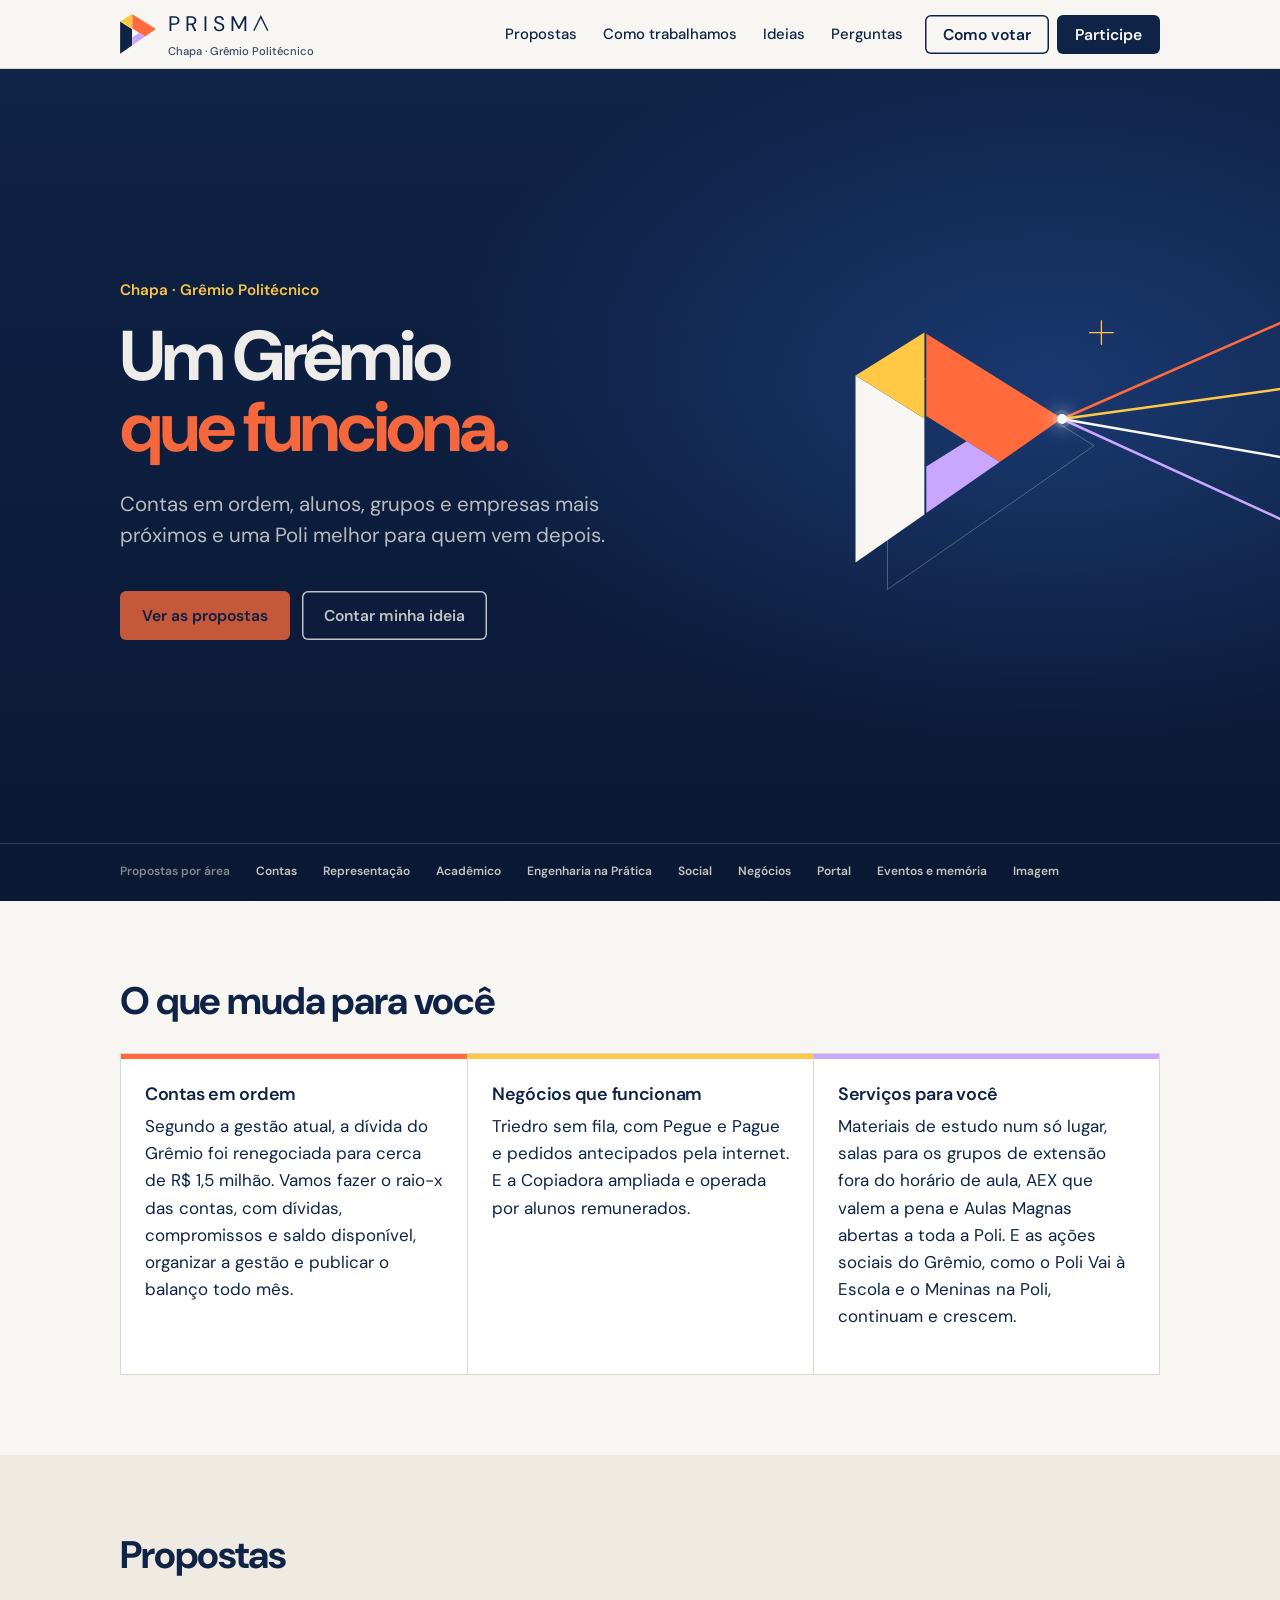
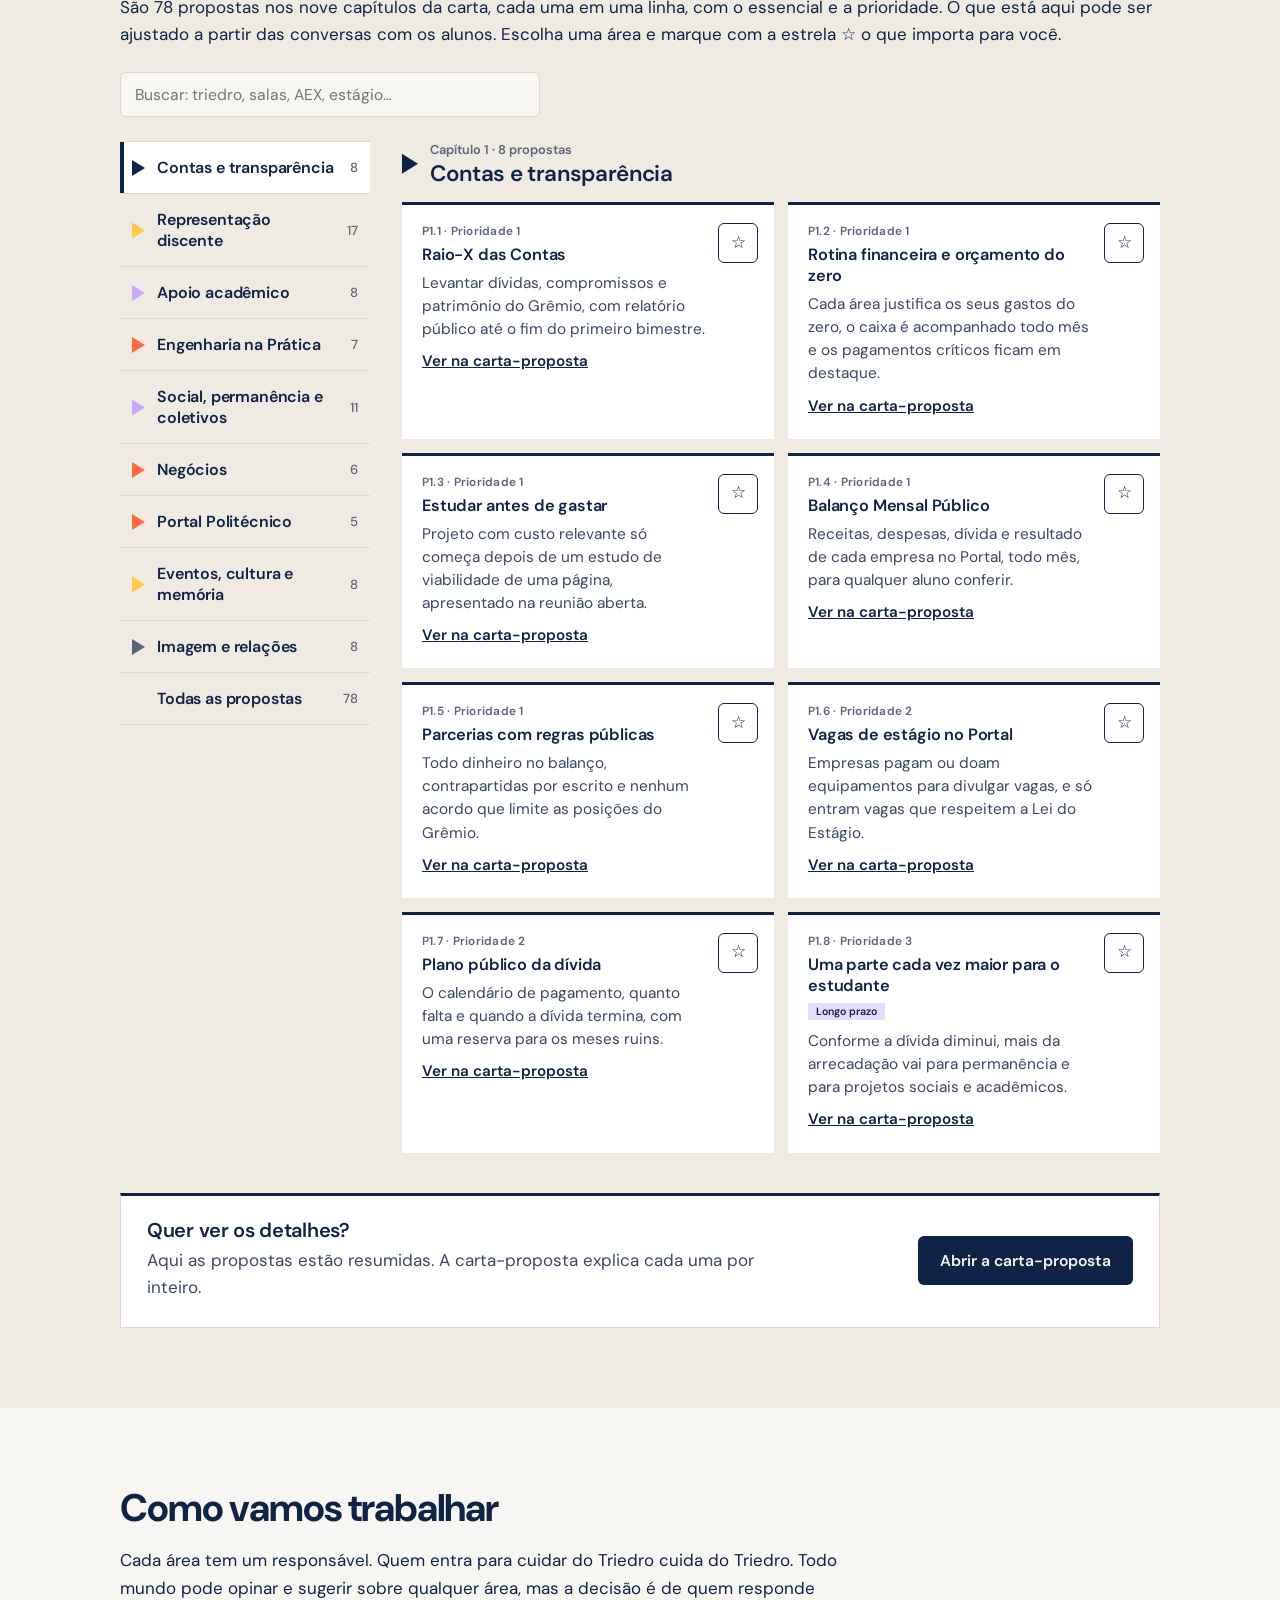
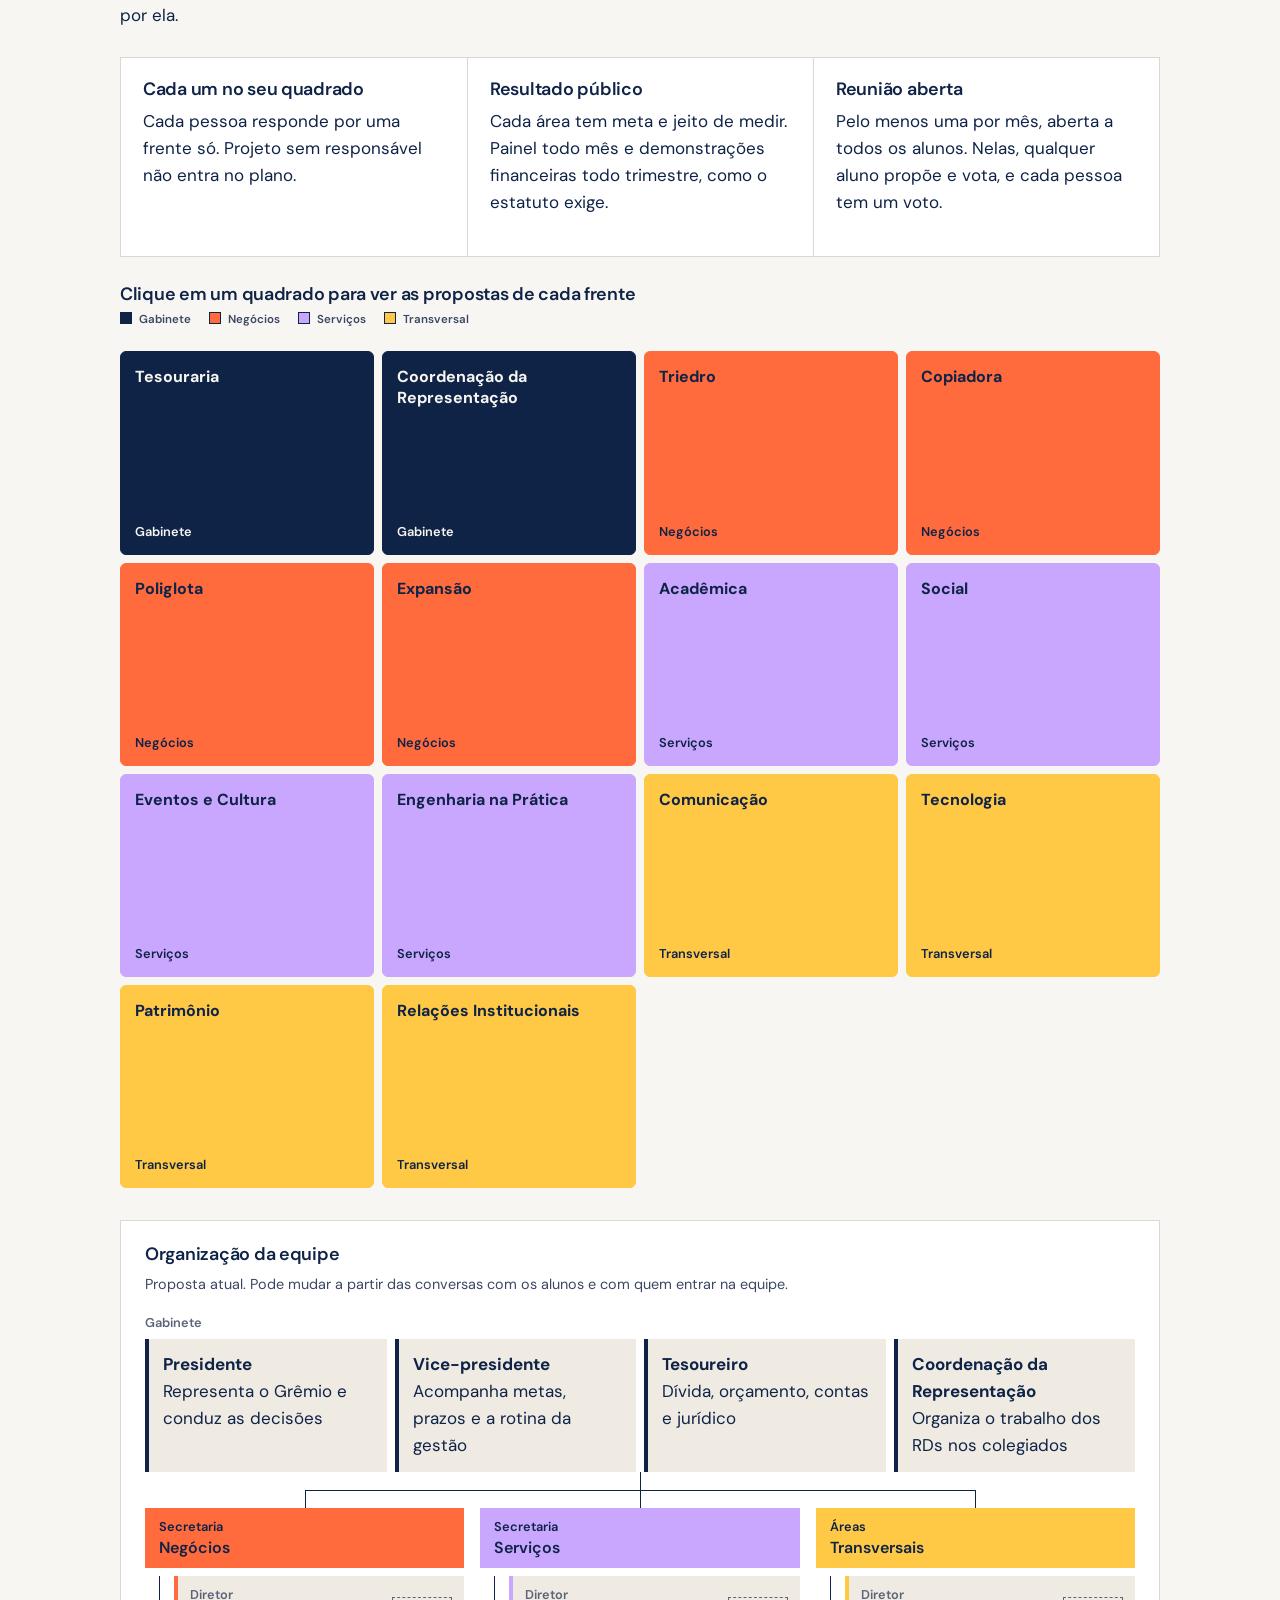
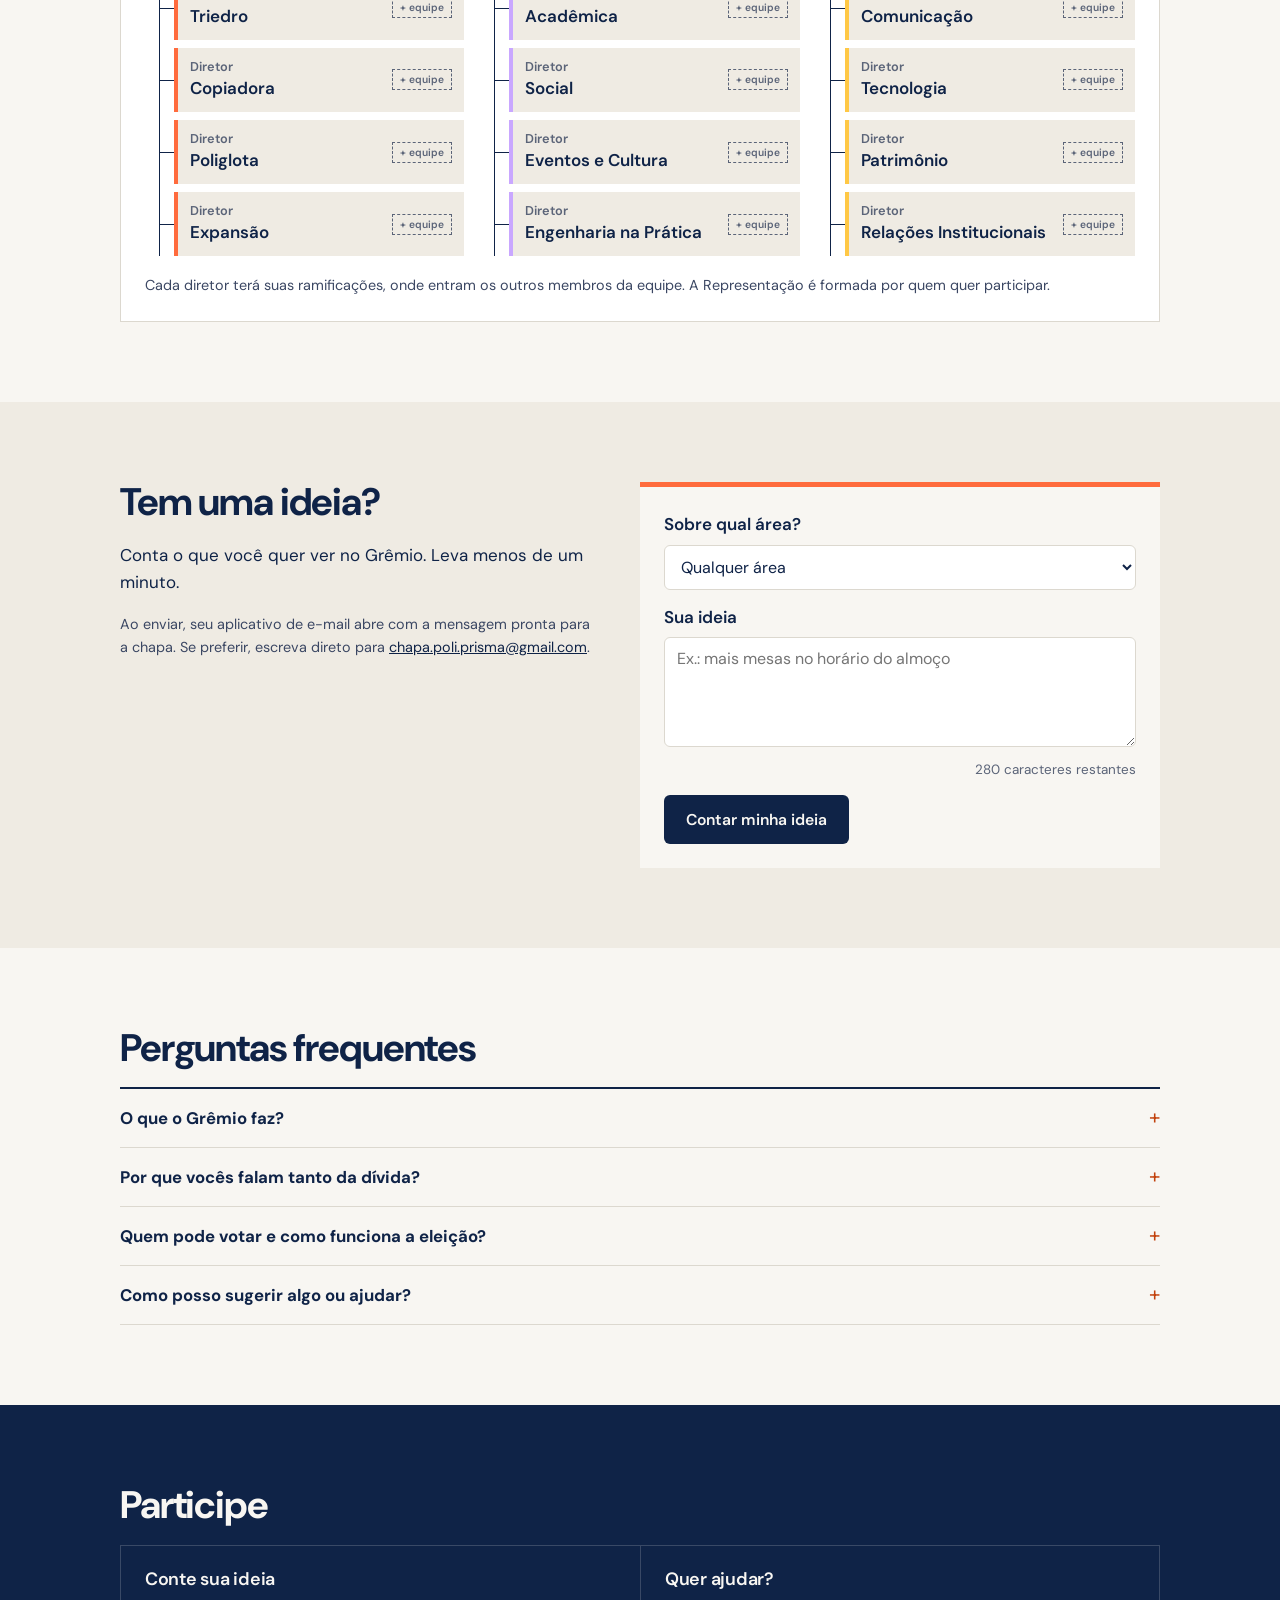
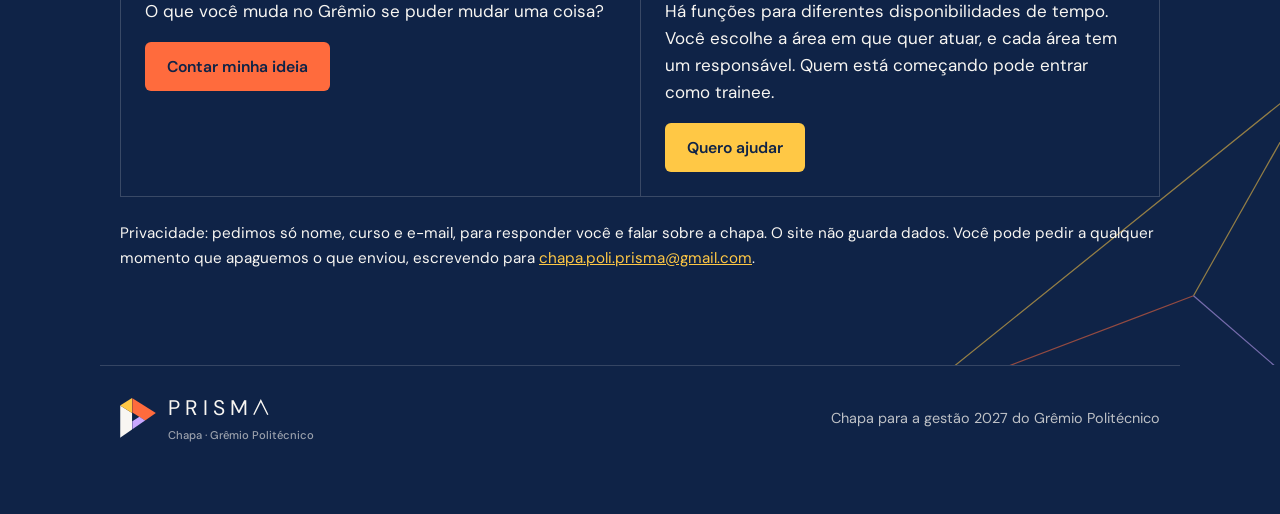
<file: index.html>
<!doctype html>
<html lang="pt-BR" class="feixe">
<head>
<meta charset="utf-8">
<meta name="viewport" content="width=device-width,initial-scale=1">
<meta name="robots" content="noindex">
<meta name="theme-color" content="#0F1F3D">
<title>Prisma — Um Grêmio que funciona</title>
<link rel="icon" href="data:image/svg+xml,%3Csvg xmlns='http://www.w3.org/2000/svg' viewBox='0 0 100 100'%3E%3Crect width='100' height='100' rx='20' fill='%230F1F3D'/%3E%3Cg transform='translate(22 17) scale(.7)'%3E%3Cpolygon points='0,17.5 28,35 28,74 0,93.5' fill='%23F8F5F0'/%3E%3Cpolygon points='0,17.5 28,0 28,35' fill='%23F4BE5A'/%3E%3Cpolygon points='28.8,.5 84,35 58.65,52.66 28.8,34' fill='%23EC7042'/%3E%3Cpolygon points='28.8,54.5 45.2,44.25 58.65,52.66 28.8,73.44' fill='%23B292F5'/%3E%3C/g%3E%3C/svg%3E">
<link rel="preconnect" href="https://fonts.googleapis.com">
<link rel="preconnect" href="https://fonts.gstatic.com" crossorigin>
<link href="https://fonts.googleapis.com/css2?family=Sora:wght@300;400;600;700&family=Inter:wght@400;500;600;700&display=swap" rel="stylesheet">
<style>
/* Identidade Prisma — paleta e tipografia da prancha de marca */
:root{
  --navy:#0F1F3D;   /* Azul Poli: base e texto */
  --paper:#F8F5F0;  /* fundo */
  --ink-neg:#F8F5F0;/* face clara do símbolo / texto sobre azul */
  --orange:#EC7042; /* Laranja Energia */
  --yellow:#F4BE5A; /* Amarelo Ideias */
  --lilac:#B292F5;  /* Lilás Pessoas */
  --orange-d:#B94A1F;/* laranja escuro: hover, foco e texto */
  --paper2:#EFEAE2; /* fundo alternado */
  --ink2:#3B4763;   /* texto secundário */
  --ink3:#5C6680;
  --line:#DAD4C9;
  --r:2px;
  --fh:Sora,system-ui,sans-serif;   /* títulos */
  --fb:Inter,system-ui,sans-serif;  /* apoio */
  --fm:Inter,system-ui,sans-serif;  /* rótulos: caixa alta espaçada */
}
*{box-sizing:border-box}
[hidden]{display:none!important}
html{scroll-behavior:smooth;scroll-padding-top:80px}
@media (prefers-reduced-motion:reduce){html{scroll-behavior:auto}*{animation:none!important;transition:none!important}}
body{margin:0;font:400 17px/1.6 var(--fb);color:var(--navy);background:var(--paper);-webkit-font-smoothing:antialiased}
h1,h2,h3{font-family:var(--fh);line-height:1.05;margin:0 0 .5em}
h1,h2{font-weight:700;letter-spacing:-.02em}
h1{font-weight:300} h1 .hl{font-weight:700}
h1{font-size:clamp(2.4rem,6.2vw,4.4rem)} h2{font-size:clamp(1.7rem,4vw,2.4rem)}
h3{font-size:1.12rem;font-weight:600;letter-spacing:-.01em}
p{margin:0 0 1em} a{color:var(--navy)} a:hover{color:var(--orange-d)}
:focus-visible{outline:2px solid var(--orange-d);outline-offset:3px}
.wrap{max-width:1080px;margin:0 auto;padding:0 20px}
section{padding:80px 0}
.sr{position:absolute;left:-9999px}
a.sr:focus{left:12px;top:12px;z-index:40;background:var(--navy);color:var(--ink-neg);padding:10px 14px}
.mono,.eyebrow{font-family:var(--fm);font-weight:500;font-size:.75rem;letter-spacing:.14em;text-transform:uppercase}
.eyebrow{display:block;color:var(--yellow);margin-bottom:18px}
.hl{color:var(--orange)}

/* ornamento: o prisma em linhas finas (Participe) */
.facets{display:block;height:auto;pointer-events:none}
.facets.lines *{fill:none;stroke-width:1.25;vector-effect:non-scaling-stroke}

/* número de seção (só visual, em mono) */
main{counter-reset:sec}
main > section:not(.hero) h2:first-child::before{counter-increment:sec;content:counter(sec,decimal-leading-zero);display:inline-block;vertical-align:.4em;margin-right:14px;padding:4px 8px;font:500 .8rem var(--fm);letter-spacing:.06em;background:var(--navy);color:var(--ink-neg)}
#participe h2:first-child::before{background:var(--orange);color:var(--navy)}


/* marca: símbolo + logotipo PRISMA */
.logo{display:block;flex:none;overflow:visible}
/* hover: as facetas se abrem como luz saindo do prisma */
.logo polygon,.hero .mark polygon{transition:transform .38s cubic-bezier(.2,.8,.2,1)}
.brand:hover .logo .f-y,.brand:focus-visible .logo .f-y,.hero .mark:hover .f-y{transform:translate(-3px,-5px)}
.brand:hover .logo .f-o,.brand:focus-visible .logo .f-o,.hero .mark:hover .f-o{transform:translate(9px,-3px);transition-delay:.04s}
.brand:hover .logo .f-l,.brand:focus-visible .logo .f-l,.hero .mark:hover .f-l{transform:translate(6px,7px);transition-delay:.08s}
.brand .name{transition:letter-spacing .38s cubic-bezier(.2,.8,.2,1)}
header .brand:hover .name,header .brand:focus-visible .name{letter-spacing:.3em}
.brand{display:flex;align-items:center;gap:12px;text-decoration:none;color:var(--navy);line-height:1}
.brand:hover{color:var(--navy)}
.brand .name{display:block;font:300 1.32rem var(--fh);letter-spacing:.24em;white-space:nowrap}
.brand .lam{display:inline-block;width:.74em;height:.7em;overflow:visible}
.brand .sub{display:block;font:500 .58rem var(--fm);letter-spacing:.13em;margin-top:6px;color:var(--ink2);white-space:nowrap}

/* header */
header.top{position:sticky;top:0;z-index:20;background:rgba(248,245,240,.94);backdrop-filter:blur(8px);border-bottom:1px solid var(--line)}
.bar{display:flex;align-items:center;gap:20px;height:68px}
nav{margin-left:auto;display:flex;gap:2px;align-items:center}
nav a{color:var(--navy);text-decoration:none;padding:8px 12px;font:500 .93rem var(--fb)}
nav a:hover,nav a[aria-current]{color:var(--navy);box-shadow:inset 0 -3px 0 var(--orange)}
nav .btn[aria-current]{box-shadow:none}
.btn{display:inline-block;border:0;cursor:pointer;font:600 .98rem var(--fb);padding:14px 22px;border-radius:var(--r);text-decoration:none;background:var(--navy);color:var(--ink-neg);transition:transform .15s,filter .15s}
.btn:hover{color:var(--ink-neg);transform:translateY(-1px);filter:brightness(1.15)}
.btn.orange{background:var(--orange);color:var(--navy)} .btn.orange:hover{color:var(--navy);filter:brightness(1.05)}
.btn.alt{background:var(--yellow);color:var(--navy)} .btn.alt:hover{color:var(--navy);filter:brightness(1.05)}
.btn.ghost{background:transparent;box-shadow:inset 0 0 0 1.5px currentColor;color:var(--navy)}
nav .btn{padding:9px 18px;margin-left:8px}
nav .btn:hover{box-shadow:none}
nav .btn.ghost,nav .btn.ghost:hover{color:var(--navy);box-shadow:inset 0 0 0 1.5px var(--navy)}
nav .btn.ghost:hover{background:#fff;filter:none}
nav .btn + .btn{margin-left:6px}
.menu{display:none;margin-left:auto;background:none;border:1.5px solid var(--navy);border-radius:var(--r);padding:6px 14px;font:500 .8rem var(--fm);letter-spacing:.12em;text-transform:uppercase;color:var(--navy)}
@media(max-width:900px){
  .menu{display:block}
  nav{display:none;position:absolute;top:68px;left:0;right:0;background:var(--paper);flex-direction:column;align-items:stretch;padding:12px 20px 20px;border-bottom:1px solid var(--line)}
  nav.open{display:flex} nav a{padding:12px} nav .btn{margin:8px 0 0;text-align:center}
  nav a:hover,nav a[aria-current]{box-shadow:inset 3px 0 0 var(--orange)} nav .btn:hover{box-shadow:none} nav .btn + .btn{margin-left:0}
}

/* hero — versão negativa (azul); o único ornamento é o contorno fino atrás do símbolo */
.hero{background:var(--navy);color:var(--ink-neg);padding:0;overflow:hidden;position:relative;display:flex;flex-direction:column;
  min-height:max(560px,calc(100vh - 68px));min-height:max(560px,calc(100svh - 68px))}
.hero-in{position:relative;z-index:1;flex:1;width:100%;display:grid;grid-template-columns:minmax(0,1.25fr) minmax(0,.75fr);align-items:center;gap:56px;padding-top:56px;padding-bottom:56px}
.hero h1{margin-bottom:.35em}
.hero .hl{white-space:nowrap}
.hero p.lead{font-size:clamp(1.1rem,1.6vw,1.28rem);line-height:1.55;max-width:36ch;color:rgba(248,245,240,.8);text-wrap:pretty;margin-bottom:0}
.hero .cta{display:flex;gap:12px;flex-wrap:wrap;margin-top:36px}
.hero .btn.ghost{color:var(--ink-neg)}
.hero .mark{display:block;width:100%;max-width:300px;height:auto;aspect-ratio:122/124;justify-self:center;overflow:visible;--logo-ink:var(--ink-neg)}
.hero .mark .echo{fill:none;stroke:rgba(248,245,240,.28);stroke-width:1;vector-effect:non-scaling-stroke}
.hero .mark .tick{fill:none;stroke:var(--yellow);stroke-width:1.25;vector-effect:non-scaling-stroke}
.hero-foot{position:relative;z-index:1;border-top:1px solid rgba(248,245,240,.16)}
.hero-foot .wrap{display:flex;flex-wrap:wrap;align-items:center;gap:4px 26px;padding-top:12px;padding-bottom:14px;color:rgba(248,245,240,.5)}
.hero-foot a{color:rgba(248,245,240,.78);text-decoration:none;padding:6px 0}
.hero-foot a:hover,.hero-foot a:focus-visible{color:var(--ink-neg);box-shadow:inset 0 -2px 0 var(--orange)}
@media(max-width:900px){
  .hero-in{grid-template-columns:1fr;gap:0;padding-top:40px}
  .hero .mark{order:-1;width:120px;justify-self:start;margin:0 0 28px -10px}
  .hero-foot .wrap{gap:0 18px}
}

/* cards 3 */
.three{display:grid;grid-template-columns:repeat(3,1fr);gap:0;margin-top:32px;background:#fff;border:1px solid var(--line)}
@media(max-width:820px){.three{grid-template-columns:1fr}}
.pillar{padding:26px 24px;border-top:5px solid var(--orange)}
.pillar + .pillar{border-left:1px solid var(--line)}
@media(max-width:820px){.pillar + .pillar{border-left:0;box-shadow:0 -1px 0 var(--line)}}
.pillar:nth-child(2){border-top-color:var(--yellow)} .pillar:nth-child(3){border-top-color:var(--lilac)}
.pillar h3{margin-bottom:.5em}

/* propostas: áreas em abas (uma por vez) e cada proposta em seu cartão */
#propostas{background:var(--paper2)}
.tools{margin:24px 0}
.search{width:100%;max-width:420px;padding:11px 14px;border-radius:var(--r);border:1.5px solid var(--line);font:400 .98rem var(--fb);background:var(--paper);color:var(--navy)}
[data-a=rds]{--c:var(--yellow)} [data-a=academico]{--c:var(--lilac)} [data-a=engenharia]{--c:var(--orange)} [data-a=social]{--c:var(--lilac)} [data-a=portal]{--c:var(--orange)} [data-a=eventos]{--c:var(--yellow)} [data-a=imagem]{--c:var(--ink3)} [data-a=contas]{--c:var(--navy)} [data-a=negocios]{--c:var(--orange)} [data-a=servicos]{--c:var(--lilac)} [data-a=apoio]{--c:var(--yellow)} [data-a=memoria]{--c:var(--orange-d)}
.tri{flex:none;width:13px;height:16px;background:var(--c,var(--navy));clip-path:polygon(0 0,100% 50%,0 100%)}
.pview{display:grid;grid-template-columns:250px minmax(0,1fr);gap:32px;align-items:start}
.ptabs{position:sticky;top:88px;display:flex;flex-direction:column;border-top:1px solid var(--line)}
.ptab{display:flex;align-items:center;gap:12px;width:100%;padding:15px 12px;border:0;border-bottom:1px solid var(--line);border-radius:0;background:none;text-align:left;font:600 1rem var(--fh);letter-spacing:-.01em;color:var(--navy);cursor:pointer}
.ptab:hover{background:rgba(255,255,255,.55)}
.ptab[aria-selected=true]{background:#fff;box-shadow:inset 4px 0 0 var(--c,var(--navy))}
.ptab .ct{margin-left:auto;font:500 .82rem var(--fb);letter-spacing:0;color:var(--ink3)}
.ptab.all .nm{padding-left:25px}
.ptab:focus-visible{outline-offset:-3px}
.ppanel:focus{outline:none}
.pgroup + .pgroup{margin-top:44px}
.ph{display:flex;align-items:center;gap:12px;margin-bottom:16px}
.ph .tri{width:16px;height:20px}
.ph h3{margin:0;font-size:1.4rem}
.ph small{display:block;font:500 .68rem var(--fm);letter-spacing:.14em;text-transform:uppercase;color:var(--ink3);margin-bottom:4px}
.props{list-style:none;margin:0;padding:0;display:grid;grid-template-columns:repeat(2,minmax(0,1fr));gap:14px}
.props mark{background:#FBE3A8;color:inherit;padding:0 1px}
.props li{display:flex;gap:12px;align-items:flex-start;padding:18px 16px 20px 20px;background:#fff;border-top:3px solid var(--c)}
.props li>div{flex:1;min-width:0}
.props .pm{display:block;margin-bottom:5px;font:600 .74rem var(--fb);letter-spacing:.02em;color:var(--ink3)}
.props b{display:block;font:600 1.02rem/1.3 var(--fh);letter-spacing:-.01em}
.props p{margin:7px 0 0;color:var(--ink2);font-size:.96rem;line-height:1.5}
.plink{display:inline-block;margin-top:8px;font-weight:600;font-size:.95rem}
.lp{display:inline-block;margin:7px 0 0;padding:2px 8px;background:#E6DCFD;font:500 .66rem var(--fm);letter-spacing:.16em;text-transform:uppercase}
.fav{flex:none;border:1.5px solid var(--navy);background:transparent;border-radius:var(--r);width:40px;height:40px;font-size:1.05rem;line-height:1;cursor:pointer;color:var(--navy)}
.fav[aria-pressed=true]{background:var(--orange);border-color:var(--orange)}
.empty{padding:24px;background:#fff;color:var(--ink2)}
/* cartão que abre a carta-proposta */
.props li[data-c]{cursor:pointer}
/* chamada para a carta-proposta, no fim das propostas */
.carta{display:flex;flex-wrap:wrap;align-items:center;justify-content:space-between;gap:16px 40px;margin-top:40px;padding:24px 26px 26px;background:#fff;border:1px solid var(--line);border-top:3px solid var(--navy)}
.carta h3{margin:0 0 6px;font-size:1.25rem}
.carta p{margin:0;max-width:52ch;color:var(--ink2)}
.found{margin:-10px 0 14px;font-size:.92rem;color:var(--ink2)}
.found:empty{display:none}
.lk{background:none;border:0;padding:0;font:inherit;color:var(--navy);text-decoration:underline;cursor:pointer}
.lk:hover{color:var(--orange-d)}
@media(max-width:820px){
  .pview{grid-template-columns:minmax(0,1fr);gap:16px}
  /* no celular as abas viram uma faixa que rola de lado e acompanha a leitura */
  .ptabs{top:68px;z-index:5;flex-direction:row;gap:8px;overflow-x:auto;margin:0 -20px;padding:10px 20px;background:var(--paper2);border-top:0;scrollbar-width:none}
  .ptabs::-webkit-scrollbar{display:none}
  .ptab{flex:none;width:auto;gap:8px;padding:10px 14px;border:1.5px solid var(--navy);font-size:.92rem;white-space:nowrap}
  .ptab[aria-selected=true]{background:var(--navy);color:var(--ink-neg);box-shadow:none}
  .ptab[aria-selected=true] .ct{color:rgba(248,245,240,.7)}
  .ptab[aria-selected=true] .tri{display:none}
  .ptab .ct{margin-left:2px}
  .ptab.all .nm{padding-left:0}
  .props{grid-template-columns:minmax(0,1fr)}
}

/* quadrados */
#como{background:var(--paper)}
.sq{display:grid;grid-template-columns:repeat(4,1fr);gap:8px;margin:24px 0}
@media(max-width:820px){.sq{grid-template-columns:repeat(2,1fr)}}
.sq a,.sq div{aspect-ratio:1.25;border-radius:var(--r);padding:14px;display:flex;flex-direction:column;justify-content:space-between;text-decoration:none;color:var(--navy);font:700 1rem var(--fh);background:#fff;border:1.5px solid var(--navy);transition:transform .15s,box-shadow .15s}
.sq .g{background:var(--navy);border-color:var(--navy);color:var(--ink-neg)} .sq .g:hover{color:var(--ink-neg)} .sq .n{background:var(--orange);border-color:var(--orange)} .sq .s{background:var(--lilac);border-color:var(--lilac)} .sq .a{background:var(--yellow);border-color:var(--yellow)}
.sq small{font:500 .66rem var(--fm);letter-spacing:.14em;text-transform:uppercase}
.sq a:hover{transform:translate(-3px,-3px);box-shadow:3px 3px 0 var(--navy);color:var(--navy)}
.leg{display:flex;gap:18px;flex-wrap:wrap;font:500 .72rem var(--fm);letter-spacing:.12em;text-transform:uppercase;margin-bottom:8px;color:var(--ink2)}
.leg i{display:inline-block;width:12px;height:12px;border:1px solid var(--navy);margin-right:7px;vertical-align:-1px}
.org{background:#fff;border:1px solid var(--line);padding:24px;margin-top:32px;position:relative}
.top3{display:grid;grid-template-columns:repeat(4,1fr);gap:8px}
@media(max-width:820px){.top3{grid-template-columns:1fr}}
.top3 div{background:var(--paper2);border-left:4px solid var(--navy);padding:12px 14px}
.top3 b{display:block;font-family:var(--fh);font-weight:700}
/* organograma: Gabinete no topo, três secretarias e, em cada diretoria, a ramificação da equipe */
.tier{display:block;font:500 .68rem var(--fm);letter-spacing:.16em;text-transform:uppercase;color:var(--ink3);margin:18px 0 8px}
.secs{display:grid;grid-template-columns:repeat(3,1fr);gap:16px;position:relative;margin-top:36px}
.secs::before{content:"";position:absolute;left:50%;top:-36px;height:18px;border-left:1.5px solid var(--navy)}
.secs::after{content:"";position:absolute;top:-18px;left:calc((100% - 32px)/6);right:calc((100% - 32px)/6);border-top:1.5px solid var(--navy)}
.sec{position:relative}
.sec::before{content:"";position:absolute;left:50%;top:-18px;height:18px;border-left:1.5px solid var(--navy)}
.sec h4{margin:0;padding:10px 14px;font:600 1rem var(--fh);background:var(--c);color:var(--navy)}
.sec h4 small{display:block;font:500 .64rem var(--fm);letter-spacing:.16em;text-transform:uppercase;margin-bottom:2px}
.sec.n{--c:var(--orange)} .sec.s{--c:var(--lilac)} .sec.a{--c:var(--yellow)}
.sec ul{list-style:none;margin:0 0 0 14px;padding:0;border-left:1.5px solid var(--navy)}
.sec li{position:relative;display:flex;align-items:center;gap:8px;flex-wrap:wrap;margin:8px 0 0 14px;padding:10px 12px;background:var(--paper2);border-left:4px solid var(--c)}
.sec li::before{content:"";position:absolute;left:-18px;top:50%;width:14px;border-top:1.5px solid var(--navy)}
.sec li span{flex:1;min-width:8ch}
.sec li small{display:block;font:500 .64rem var(--fm);letter-spacing:.16em;text-transform:uppercase;color:var(--ink3)}
.sec li b{font-family:var(--fh);font-weight:600}
.sec li i{flex:none;font:500 .64rem var(--fm);font-style:normal;letter-spacing:.12em;text-transform:uppercase;color:var(--ink3);border:1.5px dashed var(--ink3);padding:3px 7px}
@media(max-width:820px){
  .secs{grid-template-columns:1fr;margin-top:20px}
  .secs::before,.secs::after,.sec::before{display:none}
}
.rules{display:grid;grid-template-columns:repeat(3,1fr);gap:0;margin:28px 0;border:1px solid var(--line);background:#fff}
@media(max-width:820px){.rules{grid-template-columns:1fr}}
.rules div{padding:22px}
.rules div + div{border-left:1px solid var(--line)}
@media(max-width:820px){.rules div + div{border-left:0;border-top:1px solid var(--line)}}

/* ideias */
#ideias{background:var(--paper2)}
.ideas{display:grid;grid-template-columns:1fr 1.1fr;gap:48px;align-items:start}
@media(max-width:820px){.ideas{grid-template-columns:1fr}}
form.f{background:var(--paper);border-top:5px solid var(--orange);padding:24px}
label{display:block;font-weight:600;margin:0 0 6px}
textarea,select{width:100%;padding:10px 12px;border:1.5px solid var(--line);border-radius:var(--r);font:400 1rem var(--fb);margin-bottom:14px;background:#fff;color:var(--navy)}
textarea:focus,select:focus,.search:focus{outline:2px solid var(--orange-d);outline-offset:0;border-color:var(--navy)}
textarea{min-height:110px;resize:vertical}
#txt{margin-bottom:4px}
.left{margin:0 0 14px;text-align:right;font-size:.84rem;color:var(--ink3)}
.left.low{color:var(--orange-d);font-weight:600}
.sent{margin:12px 0 0;font-weight:600;color:var(--navy)}
.hint{font-size:.9rem;color:var(--ink2)}

/* faq */
#faq{background:var(--paper)}
details{border-bottom:1px solid var(--line);padding:18px 0}
details:first-child{border-top:2px solid var(--navy)}
summary{cursor:pointer;font:700 1.05rem var(--fh);list-style:none;display:flex;justify-content:space-between;gap:12px}
summary::-webkit-details-marker{display:none}
summary::after{content:"+";font:400 1.3rem/1 var(--fm);color:var(--orange-d)}
details[open] summary::after{content:"–"}
details p{margin:12px 0 0;max-width:70ch}

/* participe */
#participe{background:var(--navy);color:var(--ink-neg);position:relative;overflow:hidden}
#participe .wrap{position:relative;z-index:1}
#participe .facets{position:absolute;right:-40px;bottom:-40px;width:min(460px,80vw);z-index:0;opacity:.55}
@media(max-width:900px){#participe .facets{opacity:.3}}
#participe a{color:var(--yellow)}
#participe .btn{color:var(--navy)}
.two{display:grid;grid-template-columns:1fr 1fr;gap:0;border:1px solid rgba(248,245,240,.18);background:var(--navy)}
@media(max-width:820px){.two{grid-template-columns:1fr}}
.two div{padding:24px}
.two div + div{border-left:1px solid rgba(248,245,240,.18)}
@media(max-width:820px){.two div + div{border-left:0;border-top:1px solid rgba(248,245,240,.18)}}
footer{background:var(--navy);color:rgba(248,245,240,.75);padding:0 0 72px;font-size:.9rem}
footer .wrap{border-top:1px solid rgba(248,245,240,.16);padding-top:28px;display:flex;gap:16px 28px;flex-wrap:wrap;justify-content:space-between;align-items:center}
footer .brand{color:var(--ink-neg);--logo-ink:var(--ink-neg)}
footer .brand:hover{color:var(--ink-neg)}
footer .brand .sub{color:rgba(248,245,240,.6)}
.foot-meta{display:flex;flex-direction:column;gap:4px;text-align:right}
@media(max-width:700px){.foot-meta{text-align:left}}

/* pop-up "Quero ajudar": cresce a partir do botão e convida a falar com a chapa */
.pop{width:calc(100% - 32px);max-width:440px;max-height:calc(100vh - 32px);overflow:auto;padding:0;border:0;border-top:5px solid var(--yellow);background:var(--paper);color:var(--navy);box-shadow:0 24px 60px rgba(15,31,61,.35)}
.pop::backdrop{background:rgba(15,31,61,.6)}
.pop-in{position:relative;padding:28px 26px 26px}
.pop h3{margin:0 44px .5em 0;font-size:1.45rem}
.pop p{margin:0 0 18px;color:var(--ink2)}
.pop-x{position:absolute;top:14px;right:14px;width:40px;height:40px;border:1.5px solid var(--navy);border-radius:var(--r);background:none;color:var(--navy);font:400 1.4rem/1 var(--fb);cursor:pointer}
.pop-x:hover{background:#fff}
.pop-l{list-style:none;margin:0;padding:0;display:grid;gap:8px}
.pop-l a{display:block;padding:12px 16px;background:#fff;border-left:4px solid var(--c,var(--navy));text-decoration:none;color:var(--navy);transition:transform .15s}
.pop-l a:hover{color:var(--navy);transform:translateX(4px)}
.pop-l small{display:block;font:500 .64rem var(--fm);letter-spacing:.16em;text-transform:uppercase;color:var(--ink3);margin-bottom:2px}
.pop-l b{display:block;font:600 1.02rem var(--fh);letter-spacing:-.01em;overflow-wrap:anywhere}
.pop-l span{font-size:.95rem;color:var(--ink2)}
/* pop-up "Como votar" */
.pop.vote{max-width:540px;border-top-color:var(--orange)}
.pop-d{margin:0 0 16px}
.pop-d div{display:grid;grid-template-columns:96px minmax(0,1fr);gap:14px;padding:12px 0;border-top:1px solid var(--line)}
.pop-d dt{padding-top:3px;font:500 .66rem var(--fm);letter-spacing:.16em;text-transform:uppercase;color:var(--ink3)}
.pop-d dd{margin:0}
.pop-d b{font-family:var(--fh);font-weight:600}
.pop .hint{margin:0;font-size:.9rem}
@media(max-width:480px){.pop-d div{grid-template-columns:minmax(0,1fr);gap:2px}}
@keyframes popIn{from{opacity:0;transform:translate(var(--px,0),var(--py,24px)) scale(.2)}to{opacity:1;transform:none}}
@keyframes popOut{to{opacity:0;transform:translate(var(--px,0),var(--py,24px)) scale(.2)}}
@keyframes popBg{from{opacity:0}to{opacity:1}}
@keyframes popBgOut{to{opacity:0}}
.pop[open]{animation:popIn .34s cubic-bezier(.2,.8,.2,1) both}
.pop[open]::backdrop{animation:popBg .25s ease both}
.pop.out{animation:popOut .2s ease both}
.pop.out::backdrop{animation:popBgOut .2s ease both}

/* carta-proposta aberta: o site vira um índice ao lado do PDF */
body.cv-open{overflow:hidden}
body.cv-open>.pill,body.cv-open>a.sr{display:none!important}
/* entrada e saída animadas (em cartaOpen/cartaClose, no script): a carta sobe do cartão em que a pessoa clicou e cresce
   até ocupar a tela; o site recua e some; o índice desliza para o lugar dele e os tópicos entram em sequência.
   O site fica só invisível (não sai do lugar), então ao sair ele volta exatamente onde estava. */
header.top,main,footer{transition:transform .56s cubic-bezier(.2,0,0,1),opacity .34s ease,visibility 0s}
body.cv-open>header.top,body.cv-open>main,body.cv-open>footer{transform:translateX(-36px) scale(.94);opacity:0;visibility:hidden;pointer-events:none;
  transition:transform .56s cubic-bezier(.2,0,0,1),opacity .34s ease,visibility 0s .56s}
/* moldura com sombra que acompanha a borda da carta enquanto ela cresce */
.cv-frame{grid-column:2;grid-row:1;transform-origin:0 0;pointer-events:none;opacity:0;box-shadow:0 30px 90px rgba(15,31,61,.5),0 2px 12px rgba(15,31,61,.3)}
.cv{position:fixed;inset:0;z-index:50;display:grid;grid-template-columns:300px minmax(0,1fr)}
.cv[hidden]{display:none}
.cv-side{grid-column:1;grid-row:1;position:relative;z-index:2;display:flex;flex-direction:column;min-height:0;background:var(--navy);color:var(--ink-neg)}
.cv-top{padding:14px 16px}
.cv-exit{display:inline-flex;align-items:center;gap:9px;padding:9px 14px 9px 13px;border:1.5px solid rgba(248,245,240,.5);border-radius:var(--r);background:none;color:var(--ink-neg);font:600 .92rem var(--fb);cursor:pointer}
.cv-exit::before{content:"";width:7px;height:7px;border:solid currentColor;border-width:0 0 2px 2px;transform:rotate(45deg)}
.cv-exit:hover{background:rgba(248,245,240,.1)}
.cv-exit:focus-visible,.cv-list button:focus-visible{outline-color:var(--yellow)}
.cv-tt{padding:8px 20px 16px;font:300 1.5rem/1.15 var(--fh);letter-spacing:-.01em}
.cv-tog{display:none}
.cv-tog::before{transform:rotate(-45deg);margin-top:-4px}
.cv-list{flex:1;min-height:0;overflow-y:auto;list-style:none;margin:0;padding:6px 0 12px;border-top:1px solid rgba(248,245,240,.16)}
.cv-list button{display:block;width:100%;padding:12px 20px 12px 17px;border:0;border-left:3px solid transparent;background:none;text-align:left;font:500 .98rem/1.35 var(--fb);color:rgba(248,245,240,.82);cursor:pointer}
.cv-list button{display:flex;gap:10px}
.cv-list .num{flex:none;min-width:1.7em;color:var(--orange);font-weight:600}
.cv-list button.n2{padding-left:34px;font-size:.92rem}
.cv-list button:hover{background:rgba(248,245,240,.07);color:var(--ink-neg)}
.cv-list button[aria-current]{border-left-color:var(--orange);background:rgba(248,245,240,.09);color:var(--ink-neg);font-weight:600}
.cv-list button:focus-visible{outline-offset:-3px}
.cv-dl{padding:14px 20px;border-top:1px solid rgba(248,245,240,.16);font-size:.9rem}
.cv-dl a{color:var(--yellow)}
/* botão discreto: o mesmo botão do site, contornado e menor, para não competir com o índice */
.cv-dl .btn-discreto{display:inline-flex;align-items:center;gap:8px;padding:8px 14px;font-size:.88rem;background:transparent;color:var(--ink-neg);border:1px solid rgba(248,245,240,.35)}
.cv-dl .btn-discreto:hover,.cv-dl .btn-discreto:focus-visible{color:var(--yellow);border-color:var(--yellow);filter:none}
.cv-doc{grid-column:2;grid-row:1;position:relative;overflow-y:auto;padding:24px 24px 64px;background:var(--paper2);scroll-behavior:smooth}
@media (prefers-reduced-motion:reduce){.cv-doc{scroll-behavior:auto}}
.cv-page{position:relative;max-width:880px;margin:0 auto 16px;background:#fff}
.cv-page canvas{display:block;width:100%;height:100%;opacity:0;transition:opacity .35s ease}
.cv-page canvas.on{opacity:1}
/* marca onde o tópico começa: fica por cima da página, o PDF não é alterado */
.cv-mark{position:absolute;height:3px;background:var(--orange);pointer-events:none;animation:markIn .55s cubic-bezier(.2,0,0,1) .18s both}
@keyframes markIn{from{width:0}}
@keyframes markTri{from{opacity:0;transform:translateX(-10px)}}
.cv-mark::before{content:"";position:absolute;right:100%;top:-12px;margin-right:6px;width:11px;height:14px;background:var(--orange);clip-path:polygon(0 0,100% 50%,0 100%);animation:markTri .3s ease .1s both}
.cv-status{max-width:880px;margin:48px auto;text-align:center;color:var(--ink2)}
@media(max-width:820px){
  .cv{grid-template-columns:minmax(0,1fr);grid-template-rows:auto minmax(0,1fr)}
  body.cv-open>header.top,body.cv-open>main,body.cv-open>footer{transform:scale(.95)}
  .cv-doc,.cv-frame{grid-column:1;grid-row:2}
  .cv-side{flex-direction:row;flex-wrap:wrap;align-items:center}
  .cv-top{flex:none;padding:10px 12px}
  .cv-tt{flex:1;min-width:0;padding:0;font-size:1.05rem;font-weight:400;white-space:nowrap;overflow:hidden;text-overflow:ellipsis}
  .cv-tog{display:inline-flex;margin-right:12px}
  .cv-list,.cv-dl{display:none}
  .cv-side.open .cv-list{display:block;position:absolute;top:100%;left:0;right:0;max-height:70vh;background:var(--navy);box-shadow:0 14px 24px rgba(0,0,0,.3)}
  .cv-doc{padding:10px 8px 48px}
}

/* dev bar */
.pill{position:fixed;right:12px;bottom:12px;z-index:30;background:var(--orange);color:var(--navy);padding:10px 16px;font:500 .8rem var(--fm);letter-spacing:.04em;text-decoration:none;box-shadow:0 4px 16px rgba(15,31,61,.25);display:none}
</style>
<script data-goatcounter="https://prisma-poli.goatcounter.com/count" async src="https://gc.zgo.at/count.js"></script>
<!-- tema feixe -->
<link href="https://fonts.googleapis.com/css2?family=DM+Sans:opsz,wght@9..40,400;9..40,500;9..40,600;9..40,700&display=swap" rel="stylesheet">
<link rel="stylesheet" href="tema-feixe.css">
<script>if(!matchMedia("(prefers-reduced-motion: reduce)").matches){document.documentElement.classList.add("feixe-espera");setTimeout(function(){document.documentElement.classList.remove("feixe-espera")},3000)}</script>
<script src="https://cdnjs.cloudflare.com/ajax/libs/gsap/3.12.5/gsap.min.js" defer></script>
<script src="tema-feixe.js" defer></script>
<!-- /tema feixe -->
</head>
<body>
<!-- Símbolo Prisma: um P em facetas que apontam para a mesma direção -->
<svg width="0" height="0" style="position:absolute" aria-hidden="true">
  <symbol id="sym" viewBox="0 0 84 94">
    <polygon style="fill:var(--logo-ink,#0F1F3D)" points="0,17.5 28,35 28,74 0,93.5"/>
    <polygon fill="#F4BE5A" points="0,17.5 28,0 28,35"/>
    <polygon fill="#EC7042" points="28.8,.5 84,35 58.65,52.66 28.8,34"/>
    <polygon fill="#B292F5" points="28.8,54.5 45.2,44.25 58.65,52.66 28.8,73.44"/>
  </symbol>
</svg>
<a class="sr" href="#propostas">Ir para as propostas</a>

<header class="top"><div class="wrap bar">
  <a class="brand" href="#inicio" aria-label="Prisma, chapa do Grêmio Politécnico, início">
    <svg class="logo" width="36" height="40" viewBox="0 0 84 94" aria-hidden="true"><polygon fill="#0F1F3D" points="0,17.5 28,35 28,74 0,93.5"/><polygon class="f-y" fill="#F4BE5A" points="0,17.5 28,0 28,35"/><polygon class="f-o" fill="#EC7042" points="28.8,.5 84,35 58.65,52.66 28.8,34"/><polygon class="f-l" fill="#B292F5" points="28.8,54.5 45.2,44.25 58.65,52.66 28.8,73.44"/></svg>
    <span><span class="name">PRISM<svg class="lam" viewBox="0 0 20 19" aria-hidden="true"><path d="M1 19 10 .8 19 19" fill="none" stroke="currentColor" stroke-width="1.75"/></svg></span><span class="sub">Chapa · Grêmio Politécnico</span></span>
  </a>
  <button class="menu" aria-expanded="false" aria-controls="nav">Menu</button>
  <nav id="nav">
    <a href="#propostas">Propostas</a><a href="#como">Como trabalhamos</a><a href="#ideias">Ideias</a><a href="#faq">Perguntas</a>
    <button class="btn ghost" id="voteBtn" type="button" aria-haspopup="dialog">Como votar</button>
    <a class="btn" href="#participe">Participe</a>
  </nav>
</div></header>

<main>
<section class="hero" id="inicio">
  <div class="wrap hero-in">
    <div class="hero-txt">
      <span class="eyebrow">Chapa · Grêmio Politécnico</span>
      <h1>Um Grêmio <span class="hl">que funciona.</span></h1>
      <p class="lead">Contas em ordem, alunos, grupos e empresas mais próximos e uma Poli melhor para quem vem&nbsp;depois.</p>
      <div class="cta"><a class="btn orange" href="#propostas">Ver as propostas</a><a class="btn ghost" href="#ideias">Contar minha ideia</a></div>
    </div>
    <svg class="mark" viewBox="-12 -12 122 124" aria-hidden="true"><polygon class="echo" points="13,28.5 41,11 97,46 13,104.5"/><path class="tick" d="M100 -5v10M95 0h10"/><polygon fill="#F8F5F0" points="0,17.5 28,35 28,74 0,93.5"/><polygon class="f-y" fill="#F4BE5A" points="0,17.5 28,0 28,35"/><polygon class="f-o" fill="#EC7042" points="28.8,.5 84,35 58.65,52.66 28.8,34"/><polygon class="f-l" fill="#B292F5" points="28.8,54.5 45.2,44.25 58.65,52.66 28.8,73.44"/></svg>
  </div>
  <div class="hero-foot mono" role="navigation" aria-label="Propostas por área"><div class="wrap"><span>Propostas por área</span><a href="#p-contas">Contas</a><a href="#p-rds">Representação</a><a href="#p-academico">Acadêmico</a><a href="#p-engenharia">Engenharia na Prática</a><a href="#p-social">Social</a><a href="#p-negocios">Negócios</a><a href="#p-portal">Portal</a><a href="#p-eventos">Eventos e memória</a><a href="#p-imagem">Imagem</a></div></div>
</section>

<section id="muda">
  <div class="wrap">
    <h2>O que muda para você</h2>
    <div class="three">
      <div class="pillar"><h3>Contas em ordem</h3><p>Segundo a gestão atual, a dívida do Grêmio foi renegociada para cerca de R$ 1,5 milhão. Vamos fazer o raio-x das contas, com dívidas, compromissos e saldo disponível, organizar a gestão e publicar o balanço todo mês.</p></div>
      <div class="pillar"><h3>Negócios que funcionam</h3><p>Triedro sem fila, com Pegue e Pague e pedidos antecipados pela internet. E a Copiadora ampliada e operada por alunos remunerados.</p></div>
      <div class="pillar"><h3>Serviços para você</h3><p>Materiais de estudo num só lugar, salas para os grupos de extensão fora do horário de aula, AEX que valem a pena e Aulas Magnas abertas a toda a Poli. E as ações sociais do Grêmio, como o Poli Vai à Escola e o Meninas na Poli, continuam e crescem.</p></div>
    </div>
  </div>
</section>

<section id="propostas">
  <div class="wrap">
    <h2>Propostas</h2>
    <p>São <span id="np">78</span> propostas nos nove capítulos da carta, cada uma em uma linha, com o essencial e a prioridade. O que está aqui pode ser ajustado a partir das conversas com os alunos. Escolha uma área e marque com a estrela <b>☆</b> o que importa para você.</p>
    <div class="tools">
      <label class="sr" for="q">Buscar nas propostas</label>
      <input id="q" class="search" type="search" placeholder="Buscar: triedro, salas, AEX, estágio…">
    </div>
    <p class="found" id="found" role="status"></p>
    <div class="pview">
      <div class="ptabs" id="ptabs" role="tablist" aria-label="Áreas das propostas"></div>
      <div>
        <div class="ppanel" id="grid" role="tabpanel" tabindex="-1" aria-label="Propostas da área escolhida"></div>
        <div class="empty" id="empty" hidden>Nenhuma proposta com esse termo. <button class="lk" id="clr" type="button">Limpar a busca</button> ou <a href="#ideias">contar sua ideia</a>.</div>
      </div>
    </div>
    <!-- a chamada só aparece quando existir o PDF da carta-proposta (CARTA.url) -->
    <div class="carta" id="cartaCta" hidden>
      <div><h3>Quer ver os detalhes?</h3><p>Aqui as propostas estão resumidas. A carta-proposta explica cada uma por inteiro.</p></div>
      <a class="btn" id="cartaBtn" href="#carta">Abrir a carta-proposta</a>
    </div>
  </div>
</section>

<section id="como">
  <div class="wrap">
    <h2>Como vamos trabalhar</h2>
    <p style="max-width:60ch">Cada área tem um responsável. Quem entra para cuidar do Triedro cuida do Triedro. Todo mundo pode opinar e sugerir sobre qualquer área, mas a decisão é de quem responde por ela.</p>
    <div class="rules">
      <div><h3>Cada um no seu quadrado</h3><p>Cada pessoa responde por uma frente só. Projeto sem responsável não entra no plano.</p></div>
      <div><h3>Resultado público</h3><p>Cada área tem meta e jeito de medir. Painel todo mês e demonstrações financeiras todo trimestre, como o estatuto exige.</p></div>
      <div><h3>Reunião aberta</h3><p>Pelo menos uma por mês, aberta a todos os alunos. Nelas, qualquer aluno propõe e vota, e cada pessoa tem um voto.</p></div>
    </div>
    <h3>Clique em um quadrado para ver as propostas de cada frente</h3>
    <div class="leg"><span><i style="background:var(--navy)"></i>Gabinete</span><span><i style="background:var(--orange)"></i>Negócios</span><span><i style="background:var(--lilac)"></i>Serviços</span><span><i style="background:var(--yellow)"></i>Transversal</span></div>
    <div class="sq" id="sq"></div>
    <div class="org">
      <h3>Organização da equipe</h3>
      <p class="hint">Proposta atual. Pode mudar a partir das conversas com os alunos e com quem entrar na equipe.</p>
      <span class="tier">Gabinete</span>
      <div class="top3">
        <div><b>Presidente</b>Representa o Grêmio e conduz as decisões</div>
        <div><b>Vice-presidente</b>Acompanha metas, prazos e a rotina da gestão</div>
        <div><b>Tesoureiro</b>Dívida, orçamento, contas e jurídico</div>
        <div><b>Coordenação da Representação</b>Organiza o trabalho dos RDs nos colegiados</div>
      </div>
      <div class="secs">
        <div class="sec n"><h4><small>Secretaria</small>Negócios</h4><ul>
          <li><span><small>Diretor</small><b>Triedro</b></span><i>+ equipe</i></li>
          <li><span><small>Diretor</small><b>Copiadora</b></span><i>+ equipe</i></li>
          <li><span><small>Diretor</small><b>Poliglota</b></span><i>+ equipe</i></li>
          <li><span><small>Diretor</small><b>Expansão</b></span><i>+ equipe</i></li>
        </ul></div>
        <div class="sec s"><h4><small>Secretaria</small>Serviços</h4><ul>
          <li><span><small>Diretor</small><b>Acadêmica</b></span><i>+ equipe</i></li>
          <li><span><small>Diretor</small><b>Social</b></span><i>+ equipe</i></li>
          <li><span><small>Diretor</small><b>Eventos e Cultura</b></span><i>+ equipe</i></li>
          <li><span><small>Diretor</small><b>Engenharia na Prática</b></span><i>+ equipe</i></li>
        </ul></div>
        <div class="sec a"><h4><small>Áreas</small>Transversais</h4><ul>
          <li><span><small>Diretor</small><b>Comunicação</b></span><i>+ equipe</i></li>
          <li><span><small>Diretor</small><b>Tecnologia</b></span><i>+ equipe</i></li>
          <li><span><small>Diretor</small><b>Patrimônio</b></span><i>+ equipe</i></li>
          <li><span><small>Diretor</small><b>Relações Institucionais</b></span><i>+ equipe</i></li>
        </ul></div>
      </div>
      <p class="hint" style="margin:18px 0 0">Cada diretor terá suas ramificações, onde entram os outros membros da equipe. A Representação é formada por quem quer participar.</p>
    </div>
  </div>
</section>

<section id="ideias">
  <div class="wrap">
    <div class="ideas">
      <div>
        <h2>Tem uma ideia?</h2>
        <p>Conta o que você quer ver no Grêmio. Leva menos de um minuto.</p>
        <p class="hint">Ao enviar, seu aplicativo de e-mail abre com a mensagem pronta para a chapa. Se preferir, escreva direto para <a href="mailto:chapa.poli.prisma@gmail.com">chapa.poli.prisma@gmail.com</a>.</p>
      </div>
      <form class="f" id="form">
        <label for="area">Sobre qual área?</label>
        <select id="area"></select>
        <label for="txt">Sua ideia</label>
        <textarea id="txt" maxlength="280" required placeholder="Ex.: mais mesas no horário do almoço" aria-describedby="left"></textarea>
        <p class="left" id="left">280 caracteres restantes</p>
        <p class="hint" id="marcadas"></p>
        <button class="btn" type="submit">Contar minha ideia</button>
        <p class="sent" id="sent" role="status" hidden>Abrimos seu e-mail com a ideia pronta para enviar. Se nada abriu, escreva para chapa.poli.prisma@gmail.com.</p>
      </form>
    </div>
  </div>
</section>

<section id="faq">
  <div class="wrap">
    <h2>Perguntas frequentes</h2>
    <div id="faqlist"></div>
  </div>
</section>

<section id="participe">
  <svg class="facets lines" viewBox="0 0 400 300" aria-hidden="true"><polygon stroke="#F4BE5A" points="40,300 400,10 400,300"/><line stroke="#EC7042" x1="40" y1="300" x2="290" y2="205"/><line stroke="#F4BE5A" x1="400" y1="10" x2="290" y2="205"/><line stroke="#B292F5" x1="400" y1="300" x2="290" y2="205"/></svg>
  <div class="wrap">
    <h2>Participe</h2>
    <div class="two">
      <div><h3>Conte sua ideia</h3><p>O que você muda no Grêmio se puder mudar uma coisa?</p><a class="btn orange" href="#ideias">Contar minha ideia</a></div>
      <div><h3>Quer ajudar?</h3><p>Há funções para diferentes disponibilidades de tempo. Você escolhe a área em que quer atuar, e cada área tem um responsável. Quem está começando pode entrar como trainee.</p><button class="btn alt" id="help" type="button" aria-haspopup="dialog">Quero ajudar</button></div>
    </div>
    <p style="margin-top:24px;font-size:.95rem">Privacidade: pedimos só nome, curso e e-mail, para responder você e falar sobre a chapa. O site não guarda dados. Você pode pedir a qualquer momento que apaguemos o que enviou, escrevendo para <a href="mailto:chapa.poli.prisma@gmail.com">chapa.poli.prisma@gmail.com</a>.</p>
  </div>
</section>
</main>

<footer><div class="wrap"><a class="brand" href="#inicio" aria-label="Prisma, chapa do Grêmio Politécnico, voltar ao início"><svg class="logo" width="36" height="40" viewBox="0 0 84 94" aria-hidden="true"><use href="#sym"/></svg><span><span class="name">PRISM<svg class="lam" viewBox="0 0 20 19" aria-hidden="true"><path d="M1 19 10 .8 19 19" fill="none" stroke="currentColor" stroke-width="1.75"/></svg></span><span class="sub">Chapa · Grêmio Politécnico</span></span></a><div class="foot-meta"><span>Chapa para a gestão 2027 do Grêmio Politécnico</span></div></div></footer>

<a class="pill" id="pill" href="#ideias"></a>
<!-- Pop-up "Como votar": regras do Regimento (CE.GOV.01). A votação de 10 a 12/11 foi anulada; datas, locais,
     identificação e resultado abaixo são os da nova eleição (24 a 26/11), conferidos pela chapa em 23/11/2026.
     Se a Comissão Eleitoral alterar o cronograma, atualizar aqui e na pergunta "Quem pode votar" (lista F). -->
<dialog class="pop vote" id="vote" aria-labelledby="voteT"><div class="pop-in">
  <button class="pop-x" type="button" aria-label="Fechar">×</button>
  <h3 id="voteT">Como votar</h3>
  <p><b>A votação de 10 a 12 de novembro foi anulada. Quem já votou precisa votar de novo.</b> A nova votação é em urnas, com voto secreto. Vota todo aluno de graduação e de pós-graduação stricto sensu da Poli.</p>
  <dl class="pop-d">
    <div><dt>Votação</dt><dd><b>24 a 26 de novembro</b> (terça a quinta), das <b>8h às 18h</b>.</dd></div>
    <div><dt>Onde</dt><dd>Urnas nos conjuntos Biênio/Produção, Civil/Ambiental, Elétrica/Computação, Mecânica/Mecatrônica/Naval, PMI/PMT e Química, todas das 8h às 18h.</dd></div>
    <div><dt>Leve</dt><dd>Basta um destes: seu número USP (NUSP), o e-Card ou a carteirinha USP.</dd></div>
    <div><dt>Debates</dt><dd>Já aconteceram, em 22 de outubro e 5 de novembro. Estão no YouTube do Grêmio: <a href="https://www.youtube.com/watch?v=uOQDFdUXltY" target="_blank" rel="noopener">1º debate</a> e <a href="https://www.youtube.com/watch?v=fPsU-HK9VA8" target="_blank" rel="noopener">2º debate</a>.</dd></div>
    <div><dt>Resultado</dt><dd>27 de novembro (sexta).</dd></div>
  </dl>
  <p class="hint">Em intercâmbio fora do Brasil ou em quadrimestre de estágio (Computação ou Química)? Dá para votar à distância: peça a habilitação à Comissão Eleitoral, em <a href="mailto:comissao-eleitoral@gremiopolitecnico.com">comissao-eleitoral@gremiopolitecnico.com</a>. As datas são as do Cronograma Eleitoral; se a Comissão mudar algo, vale o que ela divulgar.</p>
</div></dialog>
<!-- Pop-up do botão "Quero ajudar": contatos da chapa -->
<dialog class="pop" id="pop" aria-labelledby="popT"><div class="pop-in">
  <button class="pop-x" type="button" aria-label="Fechar">×</button>
  <h3 id="popT">Fala com a gente</h3>
  <p>Toda ajuda conta, de uma hora por semana a uma área inteira. Manda uma mensagem dizendo onde você quer atuar e a gente combina o resto.</p>
  <ul class="pop-l">
    <li style="--c:var(--orange)"><a href="mailto:chapa.poli.prisma@gmail.com?subject=Quero%20ajudar%20a%20Prisma"><small>E-mail</small><b>chapa.poli.prisma@gmail.com</b></a></li>
    <li style="--c:var(--yellow)"><a href="https://wa.me/5511941122488?text=Oi!%20Vi%20o%20site%20da%20Prisma%20e%20quero%20ajudar." target="_blank" rel="noopener"><small>WhatsApp</small><b>Guilherme Petrilli</b><span>(11) 94112-2488</span></a></li>
    <li style="--c:var(--lilac)"><a href="https://wa.me/5511976567059?text=Oi!%20Vi%20o%20site%20da%20Prisma%20e%20quero%20ajudar." target="_blank" rel="noopener"><small>WhatsApp</small><b>Daniel Travassos</b><span>(11) 97656-7059</span></a></li>
  </ul>
</div></dialog>
<!-- Carta-proposta aberta: índice de tópicos à esquerda (com o botão de sair no canto) e o PDF à direita -->
<div class="cv" id="cv" hidden role="dialog" aria-modal="true" aria-label="Carta-proposta">
  <div class="cv-side" id="cvSide">
    <div class="cv-top"><button class="cv-exit" id="cvExit" type="button">Sair</button></div>
    <div class="cv-tt">Carta-proposta</div>
    <button class="cv-exit cv-tog" id="cvTog" type="button" aria-expanded="false" aria-controls="cvList">Tópicos</button>
    <ol class="cv-list" id="cvList"></ol>
    <div class="cv-dl"><a class="btn btn-discreto" id="cvDl" href="#" download><svg viewBox="0 0 24 24" width="16" height="16" fill="none" stroke="currentColor" stroke-width="2" stroke-linecap="round" stroke-linejoin="round" aria-hidden="true"><path d="M12 4v11m0 0-4.5-4.5M12 15l4.5-4.5M5 20h14"/></svg>Baixar o PDF</a></div>
  </div>
  <div class="cv-frame" id="cvFrame"></div>
  <div class="cv-doc" id="cvDoc" tabindex="0"><p class="cv-status" id="cvStatus" role="status"></p></div>
</div>

<script>
// ===== MAPAS — rever sempre que as propostas ou a carta-proposta mudarem =====
// A carta-proposta (carta-proposta.pdf) é a fonte: as propostas do site são o resumo dela.
// 1) CARTA: o PDF e o índice de tópicos, na ordem do documento.
//    {id, n: numeração como no PDF, t: título no índice, busca: começo do título como está escrito no PDF (só quando difere de t)}
//    O site localiza cada título sozinho no texto do PDF (o trecho de letra maior que casa com `busca`), então
//    mudar a paginação não quebra nada: só se mexe aqui quando um título muda, entra ou sai.
//    Ao trocar o PDF por uma versão nova, aumente o número em ?v= para ninguém ver a versão antiga guardada pelo navegador.
//    Tópicos com o:1 não aparecem no índice: são as propostas (P1.1, P1.2…), destino das caixas; s = a seção do índice que fica marcada.
// 2) P: campo c:"id-do-tópico" em cada proposta (ou na área, valendo para todas as dela).
// 3) SQ (mais abaixo): cada quadrado das frentes → área e títulos das propostas que tratam dela.
// O console do navegador (F12) avisa quando um título, tópico ou proposta citado nesses mapas não é encontrado.
const CARTA={url:"carta-proposta.pdf?v=7",topicos:[
{"id":"manifesto","n":"","t":"Manifesto","busca":"Lembra do dia em que você entrou na Poli"},
{"id":"missao","n":"","t":"Missão, visão e valores"},
{"id":"gremio-hoje","n":"","t":"O Grêmio hoje"},
{"id":"como-trabalhar","n":"","t":"Como vamos trabalhar"},
{"id":"prioridades","n":"","t":"O que vem primeiro"},
{"id":"ja-fizemos","n":"","t":"O que já fizemos"},
{"id":"contas","n":"1","t":"Contas e transparência"},
{"id":"contas-1","n":"1.1","t":"Raio-X e rotina financeira","busca":"1.1 Raio-X e rotina financeira"},
{"id":"p1-1","n":"P1.1","t":"Raio-X das Contas","busca":"P1.1 Raio-X das Contas","o":1,"s":"contas-1"},
{"id":"p1-2","n":"P1.2","t":"Rotina financeira e orçamento do zero","busca":"P1.2 Rotina financeira e orçamento do zero","o":1,"s":"contas-1"},
{"id":"p1-3","n":"P1.3","t":"Estudar antes de gastar","busca":"P1.3 Estudar antes de gastar","o":1,"s":"contas-1"},
{"id":"contas-2","n":"1.2","t":"Contas abertas","busca":"1.2 Contas abertas"},
{"id":"p1-4","n":"P1.4","t":"Balanço Mensal Público","busca":"P1.4 Balanço Mensal Público","o":1,"s":"contas-2"},
{"id":"contas-3","n":"1.3","t":"Arrecadação e parcerias","busca":"1.3 Arrecadação e parcerias"},
{"id":"p1-5","n":"P1.5","t":"Parcerias com regras públicas","busca":"P1.5 Parcerias com regras públicas","o":1,"s":"contas-3"},
{"id":"p1-6","n":"P1.6","t":"Vagas de estágio no Portal","busca":"P1.6 Vagas de estágio no Portal","o":1,"s":"contas-3"},
{"id":"contas-4","n":"1.4","t":"Para onde vai o dinheiro","busca":"1.4 Para onde vai o dinheiro"},
{"id":"p1-7","n":"P1.7","t":"Plano público da dívida","busca":"P1.7 Plano público da dívida","o":1,"s":"contas-4"},
{"id":"p1-8","n":"P1.8","t":"Uma parte cada vez maior para o estudante","busca":"P1.8 Uma parte cada vez maior para o estudante","o":1,"s":"contas-4"},
{"id":"rds","n":"2","t":"Representação discente"},
{"id":"rds-1","n":"2.1","t":"O que é a representação discente","busca":"2.1 O que é a representação discente"},
{"id":"rds-2","n":"2.2","t":"Nossos RDs e o que vão defender","busca":"2.2 Nossos RDs e o que vão defender"},
{"id":"rds-3","n":"2.3","t":"Organização e formação","busca":"2.3 Organização e formação"},
{"id":"p2-1","n":"P2.1","t":"Coordenação da Representação","busca":"P2.1 Coordenação da Representação","o":1,"s":"rds-3"},
{"id":"p2-2","n":"P2.2","t":"Rede com os CAs e os representantes de sala","busca":"P2.2 Rede com os CAs e os representantes de sala","o":1,"s":"rds-3"},
{"id":"p2-3","n":"P2.3","t":"Formação de novos RDs","busca":"P2.3 Formação de novos RDs","o":1,"s":"rds-3"},
{"id":"p2-4","n":"P2.4","t":"Passagem de bastão","busca":"P2.4 Passagem de bastão","o":1,"s":"rds-3"},
{"id":"rds-4","n":"2.4","t":"Consulta antes do voto","busca":"2.4 Consulta antes do voto"},
{"id":"p2-5","n":"P2.5","t":"Pautas e consultas no Portal","busca":"P2.5 Pautas e consultas no Portal","o":1,"s":"rds-4"},
{"id":"p2-6","n":"P2.6","t":"Plantão do RD nos prédios","busca":"P2.6 Plantão do RD nos prédios","o":1,"s":"rds-4"},
{"id":"p2-7","n":"P2.7","t":"Raio-X da Graduação","busca":"P2.7 Raio-X da Graduação","o":1,"s":"rds-4"},
{"id":"p2-8","n":"P2.8","t":"Canal de problemas em disciplinas e Mapa de problemas","busca":"P2.8 Canal de problemas em disciplinas e Mapa de problemas","o":1,"s":"rds-4"},
{"id":"rds-5","n":"2.5","t":"Memória da Representação","busca":"2.5 Memória da Representação"},
{"id":"p2-9","n":"P2.9","t":"Memória da Representação","busca":"P2.9 Memória da Representação","o":1,"s":"rds-5"},
{"id":"p2-10","n":"P2.10","t":"Dossiê de pauta e diálogo antes do voto","busca":"P2.10 Dossiê de pauta e diálogo antes do voto","o":1,"s":"rds-5"},
{"id":"rds-6","n":"2.6","t":"Prestação de contas","busca":"2.6 Prestação de contas"},
{"id":"p2-11","n":"P2.11","t":"Calendário público e resumo de cada reunião em até sete dias","busca":"P2.11 Calendário público e resumo de cada reunião em até sete dias","o":1,"s":"rds-6"},
{"id":"p2-12","n":"P2.12","t":"Rastreador de demandas","busca":"P2.12 Rastreador de demandas","o":1,"s":"rds-6"},
{"id":"p2-13","n":"P2.13","t":"Relatório semestral da representação","busca":"P2.13 Relatório semestral da representação","o":1,"s":"rds-6"},
{"id":"rds-7","n":"2.7","t":"Permanência e pós-graduação","busca":"2.7 Permanência e pós-graduação"},
{"id":"p2-14","n":"P2.14","t":"Pauta de permanência nos colegiados","busca":"P2.14 Pauta de permanência nos colegiados","o":1,"s":"rds-7"},
{"id":"p2-15","n":"P2.15","t":"Representação da pós-graduação","busca":"P2.15 Representação da pós-graduação","o":1,"s":"rds-7"},
{"id":"rds-8","n":"2.8","t":"Assembleia, plebiscitos e reuniões abertas","busca":"2.8 Assembleia, plebiscitos e reuniões abertas"},
{"id":"p2-16","n":"P2.16","t":"Cada instância com o seu papel","busca":"P2.16 Cada instância com o seu papel","o":1,"s":"rds-8"},
{"id":"p2-17","n":"P2.17","t":"Canal de ideias permanente","busca":"P2.17 Canal de ideias permanente","o":1,"s":"rds-8"},
{"id":"academico","n":"3","t":"Apoio acadêmico"},
{"id":"academico-1","n":"3.1","t":"Estudos num só lugar","busca":"3.1 Estudos num só lugar"},
{"id":"p3-1","n":"P3.1","t":"Provas resolvidas de P1, P2 e P3","busca":"P3.1","o":1,"s":"academico-1"},
{"id":"p3-2","n":"P3.2","t":"Área acadêmica do Portal","busca":"P3.2 Área acadêmica do Portal","o":1,"s":"academico-1"},
{"id":"p3-3","n":"P3.3","t":"Revisões e grupos de estudo","busca":"P3.3 Revisões e grupos de estudo","o":1,"s":"academico-1"},
{"id":"academico-2","n":"3.2","t":"Base para quem chega","busca":"3.2 Base para quem chega"},
{"id":"p3-4","n":"P3.4","t":"Pré-cálculo","busca":"P3.4 Pré-cálculo","o":1,"s":"academico-2"},
{"id":"p3-5","n":"P3.5","t":"Manuais atualizados e FAQ do Grêmio","busca":"P3.5 Manuais atualizados e FAQ do Grêmio","o":1,"s":"academico-2"},
{"id":"academico-3","n":"3.3","t":"Pós-graduação e Aulas Magnas","busca":"3.3 Pós-graduação e Aulas Magnas"},
{"id":"p3-6","n":"P3.6","t":"Pós-graduação mais perto da graduação","busca":"P3.6 Pós-graduação mais perto da graduação","o":1,"s":"academico-3"},
{"id":"p3-7","n":"P3.7","t":"Poliverso","busca":"P3.7 Poliverso","o":1,"s":"academico-3"},
{"id":"p3-8","n":"P3.8","t":"Politique","busca":"P3.8 Politique","o":1,"s":"academico-3"},
{"id":"engenharia","n":"4","t":"Engenharia na Prática"},
{"id":"engenharia-1","n":"4.1","t":"O programa","busca":"4.1 O programa"},
{"id":"p4-1","n":"P4.1","t":"Banco de problemas e chamada semestral","busca":"P4.1 Banco de problemas e chamada semestral","o":1,"s":"engenharia-1"},
{"id":"engenharia-2","n":"4.2","t":"Projetos do primeiro ano","busca":"4.2 Projetos do primeiro ano"},
{"id":"p4-2","n":"P4.2","t":"Mostra de Projetos","busca":"P4.2 Mostra de Projetos","o":1,"s":"engenharia-2"},
{"id":"engenharia-3","n":"4.3","t":"Orientação, parcerias e AEX","busca":"4.3 Orientação, parcerias e AEX"},
{"id":"p4-3","n":"P4.3","t":"Rede de professores orientadores","busca":"P4.3 Rede de professores orientadores","o":1,"s":"engenharia-3"},
{"id":"p4-4","n":"P4.4","t":"Parcerias e regras para cada projeto","busca":"P4.4 Parcerias e regras para cada projeto","o":1,"s":"engenharia-3"},
{"id":"p4-5","n":"P4.5","t":"Credenciamento do Engenharia na Prática como atividade de extensão","busca":"P4.5 Credenciamento do Engenharia na Prática como atividade de extensão","o":1,"s":"engenharia-3"},
{"id":"p4-6","n":"P4.6","t":"Grupos de extensão mais perto do Grêmio","busca":"P4.6 Grupos de extensão mais perto do Grêmio","o":1,"s":"engenharia-3"},
{"id":"p4-7","n":"P4.7","t":"Um lugar para construir","busca":"P4.7 Um lugar para construir","o":1,"s":"engenharia-3"},
{"id":"social","n":"5","t":"Social, permanência e coletivos"},
{"id":"social-1","n":"5.1","t":"Projetos sociais","busca":"5.1 Projetos sociais"},
{"id":"p5-1","n":"P5.1","t":"Ações sociais mantidas e ampliadas","busca":"P5.1 Ações sociais mantidas e ampliadas","o":1,"s":"social-1"},
{"id":"p5-2","n":"P5.2","t":"Comissão Contra Opressão estruturada","busca":"P5.2 Comissão Contra Opressão estruturada","o":1,"s":"social-1"},
{"id":"p5-3","n":"P5.3","t":"Projetos sociais com os CAs e as entidades","busca":"P5.3 Projetos sociais com os CAs e as entidades","o":1,"s":"social-1"},
{"id":"p5-4","n":"P5.4","t":"Balanço e patrocínio para cada projeto social","busca":"P5.4 Balanço e patrocínio para cada projeto social","o":1,"s":"social-1"},
{"id":"social-2","n":"5.2","t":"Permanência no dia a dia","busca":"5.2 Permanência no dia a dia"},
{"id":"p5-5","n":"P5.5","t":"Guia de bolsas e auxílios","busca":"P5.5 Guia de bolsas e auxílios","o":1,"s":"social-2"},
{"id":"p5-6","n":"P5.6","t":"Saúde mental","busca":"P5.6 Saúde mental","o":1,"s":"social-2"},
{"id":"p5-7","n":"P5.7","t":"Mapa das necessidades e espaços equipados","busca":"P5.7 Mapa das necessidades e espaços equipados","o":1,"s":"social-2"},
{"id":"p5-8","n":"P5.8","t":"Casa do Politécnico","busca":"P5.8 Casa do Politécnico","o":1,"s":"social-2"},
{"id":"social-3","n":"5.3","t":"Escritório Piloto","busca":"5.3 Escritório Piloto"},
{"id":"p5-9","n":"P5.9","t":"Autonomia dos coletivos no Escritório Piloto","busca":"P5.9 Autonomia dos coletivos no Escritório Piloto","o":1,"s":"social-3"},
{"id":"p5-10","n":"P5.10","t":"EP garantido em caso de reforma","busca":"P5.10 EP garantido em caso de reforma","o":1,"s":"social-3"},
{"id":"p5-11","n":"P5.11","t":"Apoio às atividades dos coletivos","busca":"P5.11 Apoio às atividades dos coletivos","o":1,"s":"social-3"},
{"id":"negocios","n":"6","t":"Negócios"},
{"id":"negocios-1","n":"6.1","t":"Triedro","busca":"6.1 Triedro"},
{"id":"p6-1","n":"P6.1","t":"Triedro com menos fila","busca":"P6.1 Triedro com menos fila","o":1,"s":"negocios-1"},
{"id":"p6-2","n":"P6.2","t":"Triedro o ano inteiro","busca":"P6.2 Triedro o ano inteiro","o":1,"s":"negocios-1"},
{"id":"negocios-2","n":"6.2","t":"Copiadora e Poliglota","busca":"6.2 Copiadora e Poliglota"},
{"id":"p6-3","n":"P6.3","t":"Copiadora ampliada","busca":"P6.3 Copiadora ampliada","o":1,"s":"negocios-2"},
{"id":"p6-4","n":"P6.4","t":"Poliglota renovada","busca":"P6.4 Poliglota renovada","o":1,"s":"negocios-2"},
{"id":"negocios-3","n":"6.3","t":"Gestão das empresas","busca":"6.3 Gestão das empresas"},
{"id":"p6-5","n":"P6.5","t":"Cada empresa com responsável e resultado público","busca":"P6.5 Cada empresa com responsável e resultado público","o":1,"s":"negocios-3"},
{"id":"p6-6","n":"P6.6","t":"Novas frentes de receita","busca":"P6.6 Novas frentes de receita","o":1,"s":"negocios-3"},
{"id":"portal","n":"7","t":"Portal Politécnico"},
{"id":"portal-1","n":"7.1","t":"O que já funciona","busca":"7.1 O que já funciona"},
{"id":"portal-2","n":"7.2","t":"O que vem com a gestão","busca":"7.2 O que vem com a gestão"},
{"id":"p7-1","n":"P7.1","t":"Portal oficial do Grêmio na Semana de Recepção","busca":"P7.1 Portal oficial do Grêmio na Semana de Recepção","o":1,"s":"portal-2"},
{"id":"p7-2","n":"P7.2","t":"Aplicativo no celular","busca":"P7.2 Aplicativo no celular","o":1,"s":"portal-2"},
{"id":"p7-3","n":"P7.3","t":"Tecnologia feita com os grupos da Poli","busca":"P7.3 Tecnologia feita com os grupos da Poli","o":1,"s":"portal-2"},
{"id":"p7-4","n":"P7.4","t":"Espaço para a arte no Portal","busca":"P7.4 Espaço para a arte no Portal","o":1,"s":"portal-2"},
{"id":"p7-5","n":"P7.5","t":"Canais organizados e dados com responsabilidade","busca":"P7.5 Canais organizados e dados com responsabilidade","o":1,"s":"portal-2"},
{"id":"eventos","n":"8","t":"Eventos, cultura e memória"},
{"id":"esgotar","n":"","t":"Esgotar o domínio do possível"},
{"id":"eventos-1","n":"8.1","t":"Recepção e festas","busca":"8.1 Recepção e festas"},
{"id":"p8-1","n":"P8.1","t":"Semana de Recepção","busca":"P8.1 Semana de Recepção","o":1,"s":"eventos-1"},
{"id":"p8-2","n":"P8.2","t":"Bixopp de volta, como calourada da Poli","busca":"P8.2 Bixopp de volta, como calourada da Poli","o":1,"s":"eventos-1"},
{"id":"p8-3","n":"P8.3","t":"Festas em parceria","busca":"P8.3 Festas em parceria","o":1,"s":"eventos-1"},
{"id":"eventos-2","n":"8.2","t":"Tradições e cultura","busca":"8.2 Tradições e cultura"},
{"id":"p8-4","n":"P8.4","t":"IntegraPoli e as tradições da Poli","busca":"P8.4 IntegraPoli e as tradições da Poli","o":1,"s":"eventos-2"},
{"id":"p8-5","n":"P8.5","t":"SAPO e os grupos culturais","busca":"P8.5 SAPO e os grupos culturais","o":1,"s":"eventos-2"},
{"id":"eventos-3","n":"8.3","t":"Jornal e memória","busca":"8.3 Jornal e memória"},
{"id":"p8-6","n":"P8.6","t":"O Politécnico digital","busca":"P8.6 O Politécnico digital","o":1,"s":"eventos-3"},
{"id":"p8-7","n":"P8.7","t":"Memorial do Grêmio e Acervo da Resistência","busca":"P8.7 Memorial do Grêmio e Acervo da Resistência","o":1,"s":"eventos-3"},
{"id":"p8-8","n":"P8.8","t":"Um diploma à altura","busca":"P8.8 Um diploma à altura","o":1,"s":"eventos-3"},
{"id":"imagem","n":"9","t":"Imagem e relações"},
{"id":"imagem-1","n":"9.1","t":"Alunos e entidades","busca":"9.1 Alunos e entidades"},
{"id":"p9-1","n":"P9.1","t":"Recuperar a confiança dos alunos","busca":"P9.1 Recuperar a confiança dos alunos","o":1,"s":"imagem-1"},
{"id":"p9-2","n":"P9.2","t":"Articulação e colaboração com as entidades da Poli","busca":"P9.2 Articulação e colaboração com as entidades da Poli","o":1,"s":"imagem-1"},
{"id":"imagem-2","n":"9.2","t":"Empresas, Escola e sociedade","busca":"9.2 Empresas, Escola e sociedade"},
{"id":"p9-3","n":"P9.3","t":"Boas relações, com liberdade de crítica","busca":"P9.3 Boas relações, com liberdade de crítica","o":1,"s":"imagem-2"},
{"id":"p9-4","n":"P9.4","t":"Diálogo com a Diretoria e a Universidade","busca":"P9.4 Diálogo com a Diretoria e a Universidade","o":1,"s":"imagem-2"},
{"id":"imagem-3","n":"9.3","t":"Movimento estudantil e financiamento da USP","busca":"9.3 Movimento estudantil e financiamento da USP"},
{"id":"p9-5","n":"P9.5","t":"Relação com o DCE, a UEE e a UNE","busca":"P9.5 Relação com o DCE, a UEE e a UNE","o":1,"s":"imagem-3"},
{"id":"p9-6","n":"P9.6","t":"Financiamento da USP","busca":"P9.6 Financiamento da USP","o":1,"s":"imagem-3"},
{"id":"imagem-4","n":"9.4","t":"Cultura interna","busca":"9.4 Cultura interna"},
{"id":"p9-7","n":"P9.7","t":"Como a gestão recebe quem quer ajudar","busca":"P9.7 Como a gestão recebe quem quer ajudar","o":1,"s":"imagem-4"},
{"id":"p9-8","n":"P9.8","t":"Respeito aos trabalhadores do Grêmio","busca":"P9.8 Respeito aos trabalhadores do Grêmio","o":1,"s":"imagem-4"},
{"id":"primeiro-ano","n":"","t":"O primeiro ano"},
{"id":"nota-final","n":"","t":"Nota final","busca":"Boa para nós. Melhor para quem vem depois"},
{"id":"como-votar","n":"","t":"Como votar"}
]};

// Propostas: resumo da carta-proposta, na mesma ordem e numeração dela (n = código, pr = prioridade; prioridade 3 = longo prazo, em itálico na carta).
const P=[
{id:"contas",n:"1",g:"Contas e transparência",c:"contas",b:[
 {"n":"P1.1","pr":1,"t":"Raio-X das Contas","c":"p1-1","d":"Levantar dívidas, compromissos e patrimônio do Grêmio, com relatório público até o fim do primeiro bimestre."},
 {"n":"P1.2","pr":1,"t":"Rotina financeira e orçamento do zero","c":"p1-2","d":"Cada área justifica os seus gastos do zero, o caixa é acompanhado todo mês e os pagamentos críticos ficam em destaque."},
 {"n":"P1.3","pr":1,"t":"Estudar antes de gastar","c":"p1-3","d":"Projeto com custo relevante só começa depois de um estudo de viabilidade de uma página, apresentado na reunião aberta."},
 {"n":"P1.4","pr":1,"t":"Balanço Mensal Público","c":"p1-4","d":"Receitas, despesas, dívida e resultado de cada empresa no Portal, todo mês, para qualquer aluno conferir."},
 {"n":"P1.5","pr":1,"t":"Parcerias com regras públicas","c":"p1-5","d":"Todo dinheiro no balanço, contrapartidas por escrito e nenhum acordo que limite as posições do Grêmio."},
 {"n":"P1.6","pr":2,"t":"Vagas de estágio no Portal","c":"p1-6","d":"Empresas pagam ou doam equipamentos para divulgar vagas, e só entram vagas que respeitem a Lei do Estágio."},
 {"n":"P1.7","pr":2,"t":"Plano público da dívida","c":"p1-7","d":"O calendário de pagamento, quanto falta e quando a dívida termina, com uma reserva para os meses ruins."},
 {"n":"P1.8","pr":3,"t":"Uma parte cada vez maior para o estudante","c":"p1-8","d":"Conforme a dívida diminui, mais da arrecadação vai para permanência e para projetos sociais e acadêmicos.","lp":1}]},
{id:"rds",n:"2",g:"Representação discente",c:"rds",b:[
 {"n":"P2.1","pr":1,"t":"Coordenação da Representação","c":"p2-1","d":"Uma coordenação no Gabinete organiza o trabalho dos RDs, para nenhuma reunião de colegiado ficar sem RD preparado."},
 {"n":"P2.2","pr":2,"t":"Rede com os CAs e os representantes de sala","c":"p2-2","d":"Encontro mensal com os RDs dos cursos e os representantes de sala, para levar aos colegiados as demandas comuns."},
 {"n":"P2.3","pr":1,"t":"Formação de novos RDs","c":"p2-3","d":"Manual do RD e formação curta antes da primeira reunião, com o mesmo apoio para RDs de qualquer grupo."},
 {"n":"P2.4","pr":2,"t":"Passagem de bastão","c":"p2-4","d":"Um dossiê de transição de cada RD e uma reunião entre quem sai e quem entra, comissão por comissão."},
 {"n":"P2.5","pr":1,"t":"Pautas e consultas no Portal","c":"p2-5","d":"Cada colegiado com uma página: a pauta explicada, a consulta antes do voto e como os RDs votaram."},
 {"n":"P2.6","pr":2,"t":"Plantão do RD nos prédios","c":"p2-6","d":"Uma vez por mês, os RDs montam uma mesa num conjunto de prédios, junto com o CA do lugar."},
 {"n":"P2.7","pr":2,"t":"Raio-X da Graduação","c":"p2-7","d":"Uma pesquisa semestral sobre o que mais pesa na graduação, com os resultados públicos."},
 {"n":"P2.8","pr":2,"t":"Canal de problemas em disciplinas e Mapa de problemas","c":"p2-8","d":"Relatos sobre disciplinas, inclusive anônimos, e um mapa do campus para marcar o que está quebrado."},
 {"n":"P2.9","pr":1,"t":"Memória da Representação","c":"p2-9","d":"Casos, atas, votos e contatos guardados num sistema, para cada turma de RDs continuar o trabalho da anterior."},
 {"n":"P2.10","pr":1,"t":"Dossiê de pauta e diálogo antes do voto","c":"p2-10","d":"Para cada assunto importante, um dossiê curto e a conversa com docentes e Diretoria antes da reunião."},
 {"n":"P2.11","pr":1,"t":"Calendário público e resumo de cada reunião em até sete dias","c":"p2-11","d":"As datas de todas as reuniões no Portal e, em até sete dias, o voto, a justificativa e o efeito de cada decisão."},
 {"n":"P2.12","pr":2,"t":"Rastreador de demandas","c":"p2-12","d":"Cada demanda ganha um número para acompanhar no Portal até ser resolvida ou negada, com o motivo."},
 {"n":"P2.13","pr":2,"t":"Relatório semestral da representação","c":"p2-13","d":"Presença, pautas, conquistas e derrotas de cada semestre, debatidas em reunião aberta."},
 {"n":"P2.14","pr":1,"t":"Pauta de permanência nos colegiados","c":"p2-14","d":"Levar à CIP e à CG as regras que atrapalham quem precisa trabalhar ou manter uma bolsa."},
 {"n":"P2.15","pr":2,"t":"Representação da pós-graduação","c":"p2-15","d":"Os RDs da pós usam a mesma estrutura da graduação, com um encontro por semestre."},
 {"n":"P2.16","pr":1,"t":"Cada instância com o seu papel","c":"p2-16","d":"Regras claras para Assembleia, plebiscitos e reuniões abertas, publicadas no primeiro mês."},
 {"n":"P2.17","pr":2,"t":"Canal de ideias permanente","c":"p2-17","d":"Toda ideia enviada recebe resposta por escrito, e quem propôs pode tocar o projeto."}]},
{id:"academico",n:"3",g:"Apoio acadêmico",c:"academico",b:[
 {"n":"P3.1","pr":1,"t":"Provas resolvidas de P1, P2 e P3","c":"p3-1","d":"Ampliar o Fuja das P2 para P1, P2 e P3 de mais disciplinas da Poli, começando pelo ciclo básico.","l":"https://chapaprisma.github.io/fuja-das-p2/","lt":"Ver o Fuja das P2"},
 {"n":"P3.2","pr":2,"t":"Área acadêmica do Portal","c":"p3-2","d":"O material de estudo de cada disciplina num só lugar: provas, listas, videoaulas e resumos."},
 {"n":"P3.3","pr":2,"t":"Revisões e grupos de estudo","c":"p3-3","d":"Revisões em todas as semanas de prova e o Portal ajudando a formar grupos de estudo."},
 {"n":"P3.4","pr":2,"t":"Pré-cálculo","c":"p3-4","d":"Curso de nivelamento feito com os CAs, pronto antes das aulas dos ingressantes de 2028."},
 {"n":"P3.5","pr":2,"t":"Manuais atualizados e FAQ do Grêmio","c":"p3-5","d":"Manuais com a data da última revisão, corrigidos na mesma semana em que uma regra muda."},
 {"n":"P3.6","pr":2,"t":"Pós-graduação mais perto da graduação","c":"p3-6","d":"Pós-graduandos apresentando as suas pesquisas e contando como é a vida na pós."},
 {"n":"P3.7","pr":2,"t":"Poliverso","c":"p3-7","d":"Aulas Magnas com engenheiras e engenheiros de destaque, feitas com os grupos de extensão."},
 {"n":"P3.8","pr":3,"t":"Politique","c":"p3-8","d":"Aulas Magnas com pessoas do poder público, abertas a todos os espectros democráticos.","lp":1}]},
{id:"engenharia",n:"4",g:"Engenharia na Prática",c:"engenharia",b:[
 {"n":"P4.1","pr":1,"t":"Banco de problemas e chamada semestral","c":"p4-1","d":"Desafios reais da Poli viram projetos de times de cursos diferentes, com prioridade para quem nunca participou."},
 {"n":"P4.2","pr":2,"t":"Mostra de Projetos","c":"p4-2","d":"No fim de cada semestre, os times apresentam o que fizeram a alunos, professores e empresas."},
 {"n":"P4.3","pr":1,"t":"Rede de professores orientadores","c":"p4-3","d":"Todo projeto com um professor orientador definido antes de começar."},
 {"n":"P4.4","pr":2,"t":"Parcerias e regras para cada projeto","c":"p4-4","d":"Apoio de empresas com a propriedade definida por escrito, e o que é feito para a comunidade fica aberto a ela."},
 {"n":"P4.5","pr":2,"t":"Credenciamento do Engenharia na Prática como atividade de extensão","c":"p4-5","d":"Pedir às instâncias da Escola que a participação conte como horas de AEX."},
 {"n":"P4.6","pr":2,"t":"Grupos de extensão mais perto do Grêmio","c":"p4-6","d":"Salas fora do horário de aula com reserva pelo Portal, projetos em conjunto e divulgação dos grupos."},
 {"n":"P4.7","pr":3,"t":"Um lugar para construir","c":"p4-7","d":"Um espaço de prototipagem para o programa, sem ocupar o Escritório Piloto nem os espaços de outras entidades.","lp":1}]},
{id:"social",n:"5",g:"Social, permanência e coletivos",c:"social",b:[
 {"n":"P5.1","pr":1,"t":"Ações sociais mantidas e ampliadas","c":"p5-1","d":"Poli Vai à Escola, Meninas na Poli, Semana da Mulher Politécnica e auxílios da Poliglota continuam e chegam mais longe."},
 {"n":"P5.2","pr":1,"t":"Comissão Contra Opressão estruturada","c":"p5-2","d":"Equipe de três pessoas e procedimentos de acolhimento antes da divulgação do canal."},
 {"n":"P5.3","pr":2,"t":"Projetos sociais com os CAs e as entidades","c":"p5-3","d":"Um calendário social único e transporte, materiais e divulgação negociados em conjunto."},
 {"n":"P5.4","pr":2,"t":"Balanço e patrocínio para cada projeto social","c":"p5-4","d":"Cada projeto publica o que entregou e busca patrocínio próprio, guardado numa conta separada."},
 {"n":"P5.5","pr":1,"t":"Guia de bolsas e auxílios","c":"p5-5","d":"Quem pode pedir, os documentos, os prazos e onde se inscrever, pronto para a Semana de Recepção."},
 {"n":"P5.6","pr":2,"t":"Saúde mental","c":"p5-6","d":"Guia de apoio no Portal, pauta na CIP por mais atendimento e calendário de provas sem semanas sobrecarregadas."},
 {"n":"P5.7","pr":2,"t":"Mapa das necessidades e espaços equipados","c":"p5-7","d":"Levantar o que falta em cada prédio e trazer micro-ondas, geladeiras e reforma de salas por meio de parcerias."},
 {"n":"P5.8","pr":3,"t":"Casa do Politécnico","c":"p5-8","d":"Continuar o estudo de viabilidade da moradia estudantil, com grupos de extensão e parceiros.","lp":1},
 {"n":"P5.9","pr":1,"t":"Autonomia dos coletivos no Escritório Piloto","c":"p5-9","d":"O EP continua com os coletivos, que definem as regras do espaço, e o Grêmio o defende."},
 {"n":"P5.10","pr":2,"t":"EP garantido em caso de reforma","c":"p5-10","d":"Se uma obra atingir o EP, as atividades continuam e o espaço entra no projeto definitivo."},
 {"n":"P5.11","pr":2,"t":"Apoio às atividades dos coletivos","c":"p5-11","d":"Manutenção, divulgação e equipamentos do Grêmio à disposição, na prioridade que os coletivos definirem."}]},
{id:"negocios",n:"6",g:"Negócios",c:"negocios",b:[
 {"n":"P6.1","pr":1,"t":"Triedro com menos fila","c":"p6-1","d":"Pedido antecipado pelo Portal, estudo de autoatendimento e uma operação mais eficiente."},
 {"n":"P6.2","pr":2,"t":"Triedro o ano inteiro","c":"p6-2","d":"Marmitas e entregas para quem fica no campus nas férias, com um teste em julho."},
 {"n":"P6.3","pr":2,"t":"Copiadora ampliada","c":"p6-3","d":"Impressão rápida de PDFs, apostilas e cadernos de provas, e o estudo da operação por alunos remunerados."},
 {"n":"P6.4","pr":2,"t":"Poliglota renovada","c":"p6-4","d":"Site e divulgação novos para levar a escola de línguas além da Poli e manter os auxílios."},
 {"n":"P6.5","pr":1,"t":"Cada empresa com responsável e resultado público","c":"p6-5","d":"Um diretor e metas mensais por empresa, com faturamento, custo e margem no balanço."},
 {"n":"P6.6","pr":3,"t":"Novas frentes de receita","c":"p6-6","d":"Estudar a Loja do Grêmio online e serviços de engenharia feitos por alunos.","lp":1}]},
{id:"portal",n:"7",g:"Portal Politécnico",c:"portal",b:[
 {"n":"P7.1","pr":1,"t":"Portal oficial do Grêmio na Semana de Recepção","c":"p7-1","d":"O Portal vira o site oficial e recebe os ingressantes de 2027 com bandejões, salas, grade e o manual do bixo.","l":"https://chapaprisma.github.io/Site_gremio_poli/","lt":"Ver um exemplo de como pode ficar"},
 {"n":"P7.2","pr":2,"t":"Aplicativo no celular","c":"p7-2","d":"Depois do Portal oficial, a Área do aluno vira um aplicativo para iOS e Android."},
 {"n":"P7.3","pr":2,"t":"Tecnologia feita com os grupos da Poli","c":"p7-3","d":"Sistemas e melhorias feitos com grupos como a Poli AI, a Poli Quant, a Poli Finance e a Poli Júnior, com escopo e crédito definidos."},
 {"n":"P7.4","pr":3,"t":"Espaço para a arte no Portal","c":"p7-4","d":"Um lugar para os politécnicos publicarem o que produzem e os grupos culturais divulgarem as suas atividades.","lp":1},
 {"n":"P7.5","pr":2,"t":"Canais organizados e dados com responsabilidade","c":"p7-5","d":"As redes divulgam, o Portal resolve e o Jornal aprofunda, seguindo a LGPD."}]},
{id:"eventos",n:"8",g:"Eventos, cultura e memória",c:"eventos",b:[
 {"n":"P8.1","pr":1,"t":"Semana de Recepção","c":"p8-1","d":"Menos palestras e mais atividades para o ingressante conhecer a turma, feitas com a Poli, os CAs e a Atlética."},
 {"n":"P8.2","pr":1,"t":"Bixopp de volta, como calourada da Poli","c":"p8-2","d":"A calourada com a Atlética e os CAs, que só acontece se ingressos e patrocínios cobrirem todos os custos."},
 {"n":"P8.3","pr":2,"t":"Festas em parceria","c":"p8-3","d":"Festas com empresas especializadas e com outras entidades, sem prejuízo para o caixa do Grêmio."},
 {"n":"P8.4","pr":2,"t":"IntegraPoli e as tradições da Poli","c":"p8-4","d":"Apoio à comissão organizadora e aos CAs para o Integra voltar a reunir a Escola."},
 {"n":"P8.5","pr":2,"t":"SAPO e os grupos culturais","c":"p8-5","d":"A Semana de Arte continua, e os grupos culturais ganham acesso mais fácil aos espaços."},
 {"n":"P8.6","pr":2,"t":"O Politécnico digital","c":"p8-6","d":"O jornal chega ao celular, ganha novas seções e tem o acervo digitalizado."},
 {"n":"P8.7","pr":2,"t":"Memorial do Grêmio e Acervo da Resistência","c":"p8-7","d":"Abrir no Portal o arquivo de 123 anos do Grêmio, começando pelo Acervo da Resistência."},
 {"n":"P8.8","pr":3,"t":"Um diploma à altura","c":"p8-8","d":"Propor à Escola um novo visual para o diploma físico.","lp":1}]},
{id:"imagem",n:"9",g:"Imagem e relações",c:"imagem",b:[
 {"n":"P9.1","pr":2,"t":"Recuperar a confiança dos alunos","c":"p9-1","d":"Contas abertas, projetos com andamento público e serviços que funcionam, com uma comunicação nova."},
 {"n":"P9.2","pr":2,"t":"Articulação e colaboração com as entidades da Poli","c":"p9-2","d":"Juntar os CAs e as entidades nas pautas da Poli inteira, cada uma com a sua autonomia."},
 {"n":"P9.3","pr":2,"t":"Boas relações, com liberdade de crítica","c":"p9-3","d":"Parcerias com empresas sem nunca limitar a manifestação dos alunos."},
 {"n":"P9.4","pr":2,"t":"Diálogo com a Diretoria e a Universidade","c":"p9-4","d":"Cada pedido à Escola com um responsável, registrado do começo ao fim."},
 {"n":"P9.5","pr":2,"t":"Relação com o DCE, a UEE e a UNE","c":"p9-5","d":"Presença nos fóruns do DCE, com cada posição explicada aos alunos e autonomia diante de partidos."},
 {"n":"P9.6","pr":2,"t":"Financiamento da USP","c":"p9-6","d":"Acompanhar e explicar o que muda no financiamento da USP com a reforma tributária."},
 {"n":"P9.7","pr":2,"t":"Como a gestão recebe quem quer ajudar","c":"p9-7","d":"Guia da área, as primeiras semanas como trainee e crédito para quem contribui."},
 {"n":"P9.8","pr":1,"t":"Respeito aos trabalhadores do Grêmio","c":"p9-8","d":"Salários e direitos em dia e um canal fixo para ouvir os funcionários."}]}
];
// cada proposta tem um id estável, derivado do título (as estrelas marcadas pelos visitantes dependem dele)
const slug=s=>s.normalize("NFKD").replace(/\p{M}/gu,"").toLowerCase().replace(/[^a-z0-9]+/g,"-").replace(/^-|-$/g,"");
P.forEach(a=>a.b.forEach(x=>x.id=a.id+"-"+slug(x.t)));
const esc=s=>s.replace(/&/g,"&amp;").replace(/</g,"&lt;").replace(/>/g,"&gt;");
const fmt=esc;
const $=s=>document.querySelector(s), $$=s=>[...document.querySelectorAll(s)];
// prioridades marcadas ficam guardadas só no navegador de quem visita
const store={get(){try{return JSON.parse(localStorage.getItem("prisma-fav"))||[]}catch(e){return[]}},set(v){try{localStorage.setItem("prisma-fav",JSON.stringify(v))}catch(e){}}};
const ids=new Set(P.flatMap(a=>a.b).map(x=>x.id));
const fav=new Set(store.get().filter(i=>ids.has(i))); let filtro=P[0].id, termo="", antes=null, so=null, soNome="";
// tópico da carta-proposta que trata da proposta (o da proposta vale mais que o da área)
const topico=(a,x)=>{const id=x.c||a.c;return CARTA.url&&id&&CARTA.topicos.some(t=>t.id===id)?id:null};
// destaca o termo buscado
const hl=s=>{if(!termo)return fmt(s);const i=s.toLowerCase().indexOf(termo);return i<0?esc(s):esc(s.slice(0,i))+"<mark>"+esc(s.slice(i,i+termo.length))+"</mark>"+hl(s.slice(i+termo.length))};

// uma área por vez (ou todas, na busca e em "Todas as propostas"): nada abre nem empurra o resto da página
function renderCards(){
  let n=0,tot=0,h="";
  P.forEach(a=>{
    const items=a.b.filter(x=>(!termo||(x.t+" "+x.d+" "+a.g+" "+(x.n||"")).toLowerCase().includes(termo))&&(!so||so.has(x.id)));
    if((filtro!=="Todas"&&a.id!==filtro)||!items.length)return;
    n++;tot+=items.length;
    h+='<div class="pgroup" data-a="'+a.id+'" id="p-'+a.id+'"><div class="ph"><span class="tri" aria-hidden="true"></span><div><small>Capítulo '+a.n+' · '+a.b.length+' propostas</small><h3>'+esc(a.g)+'</h3></div></div>'+
      '<ul class="props">'+items.map(x=>{const c=topico(a,x);return '<li'+(c?' data-c="'+c+'"':'')+'><div>'+(x.n?'<small class="pm">'+x.n+' · Prioridade '+x.pr+'</small>':'')+'<b>'+hl(x.t)+'</b>'+(x.lp?'<span class="lp">Longo prazo</span>':'')+'<p>'+hl(x.d)+'</p>'+(x.l?'<a class="plink" href="'+x.l+'" target="_blank" rel="noopener">'+esc(x.lt)+' ↗</a>':'')+(c?'<a class="plink" href="#carta/'+c+'">Ver na carta-proposta</a>':'')+'</div>'+
      '<button class="fav" data-id="'+x.id+'" aria-pressed="'+fav.has(x.id)+'" aria-label="Isso importa para mim: '+esc(x.t)+'" title="Isso importa para mim">'+(fav.has(x.id)?"★":"☆")+'</button></li>'}).join("")+'</ul></div>';
  });
  $("#grid").innerHTML=h;
  $$("#grid .fav").forEach(b=>b.onclick=()=>{const id=b.dataset.id;fav.has(id)?fav.delete(id):fav.add(id);const on=fav.has(id);b.setAttribute("aria-pressed",on);b.textContent=on?"★":"☆";updFav()});
  // o cartão inteiro abre a carta-proposta no tópico da proposta (menos a estrela e os links)
  $$("#grid li[data-c]").forEach(li=>li.onclick=e=>{if(!e.target.closest("a,button"))location.hash="#carta/"+li.dataset.c});
  $("#empty").hidden=n>0;
  // linha de contexto: resultado da busca ou a frente escolhida num quadrado
  if(so){$("#found").innerHTML='<b>'+esc(soNome)+'</b>: '+tot+(tot>1?' propostas tratam':' proposta trata')+' dessa frente. <button class="lk" id="soClr" type="button">Ver todas as propostas</button>';
    $("#soClr").onclick=()=>pick($('.ptab[data-f="Todas"]'))}
  else $("#found").textContent=termo&&tot?tot+(tot>1?" propostas":" proposta")+" com “"+termo+"”":"";
}
// abas das áreas
$("#ptabs").innerHTML=P.map(a=>'<button class="ptab" role="tab" type="button" data-f="'+a.id+'" data-a="'+a.id+'"><span class="tri" aria-hidden="true"></span><span class="nm">'+esc(a.g)+'</span><span class="ct">'+a.b.length+'</span></button>').join("")+
  '<button class="ptab all" role="tab" type="button" data-f="Todas"><span class="nm">Todas as propostas</span><span class="ct">'+ids.size+'</span></button>';
const setChip=f=>{filtro=f;$$(".ptab").forEach(x=>{const on=x.dataset.f===f;x.setAttribute("aria-selected",on);x.tabIndex=on?0:-1})};
const pick=(b,foc)=>{termo="";antes=null;so=null;$("#q").value="";setChip(b.dataset.f);renderCards();if(foc)b.focus();
  const t=$("#ptabs");if(t.scrollWidth>t.clientWidth)t.scrollLeft=b.offsetLeft-20;
  const v=$(".pview");if(v.getBoundingClientRect().top<0)v.scrollIntoView()};
$$(".ptab").forEach((b,i,all)=>{b.onclick=()=>pick(b);
  b.onkeydown=e=>{const d={ArrowDown:1,ArrowRight:1,ArrowUp:-1,ArrowLeft:-1}[e.key];if(!d)return;e.preventDefault();pick(all[(i+d+all.length)%all.length],true)}});
// a busca olha todas as áreas; ao limpar, volta para a área em que a pessoa estava
$("#q").oninput=e=>{so=null;termo=e.target.value.trim().toLowerCase();if(termo&&antes===null){antes=filtro;setChip("Todas")}else if(!termo&&antes!==null){setChip(antes);antes=null}renderCards()};
$("#clr").onclick=()=>{const q=$("#q");q.value="";q.oninput({target:q});q.focus()};

function updFav(){
  const n=fav.size,pill=$("#pill");
  store.set([...fav]);
  pill.style.display=n?"block":"none"; pill.textContent="★ "+n+(n>1?" prioridades marcadas":" prioridade marcada")+" · contar minha ideia";
  const names=P.flatMap(a=>a.b).filter(x=>fav.has(x.id)).map(x=>x.t);
  $("#marcadas").textContent=n?"Você marcou como prioridade: "+names.join(", ")+".":"";
}

// quadrados: cada frente da equipe → títulos das propostas que tratam dela, de qualquer área.
// Expansão = toda ação que liga a Poli a agentes de fora (empresas, poder público, pessoas).
// Uma proposta pode estar em mais de uma frente. Rever quando as propostas mudarem.
const SQ=[
["Tesouraria","g",["Raio-X das Contas","Rotina financeira e orçamento do zero","Estudar antes de gastar","Balanço Mensal Público","Plano público da dívida","Uma parte cada vez maior para o estudante","Bixopp de volta, como calourada da Poli","Respeito aos trabalhadores do Grêmio"]],
["Coordenação da Representação","g",["Coordenação da Representação","Rede com os CAs e os representantes de sala","Formação de novos RDs","Passagem de bastão","Pautas e consultas no Portal","Plantão do RD nos prédios","Memória da Representação","Dossiê de pauta e diálogo antes do voto","Calendário público e resumo de cada reunião em até sete dias","Rastreador de demandas","Relatório semestral da representação","Representação da pós-graduação"]],
["Triedro","n",["Triedro com menos fila","Triedro o ano inteiro"]],
["Copiadora","n",["Copiadora ampliada"]],
["Poliglota","n",["Poliglota renovada"]],
["Expansão","n",["Parcerias com regras públicas","Vagas de estágio no Portal","Parcerias e regras para cada projeto","Balanço e patrocínio para cada projeto social","Novas frentes de receita","Boas relações, com liberdade de crítica"]],
["Acadêmica","s",["Raio-X da Graduação","Provas resolvidas de P1, P2 e P3","Área acadêmica do Portal","Revisões e grupos de estudo","Pré-cálculo","Manuais atualizados e FAQ do Grêmio","Pós-graduação mais perto da graduação","Poliverso"]],
["Social","s",["Pauta de permanência nos colegiados","Ações sociais mantidas e ampliadas","Comissão Contra Opressão estruturada","Projetos sociais com os CAs e as entidades","Balanço e patrocínio para cada projeto social","Guia de bolsas e auxílios","Saúde mental","Mapa das necessidades e espaços equipados","Autonomia dos coletivos no Escritório Piloto"]],
["Eventos e Cultura","s",["Poliverso","Mostra de Projetos","Espaço para a arte no Portal","Semana de Recepção","Bixopp de volta, como calourada da Poli","Festas em parceria","IntegraPoli e as tradições da Poli","SAPO e os grupos culturais"]],
["Engenharia na Prática","s",["Banco de problemas e chamada semestral","Mostra de Projetos","Rede de professores orientadores","Parcerias e regras para cada projeto","Credenciamento do Engenharia na Prática como atividade de extensão","Grupos de extensão mais perto do Grêmio","Casa do Politécnico"]],
["Comunicação","a",["Calendário público e resumo de cada reunião em até sete dias","Canal de ideias permanente","Apoio às atividades dos coletivos","Poliglota renovada","Canais organizados e dados com responsabilidade","O Politécnico digital","Memorial do Grêmio e Acervo da Resistência","Recuperar a confiança dos alunos"]],
["Tecnologia","a",["Balanço Mensal Público","Vagas de estágio no Portal","Canal de problemas em disciplinas e Mapa de problemas","Memória da Representação","Rastreador de demandas","Portal oficial do Grêmio na Semana de Recepção","Aplicativo no celular","Tecnologia feita com os grupos da Poli","Espaço para a arte no Portal","Canais organizados e dados com responsabilidade"]],
["Patrimônio","a",["Canal de problemas em disciplinas e Mapa de problemas","Um lugar para construir","Mapa das necessidades e espaços equipados","Apoio às atividades dos coletivos","Memorial do Grêmio e Acervo da Resistência"]],
["Relações Institucionais","a",["Politique","Articulação e colaboração com as entidades da Poli","Diálogo com a Diretoria e a Universidade","Relação com o DCE, a UEE e a UNE"]]];
const porTitulo=new Map(P.flatMap(a=>a.b).map(x=>[x.t,x.id]));
SQ.forEach(([n,,tit])=>tit.forEach(t=>{if(!porTitulo.has(t))console.warn("Mapa dos quadrados: a proposta “"+t+"” não existe mais (quadrado "+n+")")}));
const tg={g:"Gabinete",n:"Negócios",s:"Serviços",a:"Transversal"};
$("#sq").innerHTML=SQ.map(([n,c],i)=>'<a href="#frente-'+slug(n)+'" class="'+c+'" data-i="'+i+'">'+n+'<small>'+tg[c]+'</small></a>').join("");
// abre uma área das propostas (atalhos do início e links #p-area)
function goArea(id){const b=$('.ptab[data-f="'+id+'"]');if(!b)return;pick(b);$(".pview").scrollIntoView();$("#grid").focus({preventScroll:true})}
// mostra só as propostas de uma frente (quadrados e links #frente-nome)
function goFront(i){const f=SQ[i];if(!f)return;pick($('.ptab[data-f="Todas"]'));so=new Set(f[2].map(t=>porTitulo.get(t)).filter(Boolean));soNome=f[0];renderCards();
  $("#found").scrollIntoView();$("#grid").focus({preventScroll:true})}
$$(".hero-foot a").forEach(a=>a.onclick=e=>{e.preventDefault();const id=a.getAttribute("href").slice(3);history.replaceState(null,"","#p-"+id);goArea(id)});
$$("#sq a").forEach(a=>a.onclick=e=>{e.preventDefault();history.replaceState(null,"",a.getAttribute("href"));goFront(+a.dataset.i)});
const fromHash=()=>{const h=location.hash,c=h.match(/^#carta(?:\/([\w-]+))?$/);if(c&&CARTA.url)return cartaOpen(c[1]);cartaClose();if(h==="#votar")return popOpen($("#vote"),$("#voteBtn"));const f=h.match(/^#frente-([\w-]+)$/);if(f)return goFront(SQ.findIndex(x=>slug(x[0])===f[1]));const m=h.match(/^#p-(\w+)$/);if(m)goArea(m[1])};
addEventListener("hashchange",fromHash);

// ideias
const AREAS=["Qualquer área",...P.map(p=>p.g)];
$("#area").innerHTML=AREAS.map(a=>"<option>"+esc(a)+"</option>").join("");
// a ideia segue por e-mail para a chapa
$("#form").onsubmit=e=>{e.preventDefault();const t=$("#txt").value.trim();if(!t)return;
  const pri=P.flatMap(a=>a.b).filter(x=>fav.has(x.id)).map(x=>x.t);
  const body=t+"\n\nÁrea: "+$("#area").value+(pri.length?"\nPrioridades marcadas: "+pri.join(", "):"");
  location.href="mailto:chapa.poli.prisma@gmail.com?subject="+encodeURIComponent("Ideia para a Prisma")+"&body="+encodeURIComponent(body);
  $("#sent").hidden=false};
function left(){const n=280-$("#txt").value.length,el=$("#left");el.textContent=n===1?"1 caractere restante":n+" caracteres restantes";el.classList.toggle("low",n<=20)}
$("#txt").oninput=()=>{left();$("#sent").hidden=true};

// faq
const F=[
["O que o Grêmio faz?","O Grêmio Politécnico é a associação que representa os estudantes da Poli, fundada em 1903. Além de representar os alunos, ele administra o Triedro, a Copiadora Politécnica e a Poliglota, e organiza projetos como a Semana de Arte da Poli e o Jornal O Politécnico. E tem potencial enorme para fazer mais."],
["Por que vocês falam tanto da dívida?","Porque a situação financeira é o alicerce para que qualquer outra coisa possa ser discutida ou executada. Segundo a gestão atual, ela foi renegociada para cerca de R$ 1,5 milhão, e cumprir esse acordo é o que libera dinheiro para todo o resto. Por isso é vital que as contas voltem a ser saudáveis."],
["Quem pode votar e como funciona a eleição?","Todo aluno de graduação e de pós-graduação stricto sensu da Poli é associado do Grêmio automaticamente, e pode votar. A Diretoria é eleita em Assembleia Geral, por chapas, com voto secreto. A votação de 10 a 12 de novembro foi anulada, e a nova votação é de 24 a 26 de novembro, das 8h às 18h, em urnas nos prédios da Poli. Quem já votou precisa votar de novo. Basta ter o número USP, o e-Card ou a carteirinha USP. Os detalhes estão em “Como votar”, no menu."],
["Como posso sugerir algo ou ajudar?","Pela seção Participe. Existem funções para diferentes disponibilidades de tempo, e quem está começando pode entrar como trainee."]
];
$("#faqlist").innerHTML=F.map(([q,a])=>"<details><summary>"+esc(q)+"</summary><p>"+fmt(a)+"</p></details>").join("");

// ui
$(".menu").onclick=e=>{const o=$("#nav").classList.toggle("open");e.currentTarget.setAttribute("aria-expanded",o)};
const closeNav=()=>{$("#nav").classList.remove("open");$(".menu").setAttribute("aria-expanded",false)};
$$("#nav a").forEach(a=>a.onclick=closeNav);
// o menu do celular fecha com Esc ou ao tocar fora
document.addEventListener("keydown",e=>{if(e.key!=="Escape")return;
  if(!cv.el.hidden)$("#cvSide").classList.contains("open")?cvTopics(false):$("#cvExit").click();
  else if($("#nav").classList.contains("open")){closeNav();$(".menu").focus()}});
document.addEventListener("click",e=>{if(!e.target.closest("header.top"))closeNav()});
// marca no menu a seção que está na tela
const navL=$$("#nav a"),navS=navL.map(a=>$(a.getAttribute("href")));
const spy=()=>{const y=scrollY+innerHeight*.35;let cur=-1;navS.forEach((x,i)=>{if(x.offsetTop<=y)cur=i});navL.forEach((a,i)=>i===cur?a.setAttribute("aria-current","true"):a.removeAttribute("aria-current"))};
addEventListener("scroll",spy,{passive:true});
// pop-ups ("Quero ajudar" e "Como votar"): abrem crescendo a partir do botão; fecham no ×, no Esc ou clicando fora
const popOpen=(d,from)=>{const r=from.getBoundingClientRect(),ok=r.width>0;
  d.style.setProperty("--px",(ok?r.left+r.width/2-innerWidth/2:0)+"px");d.style.setProperty("--py",(ok?r.top+r.height/2-innerHeight/2:24)+"px");
  d.classList.remove("out");if(!d.open)d.showModal()};
const popClose=d=>{if(!d.open||d.classList.contains("out"))return;d.classList.add("out");setTimeout(()=>{d.classList.remove("out");d.close()},cvMs(200))};
$$("dialog.pop").forEach(d=>{d.querySelector(".pop-x").onclick=()=>popClose(d);
  d.addEventListener("cancel",e=>{e.preventDefault();popClose(d)});d.addEventListener("click",e=>{if(e.target===d)popClose(d)})});
$("#help").onclick=e=>popOpen($("#pop"),e.currentTarget);
$("#voteBtn").onclick=e=>{popOpen($("#vote"),e.currentTarget);closeNav()};

// ===== carta-proposta: o PDF é desenhado na página (PDF.js) e o índice rola até cada tópico =====
const PDFJS="https://cdnjs.cloudflare.com/ajax/libs/pdf.js/3.11.174/";
const cv={el:$("#cv"),doc:null,pages:[],pos:{},from:null,orig:null,ready:null,lock:0,closing:0,tm:0};
const norm=s=>s.normalize("NFKD").replace(/\p{M}/gu,"").toLowerCase().replace(/\s+/g,"");
// liga ou desliga tudo conforme exista o PDF: chamada, índice e links nos cartões
function cartaSync(){const on=!!CARTA.url;$("#cartaCta").hidden=!on;$("#cvDl").href=CARTA.url||"#";
  $("#cvList").innerHTML=CARTA.topicos.filter(t=>!t.o).map(t=>'<li><button type="button" data-t="'+t.id+'"'+(t.n&&t.n.includes(".")?' class="n2"':'')+'>'+(t.n?'<span class="num">'+t.n+'</span>':'')+'<span>'+esc(t.t)+'</span></button></li>').join("");
  $$("#cvList button").forEach(b=>b.onclick=()=>{cvTopics(false);cartaGo(b.dataset.t)});
  if(on)P.forEach(a=>[a,...a.b].forEach(x=>{if(x.c&&!CARTA.topicos.some(t=>t.id===x.c))console.warn("Carta-proposta: o tópico “"+x.c+"” não existe no índice ("+(x.g||x.t)+")")}));
  // ajuda na revisão: subtópicos da carta que nenhuma proposta do resumo cita
  if(on){const usados=new Set(P.flatMap(a=>a.b.map(x=>x.c)));const livres=CARTA.topicos.filter(t=>t.o&&!usados.has(t.id)).map(t=>t.n+" "+t.t);
    if(livres.length)console.info("Carta-proposta: subtópicos sem proposta no resumo → "+livres.join("; "))}
  $("#np").textContent=ids.size;
  renderCards()}
function cartaLoad(){return cv.ready||(cv.ready=(async()=>{
  const st=$("#cvStatus");st.hidden=false;st.textContent="Carregando a carta-proposta…";
  try{
    if(!window.pdfjsLib)await new Promise((ok,no)=>{const j=document.createElement("script");j.src=PDFJS+"pdf.min.js";j.onload=ok;j.onerror=no;document.head.appendChild(j)});
    pdfjsLib.GlobalWorkerOptions.workerSrc=PDFJS+"pdf.worker.min.js";
    cv.doc=await pdfjsLib.getDocument(CARTA.url).promise;
    // cada página só é desenhada quando chega perto da tela
    const io=new IntersectionObserver(es=>es.forEach(e=>{if(e.isIntersecting)cartaDraw(cv.pages[e.target.dataset.n-1])}),{root:$("#cvDoc"),rootMargin:"800px 0px"});
    for(let n=1;n<=cv.doc.numPages;n++){const pg=await cv.doc.getPage(n),vp=pg.getViewport({scale:1}),el=document.createElement("div");
      el.className="cv-page";el.dataset.n=n;el.style.aspectRatio=vp.width+"/"+vp.height;el.setAttribute("aria-label","Página "+n);
      $("#cvDoc").appendChild(el);cv.pages.push({pg,vp,el});io.observe(el)}
    st.hidden=true;
    for(const t of CARTA.topicos)cv.pos[t.id]=await cartaFind(t);
  }catch(e){cv.ready=null;cv.pages.forEach(x=>x.el.remove());cv.pages=[];
    st.innerHTML='Não foi possível abrir a carta-proposta aqui. <a href="'+CARTA.url+'">Baixar o PDF</a>';throw e}
})())}
async function cartaDraw(p){if(p.ok)return;p.ok=1;const k=p.el.clientWidth/p.vp.width*Math.min(devicePixelRatio||1,2),vp=p.pg.getViewport({scale:k}),c=document.createElement("canvas");
  c.width=vp.width;c.height=vp.height;p.el.prepend(c);await p.pg.render({canvasContext:c.getContext("2d"),viewport:vp}).promise;c.classList.add("on")}
// acha no texto do PDF onde o tópico começa: entre os trechos que casam com o título, vale o de letra maior
// (o título de verdade, e não a linha do sumário ou uma menção no meio do texto). Devolve a posição em fração da página.
async function cartaFind(t){const key=norm(t.busca||t.t);let best=null;
  for(const p of cv.pages){
    const tc=p.tc||(p.tc=await p.pg.getTextContent()),it=tc.items;
    if(!p.map){p.str="";p.map=[];it.forEach((x,k)=>{for(const ch of norm(x.str)){p.str+=ch;p.map.push(k)}})}
    for(let i=p.str.indexOf(key);i>=0;i=p.str.indexOf(key,i+1)){
      const q=x=>pdfjsLib.Util.transform(p.vp.transform,x.transform),k0=p.map[i],a=q(it[k0]),h=Math.hypot(a[2],a[3])||12;
      if(best&&h<=best.h+.5)continue;
      let x1=a[4]+it[k0].width;
      for(let k=k0+1;k<=p.map[i+key.length-1];k++){const b=q(it[k]);if(Math.abs(b[5]-a[5])>h*.4)break;x1=Math.max(x1,b[4]+it[k].width)}
      const top=(a[5]-h)/p.vp.height;
      best={p,h,x:a[4]/p.vp.width,y:(a[5]+h*.2)/p.vp.height,w:(x1-a[4])/p.vp.width,top:top<.2?0:top}}}
  if(!best)console.warn("Carta-proposta: não achei no PDF o título “"+(t.busca||t.t)+"”");
  return best}
// marca o tópico atual no índice e o mantém à vista na lista
const cvCur=id=>$$("#cvList button").forEach(b=>{if(b.dataset.t!==id)return b.removeAttribute("aria-current");if(b.hasAttribute("aria-current"))return;b.setAttribute("aria-current","true");
  const l=$("#cvList");if(l.clientHeight){const y=b.offsetTop-l.offsetTop;if(y<l.scrollTop||y+b.offsetHeight>l.scrollTop+l.clientHeight)l.scrollTop=y-l.clientHeight/3}});
const cvTop=o=>o.p.el.offsetTop+o.top*o.p.el.clientHeight;
// rola até o tópico e sublinha o começo dele
// pulo = ir direto, sem rolar pelas páginas do caminho (na abertura e quando o tópico está longe)
async function cartaGo(id,pulo){await cartaLoad();const o=cv.pos[id];if(!o)return;
  const d=$("#cvDoc"),y=Math.max(0,cvTop(o)-28),longe=pulo||Math.abs(y-d.scrollTop)>d.clientHeight*2;
  $$(".cv-mark").forEach(m=>m.remove());
  if(o.w){const m=document.createElement("i");m.className="cv-mark";m.style.cssText="left:"+o.x*100+"%;top:"+o.y*100+"%;width:"+o.w*100+"%";o.p.el.appendChild(m)}
  cv.lock=Date.now()+900;d.scrollTo({top:y,behavior:longe?"instant":"smooth"});
  if(longe&&cvMs(1))o.p.el.animate([{opacity:.2,transform:"translateY(16px)"},{opacity:1,transform:"none"}],{duration:420,easing:EASE});
  const tt=CARTA.topicos.find(x=>x.id===id);cvCur(tt&&tt.o?tt.s:id)}
$("#cvDoc").addEventListener("scroll",()=>{if(Date.now()<cv.lock)return;const y=$("#cvDoc").scrollTop+90;let cur=null;
  CARTA.topicos.forEach(t=>{const o=cv.pos[t.id];if(o&&cvTop(o)<=y)cur=t.o?t.s:t.id});cvCur(cur)},{passive:true});
const cvTopics=o=>{$("#cvSide").classList.toggle("open",o);$("#cvTog").setAttribute("aria-expanded",o)};
$("#cvTog").onclick=()=>cvTopics(!$("#cvSide").classList.contains("open"));
// de onde a carta cresce: o cartão ou a chamada em que a pessoa clicou (sem isso, ela entra pela direita)
document.addEventListener("click",e=>{cv.orig=e.target.closest?e.target.closest("#cartaCta,.props li[data-c]"):null},true);
// passar o mouse (ou tocar) num cartão já começa a baixar a carta, para ela abrir sem espera
document.addEventListener("pointerover",e=>{if(CARTA.url&&e.target.closest&&e.target.closest("#cartaCta,.props li[data-c]"))cartaLoad().catch(()=>{})},{passive:true});
const cvMs=n=>matchMedia("(prefers-reduced-motion:reduce)").matches?0:n;
const EASE="cubic-bezier(.2,0,0,1)";
const cvPartes=()=>[$("#cvDoc"),$("#cvSide"),$("#cvFrame"),$(".cv-top"),$(".cv-tt"),...$$("#cvList li")];
const cvStop=()=>cvPartes().forEach(el=>el.getAnimations().forEach(a=>{if(!(a instanceof CSSAnimation))a.cancel()}));
// a coreografia: devolve a duração em ms (0 para quem pediu menos movimento)
function cvAnim(abrir){const d=$("#cvDoc"),s=$("#cvSide"),f=$("#cvFrame"),b=d.getBoundingClientRect(),r=cv.rect,largo=innerWidth>820;
  cvStop();if(!cvMs(1))return 0;
  // janela por onde a carta aparece: do retângulo de origem até a área inteira do documento
  const L=r?Math.max(0,r.left-b.left):b.width,T=r?Math.max(0,r.top-b.top):0,R=r?Math.max(0,b.right-r.right):0,B=r?Math.max(0,b.bottom-r.bottom):0;
  const de="inset("+T+"px "+R+"px "+B+"px "+L+"px round 3px)",ate="inset(0px 0px 0px 0px round 0px)";
  const fr="translate("+L+"px,"+T+"px) scale("+Math.max(.02,(b.width-L-R)/b.width)+","+Math.max(.02,(b.height-T-B)/b.height)+")";
  const lado=largo?"translateX(-100%)":"translateY(-100%)";
  if(abrir){
    d.animate([{clipPath:de},{clipPath:ate}],{duration:640,easing:EASE,fill:"both"});
    f.animate([{transform:fr},{transform:"none"}],{duration:640,easing:EASE,fill:"both"});f.animate([{opacity:1},{opacity:1,offset:.7},{opacity:0}],{duration:640,fill:"both"});
    s.animate([{transform:lado},{transform:"none"}],{duration:560,delay:70,easing:EASE,fill:"both"});
    // botão, título e tópicos do índice entram um depois do outro
    [$(".cv-top"),$(".cv-tt"),...$$("#cvList li")].forEach((el,i)=>el.animate([{opacity:0,transform:"translateX(-16px)"},{opacity:1,transform:"none"}],{duration:340,delay:260+Math.min(i,26)*15,easing:"ease-out",fill:"both"}));
    return 640}
  d.animate([{clipPath:ate},{clipPath:de}],{duration:460,easing:EASE,fill:"both"});
  f.animate([{transform:"none"},{transform:fr}],{duration:460,easing:EASE,fill:"both"});f.animate([{opacity:0},{opacity:1,offset:.2},{opacity:1}],{duration:460,fill:"both"});
  s.animate([{transform:"none"},{transform:lado}],{duration:400,easing:EASE,fill:"both"});
  return 460}
function cartaOpen(id){
  if(cv.el.hidden||cv.closing){clearTimeout(cv.tm);cv.closing=0;if(cv.el.hidden)cv.from=document.activeElement;
    const o=cv.orig&&cv.orig.isConnected?cv.orig.getBoundingClientRect():null;cv.orig=null;
    cv.rect=o&&o.width&&o.bottom>0&&o.top<innerHeight?o:null;
    // o site recua a partir do meio da tela; o espaço da barra de rolagem fica reservado para nada pular de lugar
    const sw=innerWidth-document.documentElement.clientWidth,meio=innerHeight/2,ox=innerWidth>820?"0 ":"50% ";
    $("header.top").style.transformOrigin=ox+meio+"px";
    [$("main"),$("footer")].forEach(el=>el.style.transformOrigin=ox+(scrollY-el.offsetTop+meio)+"px");
    document.body.style.paddingRight=sw>0?sw+"px":"";
    cv.el.hidden=false;document.body.classList.add("cv-open");cvAnim(true);$("#cvExit").focus({preventScroll:true})}
  cartaLoad().then(()=>{if(id)cartaGo(id,true)}).catch(()=>{})}
// saída: o caminho inverso — a carta se recolhe para onde saiu e o site volta a ocupar a tela
function cartaClose(){if(cv.el.hidden||cv.closing)return;cv.closing=1;cvTopics(false);
  const ms=cvAnim(false);document.body.classList.remove("cv-open");document.body.style.paddingRight="";
  cv.tm=setTimeout(()=>{cv.el.hidden=true;cvStop();cv.closing=0},ms);
  if(cv.from&&cv.from.focus)cv.from.focus({preventScroll:true})}
$("#cvExit").onclick=()=>{history.replaceState(null,"",location.pathname+location.search);cartaClose()};

setChip(filtro);cartaSync();updFav();spy();fromHash();
</script>
</body>
</html>
</file>
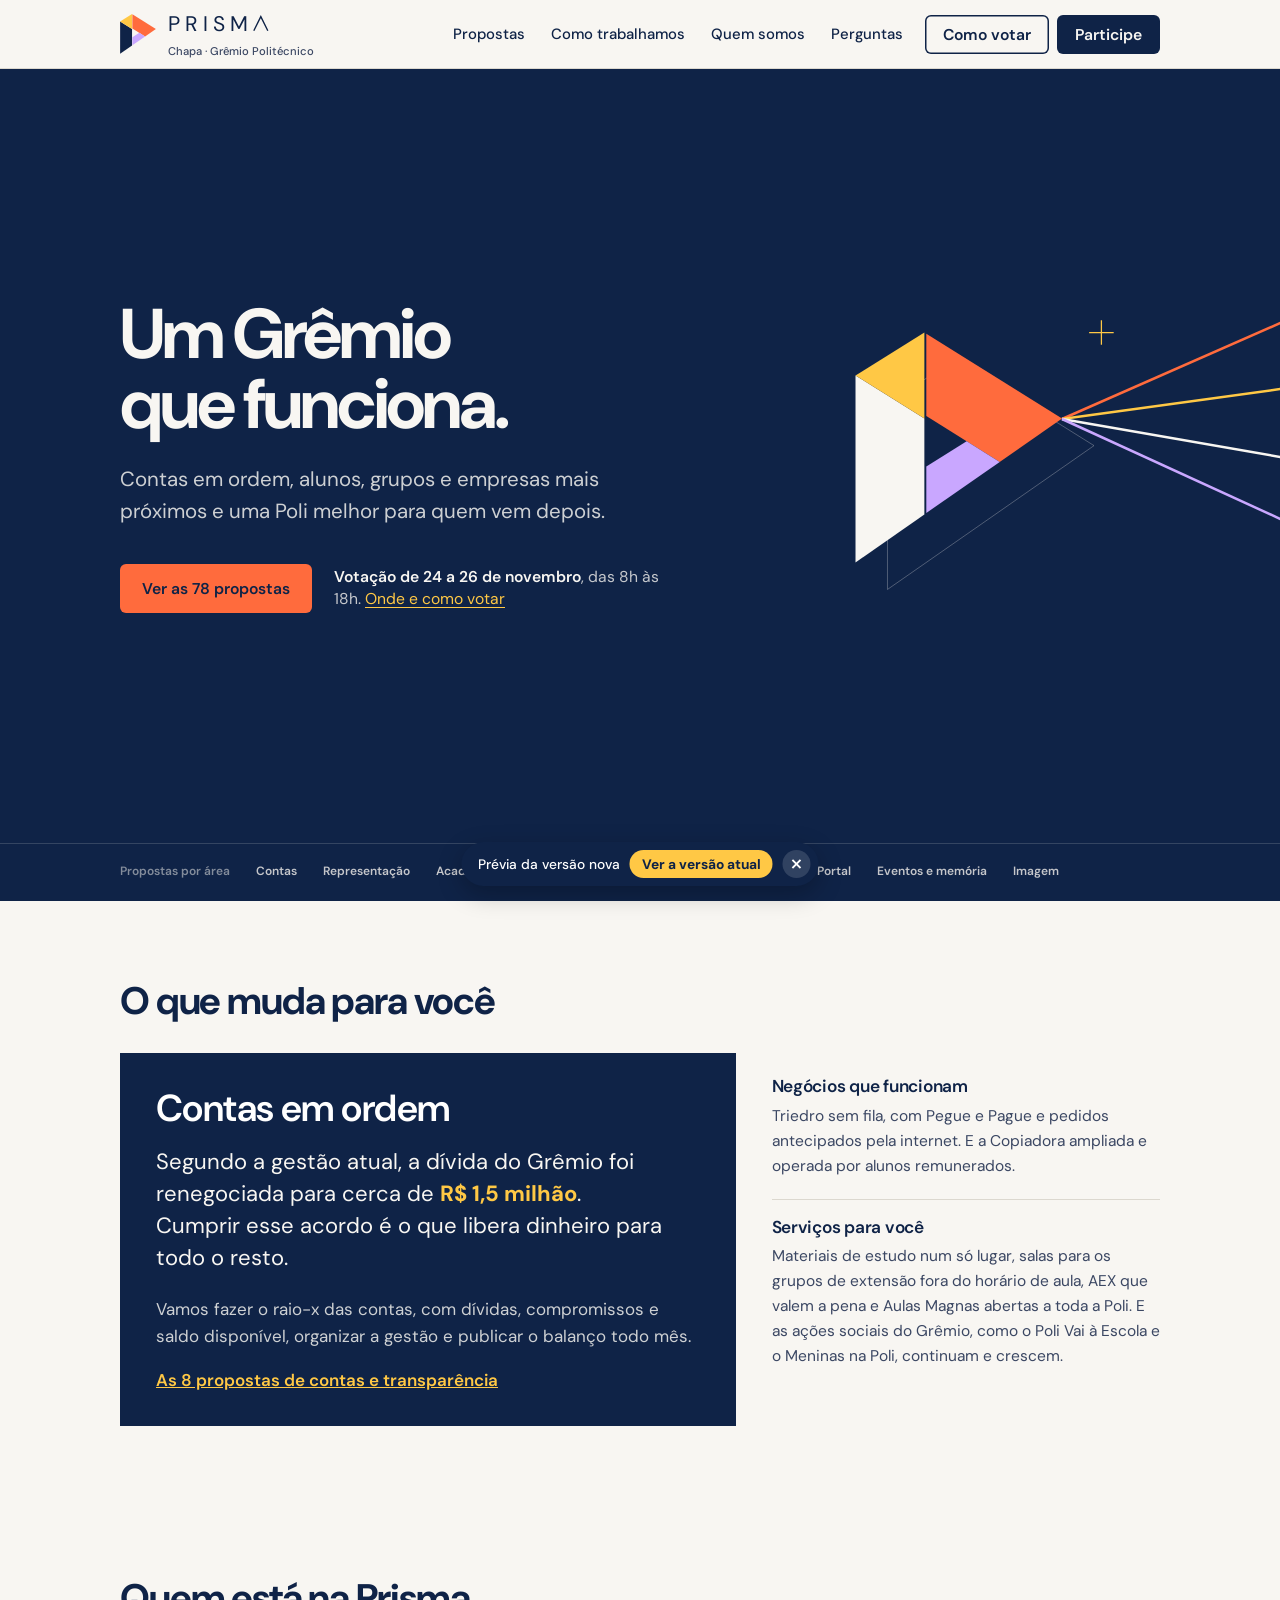
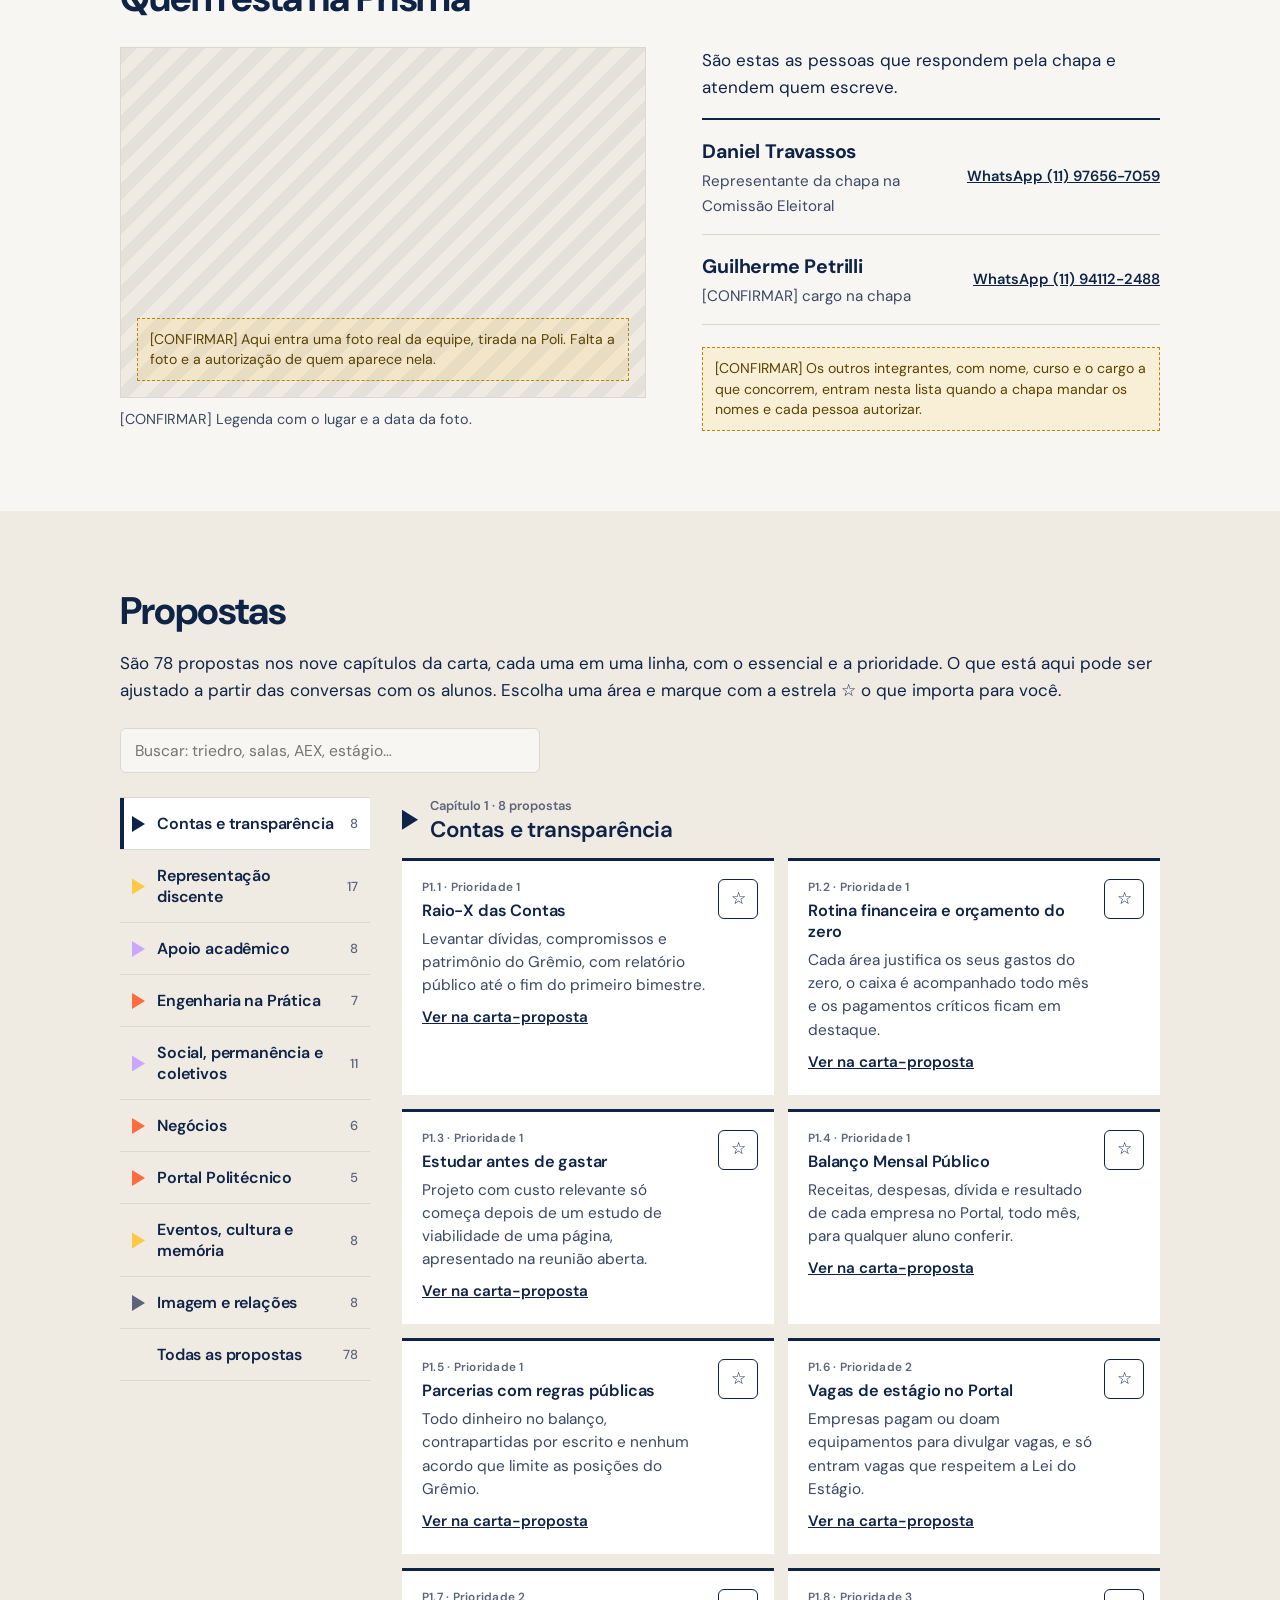
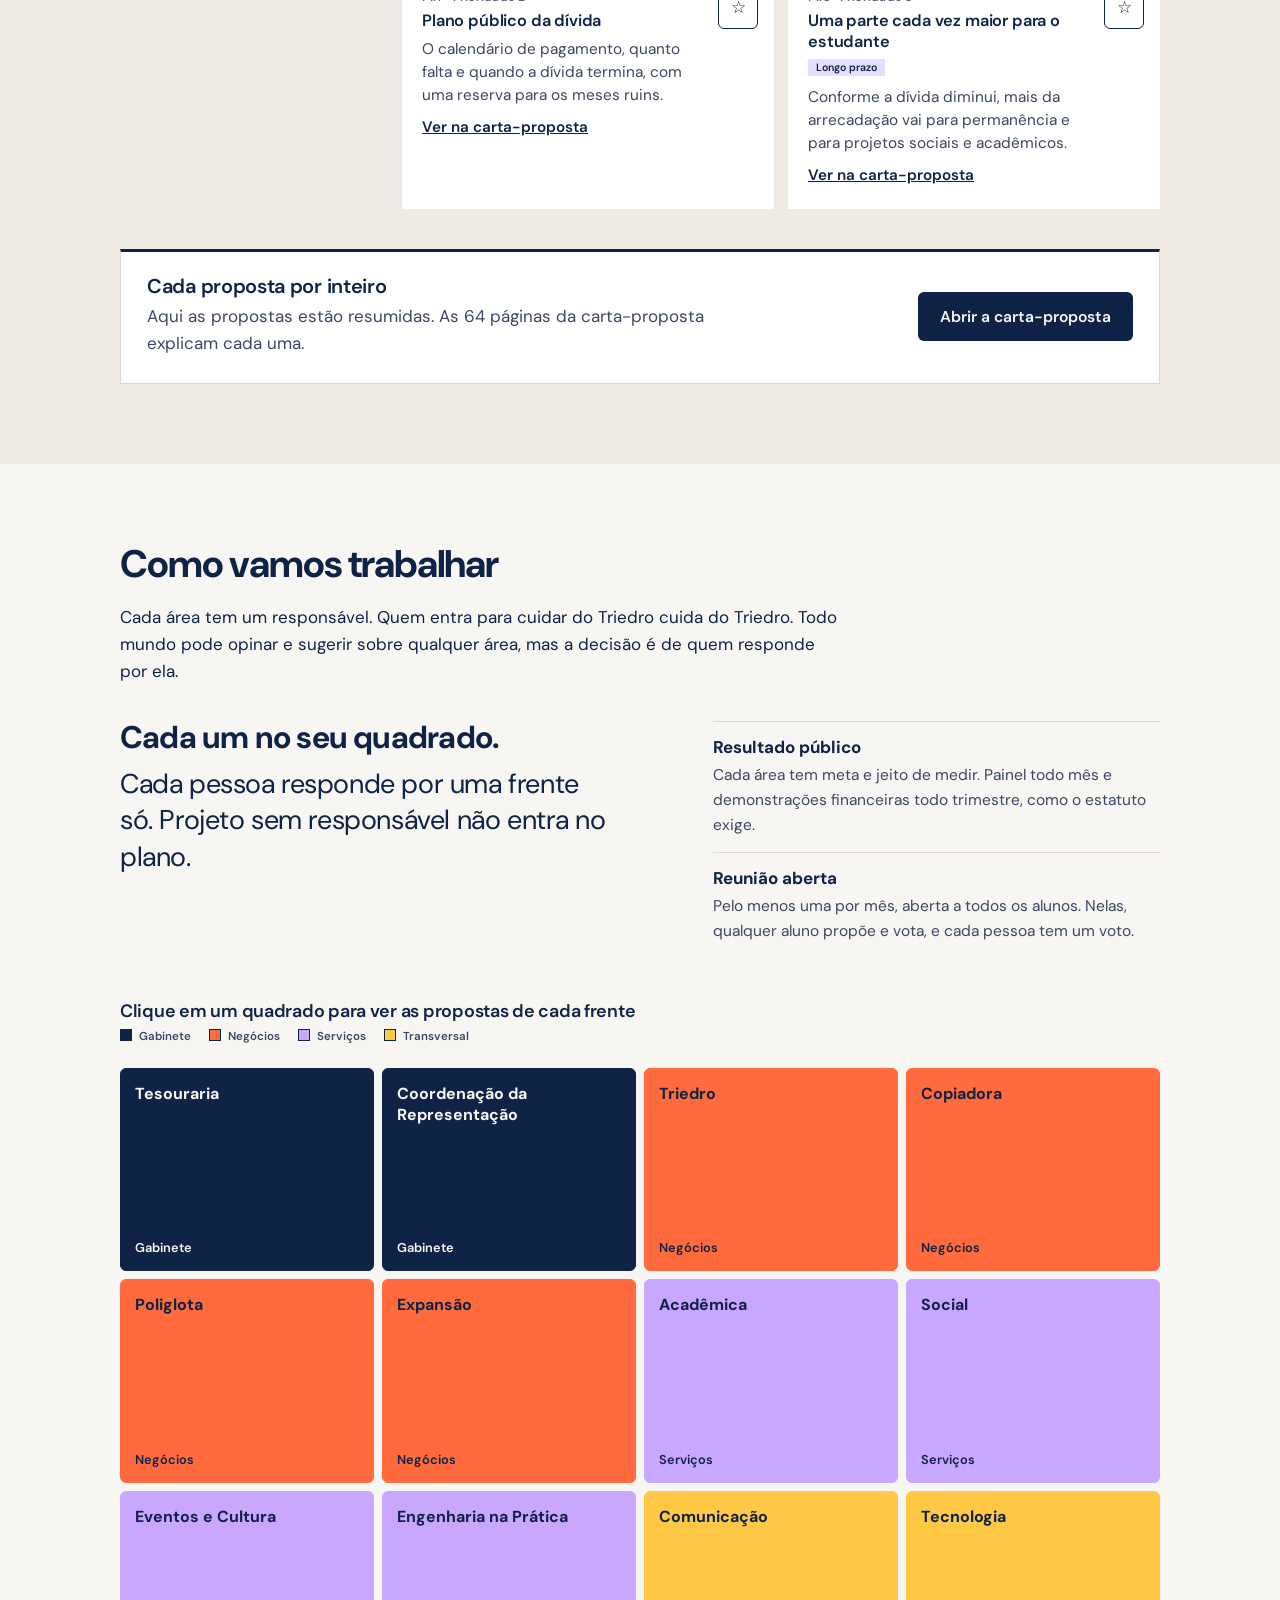
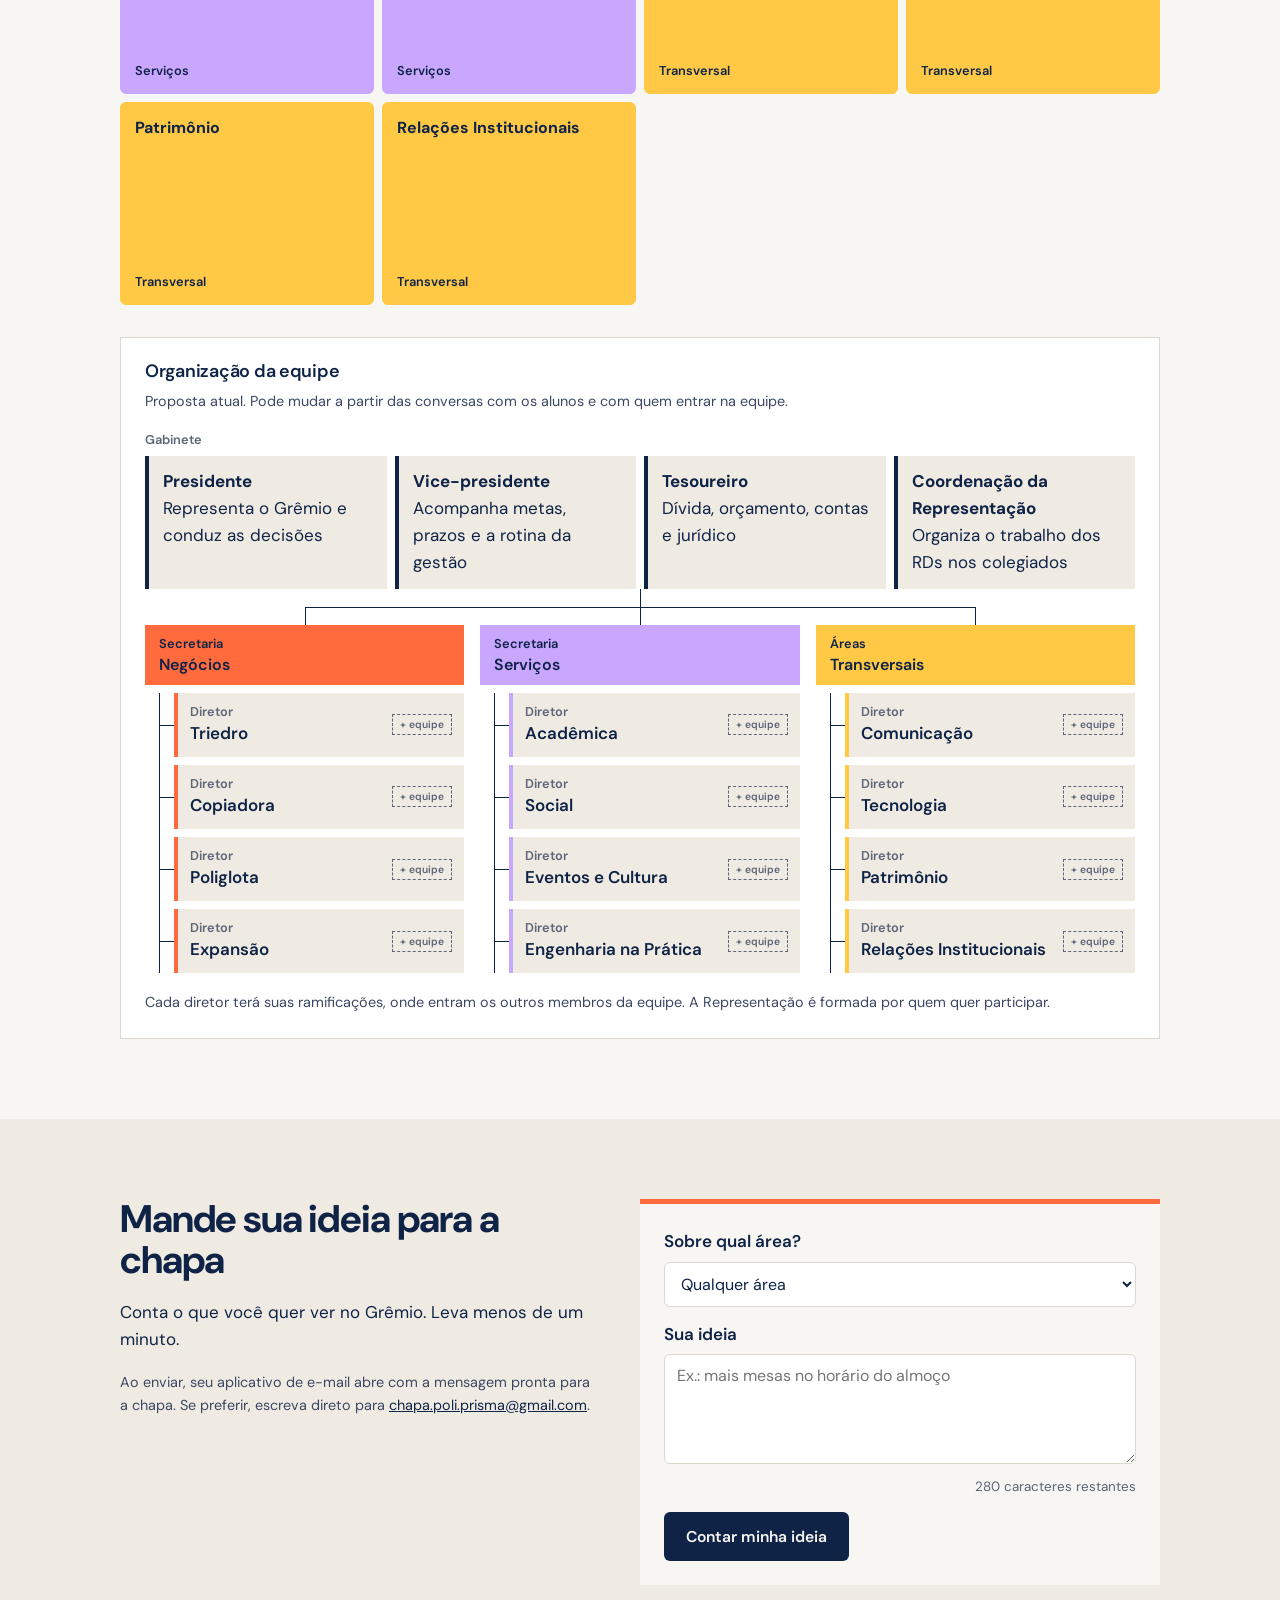
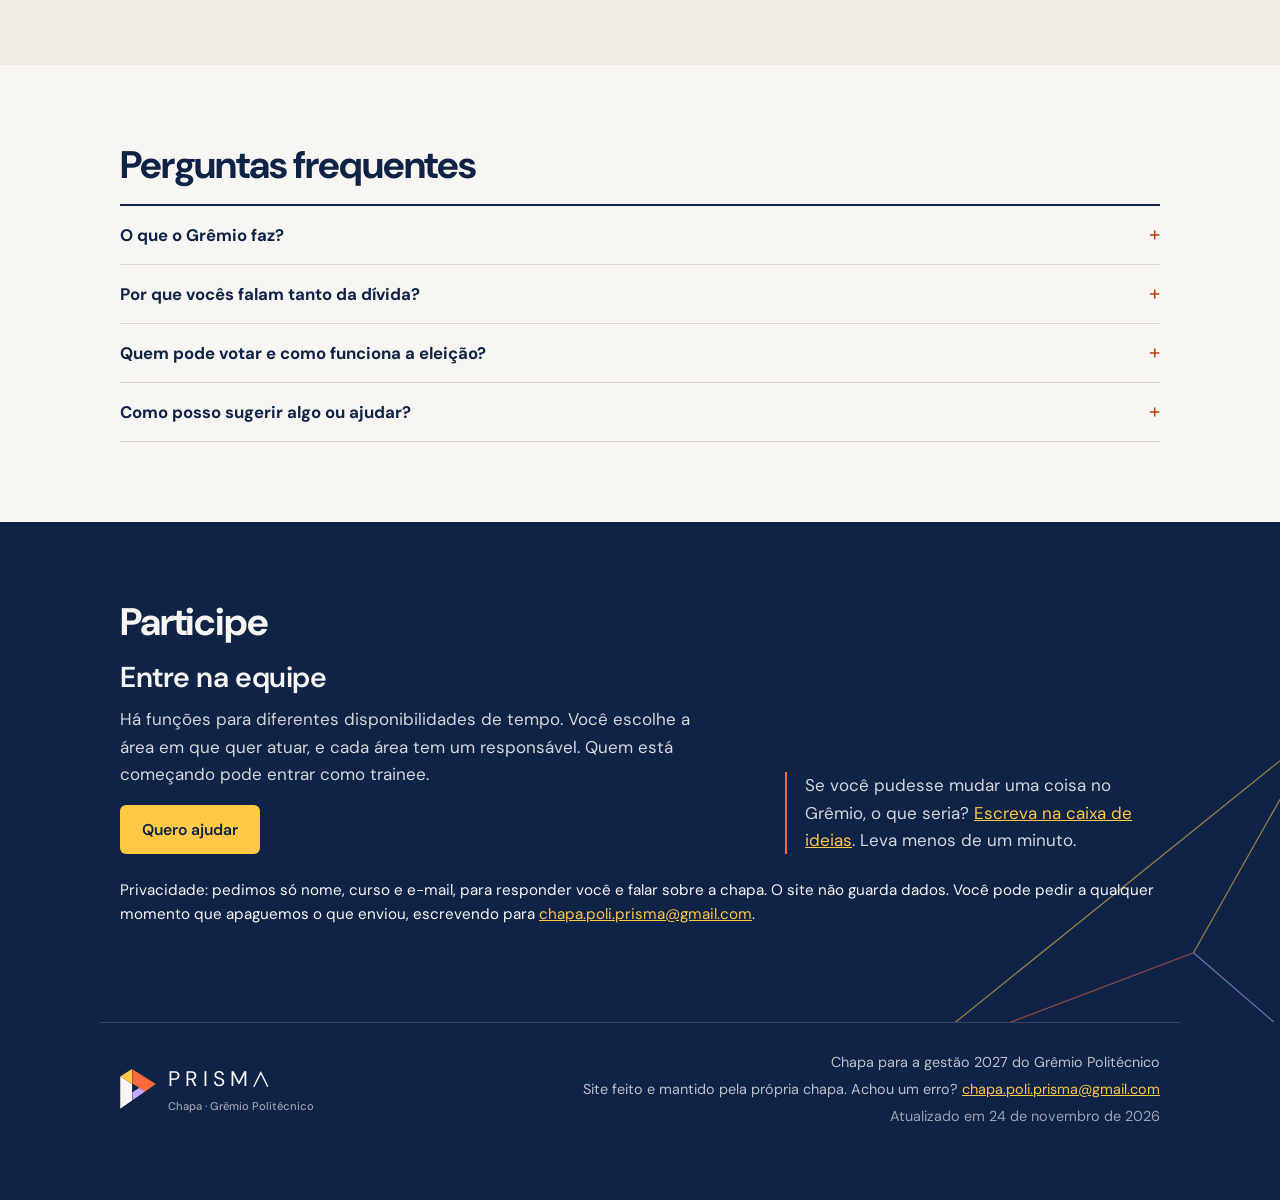
<file: novo/index.html>
<!doctype html>
<html lang="pt-BR" class="feixe">
<head>
<meta charset="utf-8">
<meta name="viewport" content="width=device-width,initial-scale=1">
<meta name="robots" content="noindex">
<meta name="theme-color" content="#0F1F3D">
<title>Prisma — Um Grêmio que funciona</title>
<link rel="icon" href="data:image/svg+xml,%3Csvg xmlns='http://www.w3.org/2000/svg' viewBox='0 0 100 100'%3E%3Crect width='100' height='100' rx='20' fill='%230F1F3D'/%3E%3Cg transform='translate(22 17) scale(.7)'%3E%3Cpolygon points='0,17.5 28,35 28,74 0,93.5' fill='%23F8F5F0'/%3E%3Cpolygon points='0,17.5 28,0 28,35' fill='%23F4BE5A'/%3E%3Cpolygon points='28.8,.5 84,35 58.65,52.66 28.8,34' fill='%23EC7042'/%3E%3Cpolygon points='28.8,54.5 45.2,44.25 58.65,52.66 28.8,73.44' fill='%23B292F5'/%3E%3C/g%3E%3C/svg%3E">
<link rel="preconnect" href="https://fonts.googleapis.com">
<link rel="preconnect" href="https://fonts.gstatic.com" crossorigin>
<link href="https://fonts.googleapis.com/css2?family=Sora:wght@300;400;600;700&family=Inter:wght@400;500;600;700&display=swap" rel="stylesheet">
<style>
/* Identidade Prisma — paleta e tipografia da prancha de marca */
:root{
  --navy:#0F1F3D;   /* Azul Poli: base e texto */
  --paper:#F8F5F0;  /* fundo */
  --ink-neg:#F8F5F0;/* face clara do símbolo / texto sobre azul */
  --orange:#EC7042; /* Laranja Energia */
  --yellow:#F4BE5A; /* Amarelo Ideias */
  --lilac:#B292F5;  /* Lilás Pessoas */
  --orange-d:#B94A1F;/* laranja escuro: hover, foco e texto */
  --paper2:#EFEAE2; /* fundo alternado */
  --ink2:#3B4763;   /* texto secundário */
  --ink3:#5C6680;
  --line:#DAD4C9;
  --r:2px;
  --fh:Sora,system-ui,sans-serif;   /* títulos */
  --fb:Inter,system-ui,sans-serif;  /* apoio */
  --fm:Inter,system-ui,sans-serif;  /* rótulos: caixa alta espaçada */
}
*{box-sizing:border-box}
[hidden]{display:none!important}
html{scroll-behavior:smooth;scroll-padding-top:80px}
@media (prefers-reduced-motion:reduce){html{scroll-behavior:auto}*{animation:none!important;transition:none!important}}
body{margin:0;font:400 17px/1.6 var(--fb);color:var(--navy);background:var(--paper);-webkit-font-smoothing:antialiased}
h1,h2,h3{font-family:var(--fh);line-height:1.05;margin:0 0 .5em}
h1,h2{font-weight:700;letter-spacing:-.02em}
h1{font-weight:300} h1 .hl{font-weight:700}
h1{font-size:clamp(2.4rem,6.2vw,4.4rem)} h2{font-size:clamp(1.7rem,4vw,2.4rem)}
h3{font-size:1.12rem;font-weight:600;letter-spacing:-.01em}
p{margin:0 0 1em} a{color:var(--navy)} a:hover{color:var(--orange-d)}
:focus-visible{outline:2px solid var(--orange-d);outline-offset:3px}
.wrap{max-width:1080px;margin:0 auto;padding:0 20px}
section{padding:80px 0}
.sr{position:absolute;left:-9999px}
a.sr:focus{left:12px;top:12px;z-index:40;background:var(--navy);color:var(--ink-neg);padding:10px 14px}
.mono,.eyebrow{font-family:var(--fm);font-weight:500;font-size:.75rem;letter-spacing:.14em;text-transform:uppercase}
.eyebrow{display:block;color:var(--yellow);margin-bottom:18px}
.hl{color:var(--orange)}

/* ornamento: o prisma em linhas finas (Participe) */
.facets{display:block;height:auto;pointer-events:none}
.facets.lines *{fill:none;stroke-width:1.25;vector-effect:non-scaling-stroke}

/* número de seção (só visual, em mono) */
main{counter-reset:sec}
main > section:not(.hero) h2:first-child::before{counter-increment:sec;content:counter(sec,decimal-leading-zero);display:inline-block;vertical-align:.4em;margin-right:14px;padding:4px 8px;font:500 .8rem var(--fm);letter-spacing:.06em;background:var(--navy);color:var(--ink-neg)}
#participe h2:first-child::before{background:var(--orange);color:var(--navy)}


/* marca: símbolo + logotipo PRISMA */
.logo{display:block;flex:none;overflow:visible}
/* hover: as facetas se abrem como luz saindo do prisma */
.logo polygon,.hero .mark polygon{transition:transform .38s cubic-bezier(.2,.8,.2,1)}
.brand:hover .logo .f-y,.brand:focus-visible .logo .f-y,.hero .mark:hover .f-y{transform:translate(-3px,-5px)}
.brand:hover .logo .f-o,.brand:focus-visible .logo .f-o,.hero .mark:hover .f-o{transform:translate(9px,-3px);transition-delay:.04s}
.brand:hover .logo .f-l,.brand:focus-visible .logo .f-l,.hero .mark:hover .f-l{transform:translate(6px,7px);transition-delay:.08s}
.brand .name{transition:letter-spacing .38s cubic-bezier(.2,.8,.2,1)}
header .brand:hover .name,header .brand:focus-visible .name{letter-spacing:.3em}
.brand{display:flex;align-items:center;gap:12px;text-decoration:none;color:var(--navy);line-height:1}
.brand:hover{color:var(--navy)}
.brand .name{display:block;font:300 1.32rem var(--fh);letter-spacing:.24em;white-space:nowrap}
.brand .lam{display:inline-block;width:.74em;height:.7em;overflow:visible}
.brand .sub{display:block;font:500 .58rem var(--fm);letter-spacing:.13em;margin-top:6px;color:var(--ink2);white-space:nowrap}

/* header */
header.top{position:sticky;top:0;z-index:20;background:rgba(248,245,240,.94);backdrop-filter:blur(8px);border-bottom:1px solid var(--line)}
.bar{display:flex;align-items:center;gap:20px;height:68px}
nav{margin-left:auto;display:flex;gap:2px;align-items:center}
nav a{color:var(--navy);text-decoration:none;padding:8px 12px;font:500 .93rem var(--fb)}
nav a:hover,nav a[aria-current]{color:var(--navy);box-shadow:inset 0 -3px 0 var(--orange)}
nav .btn[aria-current]{box-shadow:none}
.btn{display:inline-block;border:0;cursor:pointer;font:600 .98rem var(--fb);padding:14px 22px;border-radius:var(--r);text-decoration:none;background:var(--navy);color:var(--ink-neg);transition:transform .15s,filter .15s}
.btn:hover{color:var(--ink-neg);transform:translateY(-1px);filter:brightness(1.15)}
.btn.orange{background:var(--orange);color:var(--navy)} .btn.orange:hover{color:var(--navy);filter:brightness(1.05)}
.btn.alt{background:var(--yellow);color:var(--navy)} .btn.alt:hover{color:var(--navy);filter:brightness(1.05)}
.btn.ghost{background:transparent;box-shadow:inset 0 0 0 1.5px currentColor;color:var(--navy)}
nav .btn{padding:9px 18px;margin-left:8px}
nav .btn:hover{box-shadow:none}
nav .btn.ghost,nav .btn.ghost:hover{color:var(--navy);box-shadow:inset 0 0 0 1.5px var(--navy)}
nav .btn.ghost:hover{background:#fff;filter:none}
nav .btn + .btn{margin-left:6px}
.menu{display:none;margin-left:auto;background:none;border:1.5px solid var(--navy);border-radius:var(--r);padding:6px 14px;font:500 .8rem var(--fm);letter-spacing:.12em;text-transform:uppercase;color:var(--navy)}
@media(max-width:900px){
  .menu{display:block}
  nav{display:none;position:absolute;top:68px;left:0;right:0;background:var(--paper);flex-direction:column;align-items:stretch;padding:12px 20px 20px;border-bottom:1px solid var(--line)}
  nav.open{display:flex} nav a{padding:12px} nav .btn{margin:8px 0 0;text-align:center}
  nav a:hover,nav a[aria-current]{box-shadow:inset 3px 0 0 var(--orange)} nav .btn:hover{box-shadow:none} nav .btn + .btn{margin-left:0}
}

/* hero — versão negativa (azul); o único ornamento é o contorno fino atrás do símbolo */
.hero{background:var(--navy);color:var(--ink-neg);padding:0;overflow:hidden;position:relative;display:flex;flex-direction:column;
  min-height:max(560px,calc(100vh - 68px));min-height:max(560px,calc(100svh - 68px))}
.hero-in{position:relative;z-index:1;flex:1;width:100%;display:grid;grid-template-columns:minmax(0,1.25fr) minmax(0,.75fr);align-items:center;gap:56px;padding-top:56px;padding-bottom:56px}
.hero h1{margin-bottom:.35em}
.hero .hl{white-space:nowrap}
.hero p.lead{font-size:clamp(1.1rem,1.6vw,1.28rem);line-height:1.55;max-width:36ch;color:rgba(248,245,240,.8);text-wrap:pretty;margin-bottom:0}
.hero .cta{display:flex;gap:12px;flex-wrap:wrap;margin-top:36px}
.hero .btn.ghost{color:var(--ink-neg)}
.hero .mark{display:block;width:100%;max-width:300px;height:auto;aspect-ratio:122/124;justify-self:center;overflow:visible;--logo-ink:var(--ink-neg)}
.hero .mark .echo{fill:none;stroke:rgba(248,245,240,.28);stroke-width:1;vector-effect:non-scaling-stroke}
.hero .mark .tick{fill:none;stroke:var(--yellow);stroke-width:1.25;vector-effect:non-scaling-stroke}
.hero-foot{position:relative;z-index:1;border-top:1px solid rgba(248,245,240,.16)}
.hero-foot .wrap{display:flex;flex-wrap:wrap;align-items:center;gap:4px 26px;padding-top:12px;padding-bottom:14px;color:rgba(248,245,240,.5)}
.hero-foot a{color:rgba(248,245,240,.78);text-decoration:none;padding:6px 0}
.hero-foot a:hover,.hero-foot a:focus-visible{color:var(--ink-neg);box-shadow:inset 0 -2px 0 var(--orange)}
@media(max-width:900px){
  .hero-in{grid-template-columns:1fr;gap:0;padding-top:40px}
  .hero .mark{order:-1;width:120px;justify-self:start;margin:0 0 28px -10px}
  .hero-foot .wrap{gap:0 18px}
}

/* cards 3 */
.three{display:grid;grid-template-columns:repeat(3,1fr);gap:0;margin-top:32px;background:#fff;border:1px solid var(--line)}
@media(max-width:820px){.three{grid-template-columns:1fr}}
.pillar{padding:26px 24px;border-top:5px solid var(--orange)}
.pillar + .pillar{border-left:1px solid var(--line)}
@media(max-width:820px){.pillar + .pillar{border-left:0;box-shadow:0 -1px 0 var(--line)}}
.pillar:nth-child(2){border-top-color:var(--yellow)} .pillar:nth-child(3){border-top-color:var(--lilac)}
.pillar h3{margin-bottom:.5em}

/* propostas: áreas em abas (uma por vez) e cada proposta em seu cartão */
#propostas{background:var(--paper2)}
.tools{margin:24px 0}
.search{width:100%;max-width:420px;padding:11px 14px;border-radius:var(--r);border:1.5px solid var(--line);font:400 .98rem var(--fb);background:var(--paper);color:var(--navy)}
[data-a=rds]{--c:var(--yellow)} [data-a=academico]{--c:var(--lilac)} [data-a=engenharia]{--c:var(--orange)} [data-a=social]{--c:var(--lilac)} [data-a=portal]{--c:var(--orange)} [data-a=eventos]{--c:var(--yellow)} [data-a=imagem]{--c:var(--ink3)} [data-a=contas]{--c:var(--navy)} [data-a=negocios]{--c:var(--orange)} [data-a=servicos]{--c:var(--lilac)} [data-a=apoio]{--c:var(--yellow)} [data-a=memoria]{--c:var(--orange-d)}
.tri{flex:none;width:13px;height:16px;background:var(--c,var(--navy));clip-path:polygon(0 0,100% 50%,0 100%)}
.pview{display:grid;grid-template-columns:250px minmax(0,1fr);gap:32px;align-items:start}
.ptabs{position:sticky;top:88px;display:flex;flex-direction:column;border-top:1px solid var(--line)}
.ptab{display:flex;align-items:center;gap:12px;width:100%;padding:15px 12px;border:0;border-bottom:1px solid var(--line);border-radius:0;background:none;text-align:left;font:600 1rem var(--fh);letter-spacing:-.01em;color:var(--navy);cursor:pointer}
.ptab:hover{background:rgba(255,255,255,.55)}
.ptab[aria-selected=true]{background:#fff;box-shadow:inset 4px 0 0 var(--c,var(--navy))}
.ptab .ct{margin-left:auto;font:500 .82rem var(--fb);letter-spacing:0;color:var(--ink3)}
.ptab.all .nm{padding-left:25px}
.ptab:focus-visible{outline-offset:-3px}
.ppanel:focus{outline:none}
.pgroup + .pgroup{margin-top:44px}
.ph{display:flex;align-items:center;gap:12px;margin-bottom:16px}
.ph .tri{width:16px;height:20px}
.ph h3{margin:0;font-size:1.4rem}
.ph small{display:block;font:500 .68rem var(--fm);letter-spacing:.14em;text-transform:uppercase;color:var(--ink3);margin-bottom:4px}
.props{list-style:none;margin:0;padding:0;display:grid;grid-template-columns:repeat(2,minmax(0,1fr));gap:14px}
.props mark{background:#FBE3A8;color:inherit;padding:0 1px}
.props li{display:flex;gap:12px;align-items:flex-start;padding:18px 16px 20px 20px;background:#fff;border-top:3px solid var(--c)}
.props li>div{flex:1;min-width:0}
.props .pm{display:block;margin-bottom:5px;font:600 .74rem var(--fb);letter-spacing:.02em;color:var(--ink3)}
.props b{display:block;font:600 1.02rem/1.3 var(--fh);letter-spacing:-.01em}
.props p{margin:7px 0 0;color:var(--ink2);font-size:.96rem;line-height:1.5}
.plink{display:inline-block;margin-top:8px;font-weight:600;font-size:.95rem}
.lp{display:inline-block;margin:7px 0 0;padding:2px 8px;background:#E6DCFD;font:500 .66rem var(--fm);letter-spacing:.16em;text-transform:uppercase}
.fav{flex:none;border:1.5px solid var(--navy);background:transparent;border-radius:var(--r);width:40px;height:40px;font-size:1.05rem;line-height:1;cursor:pointer;color:var(--navy)}
.fav[aria-pressed=true]{background:var(--orange);border-color:var(--orange)}
.empty{padding:24px;background:#fff;color:var(--ink2)}
/* cartão que abre a carta-proposta */
.props li[data-c]{cursor:pointer}
/* chamada para a carta-proposta, no fim das propostas */
.carta{display:flex;flex-wrap:wrap;align-items:center;justify-content:space-between;gap:16px 40px;margin-top:40px;padding:24px 26px 26px;background:#fff;border:1px solid var(--line);border-top:3px solid var(--navy)}
.carta h3{margin:0 0 6px;font-size:1.25rem}
.carta p{margin:0;max-width:52ch;color:var(--ink2)}
.found{margin:-10px 0 14px;font-size:.92rem;color:var(--ink2)}
.found:empty{display:none}
.lk{background:none;border:0;padding:0;font:inherit;color:var(--navy);text-decoration:underline;cursor:pointer}
.lk:hover{color:var(--orange-d)}
@media(max-width:820px){
  .pview{grid-template-columns:minmax(0,1fr);gap:16px}
  /* no celular as abas viram uma faixa que rola de lado e acompanha a leitura */
  .ptabs{top:68px;z-index:5;flex-direction:row;gap:8px;overflow-x:auto;margin:0 -20px;padding:10px 20px;background:var(--paper2);border-top:0;scrollbar-width:none}
  .ptabs::-webkit-scrollbar{display:none}
  .ptab{flex:none;width:auto;gap:8px;padding:10px 14px;border:1.5px solid var(--navy);font-size:.92rem;white-space:nowrap}
  .ptab[aria-selected=true]{background:var(--navy);color:var(--ink-neg);box-shadow:none}
  .ptab[aria-selected=true] .ct{color:rgba(248,245,240,.7)}
  .ptab[aria-selected=true] .tri{display:none}
  .ptab .ct{margin-left:2px}
  .ptab.all .nm{padding-left:0}
  .props{grid-template-columns:minmax(0,1fr)}
}

/* quadrados */
#como{background:var(--paper)}
.sq{display:grid;grid-template-columns:repeat(4,1fr);gap:8px;margin:24px 0}
@media(max-width:820px){.sq{grid-template-columns:repeat(2,1fr)}}
.sq a,.sq div{aspect-ratio:1.25;border-radius:var(--r);padding:14px;display:flex;flex-direction:column;justify-content:space-between;text-decoration:none;color:var(--navy);font:700 1rem var(--fh);background:#fff;border:1.5px solid var(--navy);transition:transform .15s,box-shadow .15s}
.sq .g{background:var(--navy);border-color:var(--navy);color:var(--ink-neg)} .sq .g:hover{color:var(--ink-neg)} .sq .n{background:var(--orange);border-color:var(--orange)} .sq .s{background:var(--lilac);border-color:var(--lilac)} .sq .a{background:var(--yellow);border-color:var(--yellow)}
.sq small{font:500 .66rem var(--fm);letter-spacing:.14em;text-transform:uppercase}
.sq a:hover{transform:translate(-3px,-3px);box-shadow:3px 3px 0 var(--navy);color:var(--navy)}
.leg{display:flex;gap:18px;flex-wrap:wrap;font:500 .72rem var(--fm);letter-spacing:.12em;text-transform:uppercase;margin-bottom:8px;color:var(--ink2)}
.leg i{display:inline-block;width:12px;height:12px;border:1px solid var(--navy);margin-right:7px;vertical-align:-1px}
.org{background:#fff;border:1px solid var(--line);padding:24px;margin-top:32px;position:relative}
.top3{display:grid;grid-template-columns:repeat(4,1fr);gap:8px}
@media(max-width:820px){.top3{grid-template-columns:1fr}}
.top3 div{background:var(--paper2);border-left:4px solid var(--navy);padding:12px 14px}
.top3 b{display:block;font-family:var(--fh);font-weight:700}
/* organograma: Gabinete no topo, três secretarias e, em cada diretoria, a ramificação da equipe */
.tier{display:block;font:500 .68rem var(--fm);letter-spacing:.16em;text-transform:uppercase;color:var(--ink3);margin:18px 0 8px}
.secs{display:grid;grid-template-columns:repeat(3,1fr);gap:16px;position:relative;margin-top:36px}
.secs::before{content:"";position:absolute;left:50%;top:-36px;height:18px;border-left:1.5px solid var(--navy)}
.secs::after{content:"";position:absolute;top:-18px;left:calc((100% - 32px)/6);right:calc((100% - 32px)/6);border-top:1.5px solid var(--navy)}
.sec{position:relative}
.sec::before{content:"";position:absolute;left:50%;top:-18px;height:18px;border-left:1.5px solid var(--navy)}
.sec h4{margin:0;padding:10px 14px;font:600 1rem var(--fh);background:var(--c);color:var(--navy)}
.sec h4 small{display:block;font:500 .64rem var(--fm);letter-spacing:.16em;text-transform:uppercase;margin-bottom:2px}
.sec.n{--c:var(--orange)} .sec.s{--c:var(--lilac)} .sec.a{--c:var(--yellow)}
.sec ul{list-style:none;margin:0 0 0 14px;padding:0;border-left:1.5px solid var(--navy)}
.sec li{position:relative;display:flex;align-items:center;gap:8px;flex-wrap:wrap;margin:8px 0 0 14px;padding:10px 12px;background:var(--paper2);border-left:4px solid var(--c)}
.sec li::before{content:"";position:absolute;left:-18px;top:50%;width:14px;border-top:1.5px solid var(--navy)}
.sec li span{flex:1;min-width:8ch}
.sec li small{display:block;font:500 .64rem var(--fm);letter-spacing:.16em;text-transform:uppercase;color:var(--ink3)}
.sec li b{font-family:var(--fh);font-weight:600}
.sec li i{flex:none;font:500 .64rem var(--fm);font-style:normal;letter-spacing:.12em;text-transform:uppercase;color:var(--ink3);border:1.5px dashed var(--ink3);padding:3px 7px}
@media(max-width:820px){
  .secs{grid-template-columns:1fr;margin-top:20px}
  .secs::before,.secs::after,.sec::before{display:none}
}
.rules{display:grid;grid-template-columns:repeat(3,1fr);gap:0;margin:28px 0;border:1px solid var(--line);background:#fff}
@media(max-width:820px){.rules{grid-template-columns:1fr}}
.rules div{padding:22px}
.rules div + div{border-left:1px solid var(--line)}
@media(max-width:820px){.rules div + div{border-left:0;border-top:1px solid var(--line)}}

/* ideias */
#ideias{background:var(--paper2)}
.ideas{display:grid;grid-template-columns:1fr 1.1fr;gap:48px;align-items:start}
@media(max-width:820px){.ideas{grid-template-columns:1fr}}
form.f{background:var(--paper);border-top:5px solid var(--orange);padding:24px}
label{display:block;font-weight:600;margin:0 0 6px}
textarea,select{width:100%;padding:10px 12px;border:1.5px solid var(--line);border-radius:var(--r);font:400 1rem var(--fb);margin-bottom:14px;background:#fff;color:var(--navy)}
textarea:focus,select:focus,.search:focus{outline:2px solid var(--orange-d);outline-offset:0;border-color:var(--navy)}
textarea{min-height:110px;resize:vertical}
#txt{margin-bottom:4px}
.left{margin:0 0 14px;text-align:right;font-size:.84rem;color:var(--ink3)}
.left.low{color:var(--orange-d);font-weight:600}
.sent{margin:12px 0 0;font-weight:600;color:var(--navy)}
.hint{font-size:.9rem;color:var(--ink2)}

/* faq */
#faq{background:var(--paper)}
details{border-bottom:1px solid var(--line);padding:18px 0}
details:first-child{border-top:2px solid var(--navy)}
summary{cursor:pointer;font:700 1.05rem var(--fh);list-style:none;display:flex;justify-content:space-between;gap:12px}
summary::-webkit-details-marker{display:none}
summary::after{content:"+";font:400 1.3rem/1 var(--fm);color:var(--orange-d)}
details[open] summary::after{content:"–"}
details p{margin:12px 0 0;max-width:70ch}

/* participe */
#participe{background:var(--navy);color:var(--ink-neg);position:relative;overflow:hidden}
#participe .wrap{position:relative;z-index:1}
#participe .facets{position:absolute;right:-40px;bottom:-40px;width:min(460px,80vw);z-index:0;opacity:.55}
@media(max-width:900px){#participe .facets{opacity:.3}}
#participe a{color:var(--yellow)}
#participe .btn{color:var(--navy)}
.two{display:grid;grid-template-columns:1fr 1fr;gap:0;border:1px solid rgba(248,245,240,.18);background:var(--navy)}
@media(max-width:820px){.two{grid-template-columns:1fr}}
.two div{padding:24px}
.two div + div{border-left:1px solid rgba(248,245,240,.18)}
@media(max-width:820px){.two div + div{border-left:0;border-top:1px solid rgba(248,245,240,.18)}}
footer{background:var(--navy);color:rgba(248,245,240,.75);padding:0 0 72px;font-size:.9rem}
footer .wrap{border-top:1px solid rgba(248,245,240,.16);padding-top:28px;display:flex;gap:16px 28px;flex-wrap:wrap;justify-content:space-between;align-items:center}
footer .brand{color:var(--ink-neg);--logo-ink:var(--ink-neg)}
footer .brand:hover{color:var(--ink-neg)}
footer .brand .sub{color:rgba(248,245,240,.6)}
.foot-meta{display:flex;flex-direction:column;gap:4px;text-align:right}
@media(max-width:700px){.foot-meta{text-align:left}}

/* pop-up "Quero ajudar": cresce a partir do botão e convida a falar com a chapa */
.pop{width:calc(100% - 32px);max-width:440px;max-height:calc(100vh - 32px);overflow:auto;padding:0;border:0;border-top:5px solid var(--yellow);background:var(--paper);color:var(--navy);box-shadow:0 24px 60px rgba(15,31,61,.35)}
.pop::backdrop{background:rgba(15,31,61,.6)}
.pop-in{position:relative;padding:28px 26px 26px}
.pop h3{margin:0 44px .5em 0;font-size:1.45rem}
.pop p{margin:0 0 18px;color:var(--ink2)}
.pop-x{position:absolute;top:14px;right:14px;width:40px;height:40px;border:1.5px solid var(--navy);border-radius:var(--r);background:none;color:var(--navy);font:400 1.4rem/1 var(--fb);cursor:pointer}
.pop-x:hover{background:#fff}
.pop-l{list-style:none;margin:0;padding:0;display:grid;gap:8px}
.pop-l a{display:block;padding:12px 16px;background:#fff;border-left:4px solid var(--c,var(--navy));text-decoration:none;color:var(--navy);transition:transform .15s}
.pop-l a:hover{color:var(--navy);transform:translateX(4px)}
.pop-l small{display:block;font:500 .64rem var(--fm);letter-spacing:.16em;text-transform:uppercase;color:var(--ink3);margin-bottom:2px}
.pop-l b{display:block;font:600 1.02rem var(--fh);letter-spacing:-.01em;overflow-wrap:anywhere}
.pop-l span{font-size:.95rem;color:var(--ink2)}
/* pop-up "Como votar" */
.pop.vote{max-width:540px;border-top-color:var(--orange)}
.pop-d{margin:0 0 16px}
.pop-d div{display:grid;grid-template-columns:96px minmax(0,1fr);gap:14px;padding:12px 0;border-top:1px solid var(--line)}
.pop-d dt{padding-top:3px;font:500 .66rem var(--fm);letter-spacing:.16em;text-transform:uppercase;color:var(--ink3)}
.pop-d dd{margin:0}
.pop-d b{font-family:var(--fh);font-weight:600}
.pop .hint{margin:0;font-size:.9rem}
@media(max-width:480px){.pop-d div{grid-template-columns:minmax(0,1fr);gap:2px}}
@keyframes popIn{from{opacity:0;transform:translate(var(--px,0),var(--py,24px)) scale(.2)}to{opacity:1;transform:none}}
@keyframes popOut{to{opacity:0;transform:translate(var(--px,0),var(--py,24px)) scale(.2)}}
@keyframes popBg{from{opacity:0}to{opacity:1}}
@keyframes popBgOut{to{opacity:0}}
.pop[open]{animation:popIn .34s cubic-bezier(.2,.8,.2,1) both}
.pop[open]::backdrop{animation:popBg .25s ease both}
.pop.out{animation:popOut .2s ease both}
.pop.out::backdrop{animation:popBgOut .2s ease both}

/* carta-proposta aberta: o site vira um índice ao lado do PDF */
body.cv-open{overflow:hidden}
body.cv-open>.pill,body.cv-open>a.sr{display:none!important}
/* entrada e saída animadas (em cartaOpen/cartaClose, no script): a carta sobe do cartão em que a pessoa clicou e cresce
   até ocupar a tela; o site recua e some; o índice desliza para o lugar dele e os tópicos entram em sequência.
   O site fica só invisível (não sai do lugar), então ao sair ele volta exatamente onde estava. */
header.top,main,footer{transition:transform .56s cubic-bezier(.2,0,0,1),opacity .34s ease,visibility 0s}
body.cv-open>header.top,body.cv-open>main,body.cv-open>footer{transform:translateX(-36px) scale(.94);opacity:0;visibility:hidden;pointer-events:none;
  transition:transform .56s cubic-bezier(.2,0,0,1),opacity .34s ease,visibility 0s .56s}
/* moldura com sombra que acompanha a borda da carta enquanto ela cresce */
.cv-frame{grid-column:2;grid-row:1;transform-origin:0 0;pointer-events:none;opacity:0;box-shadow:0 30px 90px rgba(15,31,61,.5),0 2px 12px rgba(15,31,61,.3)}
.cv{position:fixed;inset:0;z-index:50;display:grid;grid-template-columns:300px minmax(0,1fr)}
.cv[hidden]{display:none}
.cv-side{grid-column:1;grid-row:1;position:relative;z-index:2;display:flex;flex-direction:column;min-height:0;background:var(--navy);color:var(--ink-neg)}
.cv-top{padding:14px 16px}
.cv-exit{display:inline-flex;align-items:center;gap:9px;padding:9px 14px 9px 13px;border:1.5px solid rgba(248,245,240,.5);border-radius:var(--r);background:none;color:var(--ink-neg);font:600 .92rem var(--fb);cursor:pointer}
.cv-exit::before{content:"";width:7px;height:7px;border:solid currentColor;border-width:0 0 2px 2px;transform:rotate(45deg)}
.cv-exit:hover{background:rgba(248,245,240,.1)}
.cv-exit:focus-visible,.cv-list button:focus-visible{outline-color:var(--yellow)}
.cv-tt{padding:8px 20px 16px;font:300 1.5rem/1.15 var(--fh);letter-spacing:-.01em}
.cv-tog{display:none}
.cv-tog::before{transform:rotate(-45deg);margin-top:-4px}
.cv-list{flex:1;min-height:0;overflow-y:auto;list-style:none;margin:0;padding:6px 0 12px;border-top:1px solid rgba(248,245,240,.16)}
.cv-list button{display:block;width:100%;padding:12px 20px 12px 17px;border:0;border-left:3px solid transparent;background:none;text-align:left;font:500 .98rem/1.35 var(--fb);color:rgba(248,245,240,.82);cursor:pointer}
.cv-list button{display:flex;gap:10px}
.cv-list .num{flex:none;min-width:1.7em;color:var(--orange);font-weight:600}
.cv-list button.n2{padding-left:34px;font-size:.92rem}
.cv-list button:hover{background:rgba(248,245,240,.07);color:var(--ink-neg)}
.cv-list button[aria-current]{border-left-color:var(--orange);background:rgba(248,245,240,.09);color:var(--ink-neg);font-weight:600}
.cv-list button:focus-visible{outline-offset:-3px}
.cv-dl{padding:14px 20px;border-top:1px solid rgba(248,245,240,.16);font-size:.9rem}
.cv-dl a{color:var(--yellow)}
/* botão discreto: o mesmo botão do site, contornado e menor, para não competir com o índice */
.cv-dl .btn-discreto{display:inline-flex;align-items:center;gap:8px;padding:8px 14px;font-size:.88rem;background:transparent;color:var(--ink-neg);border:1px solid rgba(248,245,240,.35)}
.cv-dl .btn-discreto:hover,.cv-dl .btn-discreto:focus-visible{color:var(--yellow);border-color:var(--yellow);filter:none}
.cv-doc{grid-column:2;grid-row:1;position:relative;overflow-y:auto;padding:24px 24px 64px;background:var(--paper2);scroll-behavior:smooth}
@media (prefers-reduced-motion:reduce){.cv-doc{scroll-behavior:auto}}
.cv-page{position:relative;max-width:880px;margin:0 auto 16px;background:#fff}
.cv-page canvas{display:block;width:100%;height:100%;opacity:0;transition:opacity .35s ease}
.cv-page canvas.on{opacity:1}
/* marca onde o tópico começa: fica por cima da página, o PDF não é alterado */
.cv-mark{position:absolute;height:3px;background:var(--orange);pointer-events:none;animation:markIn .55s cubic-bezier(.2,0,0,1) .18s both}
@keyframes markIn{from{width:0}}
@keyframes markTri{from{opacity:0;transform:translateX(-10px)}}
.cv-mark::before{content:"";position:absolute;right:100%;top:-12px;margin-right:6px;width:11px;height:14px;background:var(--orange);clip-path:polygon(0 0,100% 50%,0 100%);animation:markTri .3s ease .1s both}
.cv-status{max-width:880px;margin:48px auto;text-align:center;color:var(--ink2)}
@media(max-width:820px){
  .cv{grid-template-columns:minmax(0,1fr);grid-template-rows:auto minmax(0,1fr)}
  body.cv-open>header.top,body.cv-open>main,body.cv-open>footer{transform:scale(.95)}
  .cv-doc,.cv-frame{grid-column:1;grid-row:2}
  .cv-side{flex-direction:row;flex-wrap:wrap;align-items:center}
  .cv-top{flex:none;padding:10px 12px}
  .cv-tt{flex:1;min-width:0;padding:0;font-size:1.05rem;font-weight:400;white-space:nowrap;overflow:hidden;text-overflow:ellipsis}
  .cv-tog{display:inline-flex;margin-right:12px}
  .cv-list,.cv-dl{display:none}
  .cv-side.open .cv-list{display:block;position:absolute;top:100%;left:0;right:0;max-height:70vh;background:var(--navy);box-shadow:0 14px 24px rgba(0,0,0,.3)}
  .cv-doc{padding:10px 8px 48px}
}

/* dev bar */
.pill{position:fixed;right:12px;bottom:12px;z-index:30;background:var(--orange);color:var(--navy);padding:10px 16px;font:500 .8rem var(--fm);letter-spacing:.04em;text-decoration:none;box-shadow:0 4px 16px rgba(15,31,61,.25);display:none}
</style>
<script data-goatcounter="https://prisma-poli.goatcounter.com/count" async src="https://gc.zgo.at/count.js"></script>
<!-- tema feixe -->
<link href="https://fonts.googleapis.com/css2?family=DM+Sans:opsz,wght@9..40,400;9..40,500;9..40,600;9..40,700&display=swap" rel="stylesheet">
<link rel="stylesheet" href="tema-feixe.css">
<link rel="stylesheet" href="tema-gente.css">
<script>if(!matchMedia("(prefers-reduced-motion: reduce)").matches){document.documentElement.classList.add("feixe-espera");setTimeout(function(){document.documentElement.classList.remove("feixe-espera")},3000)}</script>
<script src="https://cdnjs.cloudflare.com/ajax/libs/gsap/3.12.5/gsap.min.js" defer></script>
<script src="tema-gente.js" defer></script>
<!-- /tema feixe -->
</head>
<body>
<!-- Símbolo Prisma: um P em facetas que apontam para a mesma direção -->
<svg width="0" height="0" style="position:absolute" aria-hidden="true">
  <symbol id="sym" viewBox="0 0 84 94">
    <polygon style="fill:var(--logo-ink,#0F1F3D)" points="0,17.5 28,35 28,74 0,93.5"/>
    <polygon fill="#F4BE5A" points="0,17.5 28,0 28,35"/>
    <polygon fill="#EC7042" points="28.8,.5 84,35 58.65,52.66 28.8,34"/>
    <polygon fill="#B292F5" points="28.8,54.5 45.2,44.25 58.65,52.66 28.8,73.44"/>
  </symbol>
</svg>
<a class="sr" href="#propostas">Ir para as propostas</a>

<header class="top"><div class="wrap bar">
  <a class="brand" href="#inicio" aria-label="Prisma, chapa do Grêmio Politécnico, início">
    <svg class="logo" width="36" height="40" viewBox="0 0 84 94" aria-hidden="true"><polygon fill="#0F1F3D" points="0,17.5 28,35 28,74 0,93.5"/><polygon class="f-y" fill="#F4BE5A" points="0,17.5 28,0 28,35"/><polygon class="f-o" fill="#EC7042" points="28.8,.5 84,35 58.65,52.66 28.8,34"/><polygon class="f-l" fill="#B292F5" points="28.8,54.5 45.2,44.25 58.65,52.66 28.8,73.44"/></svg>
    <span><span class="name">PRISM<svg class="lam" viewBox="0 0 20 19" aria-hidden="true"><path d="M1 19 10 .8 19 19" fill="none" stroke="currentColor" stroke-width="1.75"/></svg></span><span class="sub">Chapa · Grêmio Politécnico</span></span>
  </a>
  <button class="menu" aria-expanded="false" aria-controls="nav">Menu</button>
  <nav id="nav">
    <a href="#propostas">Propostas</a><a href="#como">Como trabalhamos</a><a href="#quem">Quem somos</a><a href="#faq">Perguntas</a>
    <button class="btn ghost" id="voteBtn" type="button" aria-haspopup="dialog">Como votar</button>
    <a class="btn" href="#participe">Participe</a>
  </nav>
</div></header>

<main>
<section class="hero" id="inicio">
  <div class="wrap hero-in">
    <div class="hero-txt">
      <h1>Um Grêmio <span class="hl">que funciona.</span></h1>
      <p class="lead">Contas em ordem, alunos, grupos e empresas mais próximos e uma Poli melhor para quem vem&nbsp;depois.</p>
      <div class="cta"><a class="btn orange" href="#propostas">Ver as 78 propostas</a><p class="quando"><b>Votação de 24 a 26 de novembro</b>, das 8h às 18h. <button class="lk" id="voteHero" type="button" aria-haspopup="dialog">Onde e como votar</button></p></div>
    </div>
    <svg class="mark" viewBox="-12 -12 122 124" aria-hidden="true"><polygon class="echo" points="13,28.5 41,11 97,46 13,104.5"/><path class="tick" d="M100 -5v10M95 0h10"/><polygon fill="#F8F5F0" points="0,17.5 28,35 28,74 0,93.5"/><polygon class="f-y" fill="#F4BE5A" points="0,17.5 28,0 28,35"/><polygon class="f-o" fill="#EC7042" points="28.8,.5 84,35 58.65,52.66 28.8,34"/><polygon class="f-l" fill="#B292F5" points="28.8,54.5 45.2,44.25 58.65,52.66 28.8,73.44"/></svg>
  </div>
  <div class="hero-foot mono" role="navigation" aria-label="Propostas por área"><div class="wrap"><span>Propostas por área</span><a href="#p-contas">Contas</a><a href="#p-rds">Representação</a><a href="#p-academico">Acadêmico</a><a href="#p-engenharia">Engenharia na Prática</a><a href="#p-social">Social</a><a href="#p-negocios">Negócios</a><a href="#p-portal">Portal</a><a href="#p-eventos">Eventos e memória</a><a href="#p-imagem">Imagem</a></div></div>
</section>

<section id="muda">
  <div class="wrap">
    <h2>O que muda para você</h2>
    <div class="muda">
      <div class="muda-contas"><h3>Contas em ordem</h3><p class="forte">Segundo a gestão atual, a dívida do Grêmio foi renegociada para cerca de <b>R$ 1,5 milhão</b>. Cumprir esse acordo é o que libera dinheiro para todo o resto.</p><p>Vamos fazer o raio-x das contas, com dívidas, compromissos e saldo disponível, organizar a gestão e publicar o balanço todo mês.</p><a href="#p-contas">As 8 propostas de contas e transparência</a></div>
      <div class="muda-resto">
      <div><h3>Negócios que funcionam</h3><p>Triedro sem fila, com Pegue e Pague e pedidos antecipados pela internet. E a Copiadora ampliada e operada por alunos remunerados.</p></div>
      <div class="pillar"><h3>Serviços para você</h3><p>Materiais de estudo num só lugar, salas para os grupos de extensão fora do horário de aula, AEX que valem a pena e Aulas Magnas abertas a toda a Poli. E as ações sociais do Grêmio, como o Poli Vai à Escola e o Meninas na Poli, continuam e crescem.</p></div>
      </div>
    </div>
  </div>
</section>

<section id="quem">
  <div class="wrap">
    <h2>Quem está na Prisma</h2>
    <div class="quem">
      <figure class="quem-foto">
        <div class="moldura"><span class="confirmar">[CONFIRMAR] Aqui entra uma foto real da equipe, tirada na Poli. Falta a foto e a autorização de quem aparece nela.</span></div>
        <figcaption>[CONFIRMAR] Legenda com o lugar e a data da foto.</figcaption>
      </figure>
      <div class="quem-txt">
        <p>São estas as pessoas que respondem pela chapa e atendem quem escreve.</p>
        <ul class="pessoas">
          <li><b>Daniel Travassos</b><span>Representante da chapa na Comissão Eleitoral</span><a href="https://wa.me/5511976567059?text=Oi!%20Vi%20o%20site%20da%20Prisma." target="_blank" rel="noopener">WhatsApp (11) 97656-7059</a></li>
          <li><b>Guilherme Petrilli</b><span>[CONFIRMAR] cargo na chapa</span><a href="https://wa.me/5511941122488?text=Oi!%20Vi%20o%20site%20da%20Prisma." target="_blank" rel="noopener">WhatsApp (11) 94112-2488</a></li>
        </ul>
        <p class="confirmar">[CONFIRMAR] Os outros integrantes, com nome, curso e o cargo a que concorrem, entram nesta lista quando a chapa mandar os nomes e cada pessoa autorizar.</p>
      </div>
    </div>
  </div>
</section>

<section id="propostas">
  <div class="wrap">
    <h2>Propostas</h2>
    <p>São <span id="np">78</span> propostas nos nove capítulos da carta, cada uma em uma linha, com o essencial e a prioridade. O que está aqui pode ser ajustado a partir das conversas com os alunos. Escolha uma área e marque com a estrela <b>☆</b> o que importa para você.</p>
    <div class="tools">
      <label class="sr" for="q">Buscar nas propostas</label>
      <input id="q" class="search" type="search" placeholder="Buscar: triedro, salas, AEX, estágio…">
    </div>
    <p class="found" id="found" role="status"></p>
    <div class="pview">
      <div class="ptabs" id="ptabs" role="tablist" aria-label="Áreas das propostas"></div>
      <div>
        <div class="ppanel" id="grid" role="tabpanel" tabindex="-1" aria-label="Propostas da área escolhida"></div>
        <div class="empty" id="empty" hidden>Nenhuma proposta com esse termo. <button class="lk" id="clr" type="button">Limpar a busca</button> ou <a href="#ideias">contar sua ideia</a>.</div>
      </div>
    </div>
    <!-- a chamada só aparece quando existir o PDF da carta-proposta (CARTA.url) -->
    <div class="carta" id="cartaCta" hidden>
      <div><h3>Cada proposta por inteiro</h3><p>Aqui as propostas estão resumidas. As 64 páginas da carta-proposta explicam cada uma.</p></div>
      <a class="btn" id="cartaBtn" href="#carta">Abrir a carta-proposta</a>
    </div>
  </div>
</section>

<section id="como">
  <div class="wrap">
    <h2>Como vamos trabalhar</h2>
    <p style="max-width:60ch">Cada área tem um responsável. Quem entra para cuidar do Triedro cuida do Triedro. Todo mundo pode opinar e sugerir sobre qualquer área, mas a decisão é de quem responde por ela.</p>
    <div class="regras">
      <p class="regra-mae"><b>Cada um no seu quadrado.</b>Cada pessoa responde por uma frente só. Projeto sem responsável não entra no plano.</p>
      <dl>
        <div><dt>Resultado público</dt><dd>Cada área tem meta e jeito de medir. Painel todo mês e demonstrações financeiras todo trimestre, como o estatuto exige.</dd></div>
        <div><dt>Reunião aberta</dt><dd>Pelo menos uma por mês, aberta a todos os alunos. Nelas, qualquer aluno propõe e vota, e cada pessoa tem um voto.</dd></div>
      </dl>
    </div>
    <h3>Clique em um quadrado para ver as propostas de cada frente</h3>
    <div class="leg"><span><i style="background:var(--navy)"></i>Gabinete</span><span><i style="background:var(--orange)"></i>Negócios</span><span><i style="background:var(--lilac)"></i>Serviços</span><span><i style="background:var(--yellow)"></i>Transversal</span></div>
    <div class="sq" id="sq"></div>
    <div class="org">
      <h3>Organização da equipe</h3>
      <p class="hint">Proposta atual. Pode mudar a partir das conversas com os alunos e com quem entrar na equipe.</p>
      <span class="tier">Gabinete</span>
      <div class="top3">
        <div><b>Presidente</b>Representa o Grêmio e conduz as decisões</div>
        <div><b>Vice-presidente</b>Acompanha metas, prazos e a rotina da gestão</div>
        <div><b>Tesoureiro</b>Dívida, orçamento, contas e jurídico</div>
        <div><b>Coordenação da Representação</b>Organiza o trabalho dos RDs nos colegiados</div>
      </div>
      <div class="secs">
        <div class="sec n"><h4><small>Secretaria</small>Negócios</h4><ul>
          <li><span><small>Diretor</small><b>Triedro</b></span><i>+ equipe</i></li>
          <li><span><small>Diretor</small><b>Copiadora</b></span><i>+ equipe</i></li>
          <li><span><small>Diretor</small><b>Poliglota</b></span><i>+ equipe</i></li>
          <li><span><small>Diretor</small><b>Expansão</b></span><i>+ equipe</i></li>
        </ul></div>
        <div class="sec s"><h4><small>Secretaria</small>Serviços</h4><ul>
          <li><span><small>Diretor</small><b>Acadêmica</b></span><i>+ equipe</i></li>
          <li><span><small>Diretor</small><b>Social</b></span><i>+ equipe</i></li>
          <li><span><small>Diretor</small><b>Eventos e Cultura</b></span><i>+ equipe</i></li>
          <li><span><small>Diretor</small><b>Engenharia na Prática</b></span><i>+ equipe</i></li>
        </ul></div>
        <div class="sec a"><h4><small>Áreas</small>Transversais</h4><ul>
          <li><span><small>Diretor</small><b>Comunicação</b></span><i>+ equipe</i></li>
          <li><span><small>Diretor</small><b>Tecnologia</b></span><i>+ equipe</i></li>
          <li><span><small>Diretor</small><b>Patrimônio</b></span><i>+ equipe</i></li>
          <li><span><small>Diretor</small><b>Relações Institucionais</b></span><i>+ equipe</i></li>
        </ul></div>
      </div>
      <p class="hint" style="margin:18px 0 0">Cada diretor terá suas ramificações, onde entram os outros membros da equipe. A Representação é formada por quem quer participar.</p>
    </div>
  </div>
</section>

<section id="ideias">
  <div class="wrap">
    <div class="ideas">
      <div>
        <h2>Mande sua ideia para a chapa</h2>
        <p>Conta o que você quer ver no Grêmio. Leva menos de um minuto.</p>
        <p class="hint">Ao enviar, seu aplicativo de e-mail abre com a mensagem pronta para a chapa. Se preferir, escreva direto para <a href="mailto:chapa.poli.prisma@gmail.com">chapa.poli.prisma@gmail.com</a>.</p>
      </div>
      <form class="f" id="form">
        <label for="area">Sobre qual área?</label>
        <select id="area"></select>
        <label for="txt">Sua ideia</label>
        <textarea id="txt" maxlength="280" required placeholder="Ex.: mais mesas no horário do almoço" aria-describedby="left"></textarea>
        <p class="left" id="left">280 caracteres restantes</p>
        <p class="hint" id="marcadas"></p>
        <button class="btn" type="submit">Contar minha ideia</button>
        <p class="sent" id="sent" role="status" hidden>Abrimos seu e-mail com a ideia pronta para enviar. Se nada abriu, escreva para chapa.poli.prisma@gmail.com.</p>
      </form>
    </div>
  </div>
</section>

<section id="faq">
  <div class="wrap">
    <h2>Perguntas frequentes</h2>
    <div id="faqlist"></div>
  </div>
</section>

<section id="participe">
  <svg class="facets lines" viewBox="0 0 400 300" aria-hidden="true"><polygon stroke="#F4BE5A" points="40,300 400,10 400,300"/><line stroke="#EC7042" x1="40" y1="300" x2="290" y2="205"/><line stroke="#F4BE5A" x1="400" y1="10" x2="290" y2="205"/><line stroke="#B292F5" x1="400" y1="300" x2="290" y2="205"/></svg>
  <div class="wrap">
    <h2>Participe</h2>
    <div class="part">
      <div class="part-ajuda"><h3>Entre na equipe</h3><p>Há funções para diferentes disponibilidades de tempo. Você escolhe a área em que quer atuar, e cada área tem um responsável. Quem está começando pode entrar como trainee.</p><button class="btn alt" id="help" type="button" aria-haspopup="dialog">Quero ajudar</button></div>
      <p class="part-ideia">Se você pudesse mudar uma coisa no Grêmio, o que seria? <a href="#ideias">Escreva na caixa de ideias</a>. Leva menos de um minuto.</p>
    </div>
    <p style="margin-top:24px;font-size:.95rem">Privacidade: pedimos só nome, curso e e-mail, para responder você e falar sobre a chapa. O site não guarda dados. Você pode pedir a qualquer momento que apaguemos o que enviou, escrevendo para <a href="mailto:chapa.poli.prisma@gmail.com">chapa.poli.prisma@gmail.com</a>.</p>
  </div>
</section>
</main>

<footer><div class="wrap"><a class="brand" href="#inicio" aria-label="Prisma, chapa do Grêmio Politécnico, voltar ao início"><svg class="logo" width="36" height="40" viewBox="0 0 84 94" aria-hidden="true"><use href="#sym"/></svg><span><span class="name">PRISM<svg class="lam" viewBox="0 0 20 19" aria-hidden="true"><path d="M1 19 10 .8 19 19" fill="none" stroke="currentColor" stroke-width="1.75"/></svg></span><span class="sub">Chapa · Grêmio Politécnico</span></span></a><div class="foot-meta"><span>Chapa para a gestão 2027 do Grêmio Politécnico</span><span>Site feito e mantido pela própria chapa. Achou um erro? <a href="mailto:chapa.poli.prisma@gmail.com">chapa.poli.prisma@gmail.com</a></span><span class="atual">Atualizado em 24 de novembro de 2026</span></div></div></footer>

<a class="pill" id="pill" href="#ideias"></a>
<!-- Pop-up "Como votar": regras do Regimento (CE.GOV.01). A votação de 10 a 12/11 foi anulada; datas, locais,
     identificação e resultado abaixo são os da nova eleição (24 a 26/11), conferidos pela chapa em 23/11/2026.
     Se a Comissão Eleitoral alterar o cronograma, atualizar aqui e na pergunta "Quem pode votar" (lista F). -->
<dialog class="pop vote" id="vote" aria-labelledby="voteT"><div class="pop-in">
  <button class="pop-x" type="button" aria-label="Fechar">×</button>
  <h3 id="voteT">Como votar</h3>
  <p><b>A votação de 10 a 12 de novembro foi anulada. Quem já votou precisa votar de novo.</b> A nova votação é em urnas, com voto secreto. Vota todo aluno de graduação e de pós-graduação stricto sensu da Poli.</p>
  <dl class="pop-d">
    <div><dt>Votação</dt><dd><b>24 a 26 de novembro</b> (terça a quinta), das <b>8h às 18h</b>.</dd></div>
    <div><dt>Onde</dt><dd>Urnas nos conjuntos Biênio/Produção, Civil/Ambiental, Elétrica/Computação, Mecânica/Mecatrônica/Naval, PMI/PMT e Química, todas das 8h às 18h.</dd></div>
    <div><dt>Leve</dt><dd>Basta um destes: seu número USP (NUSP), o e-Card ou a carteirinha USP.</dd></div>
    <div><dt>Debates</dt><dd>Já aconteceram, em 22 de outubro e 5 de novembro. Estão no YouTube do Grêmio: <a href="https://www.youtube.com/watch?v=uOQDFdUXltY" target="_blank" rel="noopener">1º debate</a> e <a href="https://www.youtube.com/watch?v=fPsU-HK9VA8" target="_blank" rel="noopener">2º debate</a>.</dd></div>
    <div><dt>Resultado</dt><dd>27 de novembro (sexta).</dd></div>
  </dl>
  <p class="hint">Em intercâmbio fora do Brasil ou em quadrimestre de estágio (Computação ou Química)? Dá para votar à distância: peça a habilitação à Comissão Eleitoral, em <a href="mailto:comissao-eleitoral@gremiopolitecnico.com">comissao-eleitoral@gremiopolitecnico.com</a>. As datas são as do Cronograma Eleitoral; se a Comissão mudar algo, vale o que ela divulgar.</p>
</div></dialog>
<!-- Pop-up do botão "Quero ajudar": contatos da chapa -->
<dialog class="pop" id="pop" aria-labelledby="popT"><div class="pop-in">
  <button class="pop-x" type="button" aria-label="Fechar">×</button>
  <h3 id="popT">Fala com a gente</h3>
  <p>Toda ajuda conta, de uma hora por semana a uma área inteira. Manda uma mensagem dizendo onde você quer atuar e a gente combina o resto.</p>
  <ul class="pop-l">
    <li style="--c:var(--orange)"><a href="mailto:chapa.poli.prisma@gmail.com?subject=Quero%20ajudar%20a%20Prisma"><small>E-mail</small><b>chapa.poli.prisma@gmail.com</b></a></li>
    <li style="--c:var(--yellow)"><a href="https://wa.me/5511941122488?text=Oi!%20Vi%20o%20site%20da%20Prisma%20e%20quero%20ajudar." target="_blank" rel="noopener"><small>WhatsApp</small><b>Guilherme Petrilli</b><span>(11) 94112-2488</span></a></li>
    <li style="--c:var(--lilac)"><a href="https://wa.me/5511976567059?text=Oi!%20Vi%20o%20site%20da%20Prisma%20e%20quero%20ajudar." target="_blank" rel="noopener"><small>WhatsApp</small><b>Daniel Travassos</b><span>(11) 97656-7059</span></a></li>
  </ul>
</div></dialog>
<!-- Carta-proposta aberta: índice de tópicos à esquerda (com o botão de sair no canto) e o PDF à direita -->
<div class="cv" id="cv" hidden role="dialog" aria-modal="true" aria-label="Carta-proposta">
  <div class="cv-side" id="cvSide">
    <div class="cv-top"><button class="cv-exit" id="cvExit" type="button">Sair</button></div>
    <div class="cv-tt">Carta-proposta</div>
    <button class="cv-exit cv-tog" id="cvTog" type="button" aria-expanded="false" aria-controls="cvList">Tópicos</button>
    <ol class="cv-list" id="cvList"></ol>
    <div class="cv-dl"><a class="btn btn-discreto" id="cvDl" href="#" download><svg viewBox="0 0 24 24" width="16" height="16" fill="none" stroke="currentColor" stroke-width="2" stroke-linecap="round" stroke-linejoin="round" aria-hidden="true"><path d="M12 4v11m0 0-4.5-4.5M12 15l4.5-4.5M5 20h14"/></svg>Baixar o PDF</a></div>
  </div>
  <div class="cv-frame" id="cvFrame"></div>
  <div class="cv-doc" id="cvDoc" tabindex="0"><p class="cv-status" id="cvStatus" role="status"></p></div>
</div>

<script>
// ===== MAPAS — rever sempre que as propostas ou a carta-proposta mudarem =====
// A carta-proposta (carta-proposta.pdf) é a fonte: as propostas do site são o resumo dela.
// 1) CARTA: o PDF e o índice de tópicos, na ordem do documento.
//    {id, n: numeração como no PDF, t: título no índice, busca: começo do título como está escrito no PDF (só quando difere de t)}
//    O site localiza cada título sozinho no texto do PDF (o trecho de letra maior que casa com `busca`), então
//    mudar a paginação não quebra nada: só se mexe aqui quando um título muda, entra ou sai.
//    Ao trocar o PDF por uma versão nova, aumente o número em ?v= para ninguém ver a versão antiga guardada pelo navegador.
//    Tópicos com o:1 não aparecem no índice: são as propostas (P1.1, P1.2…), destino das caixas; s = a seção do índice que fica marcada.
// 2) P: campo c:"id-do-tópico" em cada proposta (ou na área, valendo para todas as dela).
// 3) SQ (mais abaixo): cada quadrado das frentes → área e títulos das propostas que tratam dela.
// O console do navegador (F12) avisa quando um título, tópico ou proposta citado nesses mapas não é encontrado.
const CARTA={url:"../carta-proposta.pdf?v=7",topicos:[
{"id":"manifesto","n":"","t":"Manifesto","busca":"Lembra do dia em que você entrou na Poli"},
{"id":"missao","n":"","t":"Missão, visão e valores"},
{"id":"gremio-hoje","n":"","t":"O Grêmio hoje"},
{"id":"como-trabalhar","n":"","t":"Como vamos trabalhar"},
{"id":"prioridades","n":"","t":"O que vem primeiro"},
{"id":"ja-fizemos","n":"","t":"O que já fizemos"},
{"id":"contas","n":"1","t":"Contas e transparência"},
{"id":"contas-1","n":"1.1","t":"Raio-X e rotina financeira","busca":"1.1 Raio-X e rotina financeira"},
{"id":"p1-1","n":"P1.1","t":"Raio-X das Contas","busca":"P1.1 Raio-X das Contas","o":1,"s":"contas-1"},
{"id":"p1-2","n":"P1.2","t":"Rotina financeira e orçamento do zero","busca":"P1.2 Rotina financeira e orçamento do zero","o":1,"s":"contas-1"},
{"id":"p1-3","n":"P1.3","t":"Estudar antes de gastar","busca":"P1.3 Estudar antes de gastar","o":1,"s":"contas-1"},
{"id":"contas-2","n":"1.2","t":"Contas abertas","busca":"1.2 Contas abertas"},
{"id":"p1-4","n":"P1.4","t":"Balanço Mensal Público","busca":"P1.4 Balanço Mensal Público","o":1,"s":"contas-2"},
{"id":"contas-3","n":"1.3","t":"Arrecadação e parcerias","busca":"1.3 Arrecadação e parcerias"},
{"id":"p1-5","n":"P1.5","t":"Parcerias com regras públicas","busca":"P1.5 Parcerias com regras públicas","o":1,"s":"contas-3"},
{"id":"p1-6","n":"P1.6","t":"Vagas de estágio no Portal","busca":"P1.6 Vagas de estágio no Portal","o":1,"s":"contas-3"},
{"id":"contas-4","n":"1.4","t":"Para onde vai o dinheiro","busca":"1.4 Para onde vai o dinheiro"},
{"id":"p1-7","n":"P1.7","t":"Plano público da dívida","busca":"P1.7 Plano público da dívida","o":1,"s":"contas-4"},
{"id":"p1-8","n":"P1.8","t":"Uma parte cada vez maior para o estudante","busca":"P1.8 Uma parte cada vez maior para o estudante","o":1,"s":"contas-4"},
{"id":"rds","n":"2","t":"Representação discente"},
{"id":"rds-1","n":"2.1","t":"O que é a representação discente","busca":"2.1 O que é a representação discente"},
{"id":"rds-2","n":"2.2","t":"Nossos RDs e o que vão defender","busca":"2.2 Nossos RDs e o que vão defender"},
{"id":"rds-3","n":"2.3","t":"Organização e formação","busca":"2.3 Organização e formação"},
{"id":"p2-1","n":"P2.1","t":"Coordenação da Representação","busca":"P2.1 Coordenação da Representação","o":1,"s":"rds-3"},
{"id":"p2-2","n":"P2.2","t":"Rede com os CAs e os representantes de sala","busca":"P2.2 Rede com os CAs e os representantes de sala","o":1,"s":"rds-3"},
{"id":"p2-3","n":"P2.3","t":"Formação de novos RDs","busca":"P2.3 Formação de novos RDs","o":1,"s":"rds-3"},
{"id":"p2-4","n":"P2.4","t":"Passagem de bastão","busca":"P2.4 Passagem de bastão","o":1,"s":"rds-3"},
{"id":"rds-4","n":"2.4","t":"Consulta antes do voto","busca":"2.4 Consulta antes do voto"},
{"id":"p2-5","n":"P2.5","t":"Pautas e consultas no Portal","busca":"P2.5 Pautas e consultas no Portal","o":1,"s":"rds-4"},
{"id":"p2-6","n":"P2.6","t":"Plantão do RD nos prédios","busca":"P2.6 Plantão do RD nos prédios","o":1,"s":"rds-4"},
{"id":"p2-7","n":"P2.7","t":"Raio-X da Graduação","busca":"P2.7 Raio-X da Graduação","o":1,"s":"rds-4"},
{"id":"p2-8","n":"P2.8","t":"Canal de problemas em disciplinas e Mapa de problemas","busca":"P2.8 Canal de problemas em disciplinas e Mapa de problemas","o":1,"s":"rds-4"},
{"id":"rds-5","n":"2.5","t":"Memória da Representação","busca":"2.5 Memória da Representação"},
{"id":"p2-9","n":"P2.9","t":"Memória da Representação","busca":"P2.9 Memória da Representação","o":1,"s":"rds-5"},
{"id":"p2-10","n":"P2.10","t":"Dossiê de pauta e diálogo antes do voto","busca":"P2.10 Dossiê de pauta e diálogo antes do voto","o":1,"s":"rds-5"},
{"id":"rds-6","n":"2.6","t":"Prestação de contas","busca":"2.6 Prestação de contas"},
{"id":"p2-11","n":"P2.11","t":"Calendário público e resumo de cada reunião em até sete dias","busca":"P2.11 Calendário público e resumo de cada reunião em até sete dias","o":1,"s":"rds-6"},
{"id":"p2-12","n":"P2.12","t":"Rastreador de demandas","busca":"P2.12 Rastreador de demandas","o":1,"s":"rds-6"},
{"id":"p2-13","n":"P2.13","t":"Relatório semestral da representação","busca":"P2.13 Relatório semestral da representação","o":1,"s":"rds-6"},
{"id":"rds-7","n":"2.7","t":"Permanência e pós-graduação","busca":"2.7 Permanência e pós-graduação"},
{"id":"p2-14","n":"P2.14","t":"Pauta de permanência nos colegiados","busca":"P2.14 Pauta de permanência nos colegiados","o":1,"s":"rds-7"},
{"id":"p2-15","n":"P2.15","t":"Representação da pós-graduação","busca":"P2.15 Representação da pós-graduação","o":1,"s":"rds-7"},
{"id":"rds-8","n":"2.8","t":"Assembleia, plebiscitos e reuniões abertas","busca":"2.8 Assembleia, plebiscitos e reuniões abertas"},
{"id":"p2-16","n":"P2.16","t":"Cada instância com o seu papel","busca":"P2.16 Cada instância com o seu papel","o":1,"s":"rds-8"},
{"id":"p2-17","n":"P2.17","t":"Canal de ideias permanente","busca":"P2.17 Canal de ideias permanente","o":1,"s":"rds-8"},
{"id":"academico","n":"3","t":"Apoio acadêmico"},
{"id":"academico-1","n":"3.1","t":"Estudos num só lugar","busca":"3.1 Estudos num só lugar"},
{"id":"p3-1","n":"P3.1","t":"Provas resolvidas de P1, P2 e P3","busca":"P3.1","o":1,"s":"academico-1"},
{"id":"p3-2","n":"P3.2","t":"Área acadêmica do Portal","busca":"P3.2 Área acadêmica do Portal","o":1,"s":"academico-1"},
{"id":"p3-3","n":"P3.3","t":"Revisões e grupos de estudo","busca":"P3.3 Revisões e grupos de estudo","o":1,"s":"academico-1"},
{"id":"academico-2","n":"3.2","t":"Base para quem chega","busca":"3.2 Base para quem chega"},
{"id":"p3-4","n":"P3.4","t":"Pré-cálculo","busca":"P3.4 Pré-cálculo","o":1,"s":"academico-2"},
{"id":"p3-5","n":"P3.5","t":"Manuais atualizados e FAQ do Grêmio","busca":"P3.5 Manuais atualizados e FAQ do Grêmio","o":1,"s":"academico-2"},
{"id":"academico-3","n":"3.3","t":"Pós-graduação e Aulas Magnas","busca":"3.3 Pós-graduação e Aulas Magnas"},
{"id":"p3-6","n":"P3.6","t":"Pós-graduação mais perto da graduação","busca":"P3.6 Pós-graduação mais perto da graduação","o":1,"s":"academico-3"},
{"id":"p3-7","n":"P3.7","t":"Poliverso","busca":"P3.7 Poliverso","o":1,"s":"academico-3"},
{"id":"p3-8","n":"P3.8","t":"Politique","busca":"P3.8 Politique","o":1,"s":"academico-3"},
{"id":"engenharia","n":"4","t":"Engenharia na Prática"},
{"id":"engenharia-1","n":"4.1","t":"O programa","busca":"4.1 O programa"},
{"id":"p4-1","n":"P4.1","t":"Banco de problemas e chamada semestral","busca":"P4.1 Banco de problemas e chamada semestral","o":1,"s":"engenharia-1"},
{"id":"engenharia-2","n":"4.2","t":"Projetos do primeiro ano","busca":"4.2 Projetos do primeiro ano"},
{"id":"p4-2","n":"P4.2","t":"Mostra de Projetos","busca":"P4.2 Mostra de Projetos","o":1,"s":"engenharia-2"},
{"id":"engenharia-3","n":"4.3","t":"Orientação, parcerias e AEX","busca":"4.3 Orientação, parcerias e AEX"},
{"id":"p4-3","n":"P4.3","t":"Rede de professores orientadores","busca":"P4.3 Rede de professores orientadores","o":1,"s":"engenharia-3"},
{"id":"p4-4","n":"P4.4","t":"Parcerias e regras para cada projeto","busca":"P4.4 Parcerias e regras para cada projeto","o":1,"s":"engenharia-3"},
{"id":"p4-5","n":"P4.5","t":"Credenciamento do Engenharia na Prática como atividade de extensão","busca":"P4.5 Credenciamento do Engenharia na Prática como atividade de extensão","o":1,"s":"engenharia-3"},
{"id":"p4-6","n":"P4.6","t":"Grupos de extensão mais perto do Grêmio","busca":"P4.6 Grupos de extensão mais perto do Grêmio","o":1,"s":"engenharia-3"},
{"id":"p4-7","n":"P4.7","t":"Um lugar para construir","busca":"P4.7 Um lugar para construir","o":1,"s":"engenharia-3"},
{"id":"social","n":"5","t":"Social, permanência e coletivos"},
{"id":"social-1","n":"5.1","t":"Projetos sociais","busca":"5.1 Projetos sociais"},
{"id":"p5-1","n":"P5.1","t":"Ações sociais mantidas e ampliadas","busca":"P5.1 Ações sociais mantidas e ampliadas","o":1,"s":"social-1"},
{"id":"p5-2","n":"P5.2","t":"Comissão Contra Opressão estruturada","busca":"P5.2 Comissão Contra Opressão estruturada","o":1,"s":"social-1"},
{"id":"p5-3","n":"P5.3","t":"Projetos sociais com os CAs e as entidades","busca":"P5.3 Projetos sociais com os CAs e as entidades","o":1,"s":"social-1"},
{"id":"p5-4","n":"P5.4","t":"Balanço e patrocínio para cada projeto social","busca":"P5.4 Balanço e patrocínio para cada projeto social","o":1,"s":"social-1"},
{"id":"social-2","n":"5.2","t":"Permanência no dia a dia","busca":"5.2 Permanência no dia a dia"},
{"id":"p5-5","n":"P5.5","t":"Guia de bolsas e auxílios","busca":"P5.5 Guia de bolsas e auxílios","o":1,"s":"social-2"},
{"id":"p5-6","n":"P5.6","t":"Saúde mental","busca":"P5.6 Saúde mental","o":1,"s":"social-2"},
{"id":"p5-7","n":"P5.7","t":"Mapa das necessidades e espaços equipados","busca":"P5.7 Mapa das necessidades e espaços equipados","o":1,"s":"social-2"},
{"id":"p5-8","n":"P5.8","t":"Casa do Politécnico","busca":"P5.8 Casa do Politécnico","o":1,"s":"social-2"},
{"id":"social-3","n":"5.3","t":"Escritório Piloto","busca":"5.3 Escritório Piloto"},
{"id":"p5-9","n":"P5.9","t":"Autonomia dos coletivos no Escritório Piloto","busca":"P5.9 Autonomia dos coletivos no Escritório Piloto","o":1,"s":"social-3"},
{"id":"p5-10","n":"P5.10","t":"EP garantido em caso de reforma","busca":"P5.10 EP garantido em caso de reforma","o":1,"s":"social-3"},
{"id":"p5-11","n":"P5.11","t":"Apoio às atividades dos coletivos","busca":"P5.11 Apoio às atividades dos coletivos","o":1,"s":"social-3"},
{"id":"negocios","n":"6","t":"Negócios"},
{"id":"negocios-1","n":"6.1","t":"Triedro","busca":"6.1 Triedro"},
{"id":"p6-1","n":"P6.1","t":"Triedro com menos fila","busca":"P6.1 Triedro com menos fila","o":1,"s":"negocios-1"},
{"id":"p6-2","n":"P6.2","t":"Triedro o ano inteiro","busca":"P6.2 Triedro o ano inteiro","o":1,"s":"negocios-1"},
{"id":"negocios-2","n":"6.2","t":"Copiadora e Poliglota","busca":"6.2 Copiadora e Poliglota"},
{"id":"p6-3","n":"P6.3","t":"Copiadora ampliada","busca":"P6.3 Copiadora ampliada","o":1,"s":"negocios-2"},
{"id":"p6-4","n":"P6.4","t":"Poliglota renovada","busca":"P6.4 Poliglota renovada","o":1,"s":"negocios-2"},
{"id":"negocios-3","n":"6.3","t":"Gestão das empresas","busca":"6.3 Gestão das empresas"},
{"id":"p6-5","n":"P6.5","t":"Cada empresa com responsável e resultado público","busca":"P6.5 Cada empresa com responsável e resultado público","o":1,"s":"negocios-3"},
{"id":"p6-6","n":"P6.6","t":"Novas frentes de receita","busca":"P6.6 Novas frentes de receita","o":1,"s":"negocios-3"},
{"id":"portal","n":"7","t":"Portal Politécnico"},
{"id":"portal-1","n":"7.1","t":"O que já funciona","busca":"7.1 O que já funciona"},
{"id":"portal-2","n":"7.2","t":"O que vem com a gestão","busca":"7.2 O que vem com a gestão"},
{"id":"p7-1","n":"P7.1","t":"Portal oficial do Grêmio na Semana de Recepção","busca":"P7.1 Portal oficial do Grêmio na Semana de Recepção","o":1,"s":"portal-2"},
{"id":"p7-2","n":"P7.2","t":"Aplicativo no celular","busca":"P7.2 Aplicativo no celular","o":1,"s":"portal-2"},
{"id":"p7-3","n":"P7.3","t":"Tecnologia feita com os grupos da Poli","busca":"P7.3 Tecnologia feita com os grupos da Poli","o":1,"s":"portal-2"},
{"id":"p7-4","n":"P7.4","t":"Espaço para a arte no Portal","busca":"P7.4 Espaço para a arte no Portal","o":1,"s":"portal-2"},
{"id":"p7-5","n":"P7.5","t":"Canais organizados e dados com responsabilidade","busca":"P7.5 Canais organizados e dados com responsabilidade","o":1,"s":"portal-2"},
{"id":"eventos","n":"8","t":"Eventos, cultura e memória"},
{"id":"esgotar","n":"","t":"Esgotar o domínio do possível"},
{"id":"eventos-1","n":"8.1","t":"Recepção e festas","busca":"8.1 Recepção e festas"},
{"id":"p8-1","n":"P8.1","t":"Semana de Recepção","busca":"P8.1 Semana de Recepção","o":1,"s":"eventos-1"},
{"id":"p8-2","n":"P8.2","t":"Bixopp de volta, como calourada da Poli","busca":"P8.2 Bixopp de volta, como calourada da Poli","o":1,"s":"eventos-1"},
{"id":"p8-3","n":"P8.3","t":"Festas em parceria","busca":"P8.3 Festas em parceria","o":1,"s":"eventos-1"},
{"id":"eventos-2","n":"8.2","t":"Tradições e cultura","busca":"8.2 Tradições e cultura"},
{"id":"p8-4","n":"P8.4","t":"IntegraPoli e as tradições da Poli","busca":"P8.4 IntegraPoli e as tradições da Poli","o":1,"s":"eventos-2"},
{"id":"p8-5","n":"P8.5","t":"SAPO e os grupos culturais","busca":"P8.5 SAPO e os grupos culturais","o":1,"s":"eventos-2"},
{"id":"eventos-3","n":"8.3","t":"Jornal e memória","busca":"8.3 Jornal e memória"},
{"id":"p8-6","n":"P8.6","t":"O Politécnico digital","busca":"P8.6 O Politécnico digital","o":1,"s":"eventos-3"},
{"id":"p8-7","n":"P8.7","t":"Memorial do Grêmio e Acervo da Resistência","busca":"P8.7 Memorial do Grêmio e Acervo da Resistência","o":1,"s":"eventos-3"},
{"id":"p8-8","n":"P8.8","t":"Um diploma à altura","busca":"P8.8 Um diploma à altura","o":1,"s":"eventos-3"},
{"id":"imagem","n":"9","t":"Imagem e relações"},
{"id":"imagem-1","n":"9.1","t":"Alunos e entidades","busca":"9.1 Alunos e entidades"},
{"id":"p9-1","n":"P9.1","t":"Recuperar a confiança dos alunos","busca":"P9.1 Recuperar a confiança dos alunos","o":1,"s":"imagem-1"},
{"id":"p9-2","n":"P9.2","t":"Articulação e colaboração com as entidades da Poli","busca":"P9.2 Articulação e colaboração com as entidades da Poli","o":1,"s":"imagem-1"},
{"id":"imagem-2","n":"9.2","t":"Empresas, Escola e sociedade","busca":"9.2 Empresas, Escola e sociedade"},
{"id":"p9-3","n":"P9.3","t":"Boas relações, com liberdade de crítica","busca":"P9.3 Boas relações, com liberdade de crítica","o":1,"s":"imagem-2"},
{"id":"p9-4","n":"P9.4","t":"Diálogo com a Diretoria e a Universidade","busca":"P9.4 Diálogo com a Diretoria e a Universidade","o":1,"s":"imagem-2"},
{"id":"imagem-3","n":"9.3","t":"Movimento estudantil e financiamento da USP","busca":"9.3 Movimento estudantil e financiamento da USP"},
{"id":"p9-5","n":"P9.5","t":"Relação com o DCE, a UEE e a UNE","busca":"P9.5 Relação com o DCE, a UEE e a UNE","o":1,"s":"imagem-3"},
{"id":"p9-6","n":"P9.6","t":"Financiamento da USP","busca":"P9.6 Financiamento da USP","o":1,"s":"imagem-3"},
{"id":"imagem-4","n":"9.4","t":"Cultura interna","busca":"9.4 Cultura interna"},
{"id":"p9-7","n":"P9.7","t":"Como a gestão recebe quem quer ajudar","busca":"P9.7 Como a gestão recebe quem quer ajudar","o":1,"s":"imagem-4"},
{"id":"p9-8","n":"P9.8","t":"Respeito aos trabalhadores do Grêmio","busca":"P9.8 Respeito aos trabalhadores do Grêmio","o":1,"s":"imagem-4"},
{"id":"primeiro-ano","n":"","t":"O primeiro ano"},
{"id":"nota-final","n":"","t":"Nota final","busca":"Boa para nós. Melhor para quem vem depois"},
{"id":"como-votar","n":"","t":"Como votar"}
]};

// Propostas: resumo da carta-proposta, na mesma ordem e numeração dela (n = código, pr = prioridade; prioridade 3 = longo prazo, em itálico na carta).
const P=[
{id:"contas",n:"1",g:"Contas e transparência",c:"contas",b:[
 {"n":"P1.1","pr":1,"t":"Raio-X das Contas","c":"p1-1","d":"Levantar dívidas, compromissos e patrimônio do Grêmio, com relatório público até o fim do primeiro bimestre."},
 {"n":"P1.2","pr":1,"t":"Rotina financeira e orçamento do zero","c":"p1-2","d":"Cada área justifica os seus gastos do zero, o caixa é acompanhado todo mês e os pagamentos críticos ficam em destaque."},
 {"n":"P1.3","pr":1,"t":"Estudar antes de gastar","c":"p1-3","d":"Projeto com custo relevante só começa depois de um estudo de viabilidade de uma página, apresentado na reunião aberta."},
 {"n":"P1.4","pr":1,"t":"Balanço Mensal Público","c":"p1-4","d":"Receitas, despesas, dívida e resultado de cada empresa no Portal, todo mês, para qualquer aluno conferir."},
 {"n":"P1.5","pr":1,"t":"Parcerias com regras públicas","c":"p1-5","d":"Todo dinheiro no balanço, contrapartidas por escrito e nenhum acordo que limite as posições do Grêmio."},
 {"n":"P1.6","pr":2,"t":"Vagas de estágio no Portal","c":"p1-6","d":"Empresas pagam ou doam equipamentos para divulgar vagas, e só entram vagas que respeitem a Lei do Estágio."},
 {"n":"P1.7","pr":2,"t":"Plano público da dívida","c":"p1-7","d":"O calendário de pagamento, quanto falta e quando a dívida termina, com uma reserva para os meses ruins."},
 {"n":"P1.8","pr":3,"t":"Uma parte cada vez maior para o estudante","c":"p1-8","d":"Conforme a dívida diminui, mais da arrecadação vai para permanência e para projetos sociais e acadêmicos.","lp":1}]},
{id:"rds",n:"2",g:"Representação discente",c:"rds",b:[
 {"n":"P2.1","pr":1,"t":"Coordenação da Representação","c":"p2-1","d":"Uma coordenação no Gabinete organiza o trabalho dos RDs, para nenhuma reunião de colegiado ficar sem RD preparado."},
 {"n":"P2.2","pr":2,"t":"Rede com os CAs e os representantes de sala","c":"p2-2","d":"Encontro mensal com os RDs dos cursos e os representantes de sala, para levar aos colegiados as demandas comuns."},
 {"n":"P2.3","pr":1,"t":"Formação de novos RDs","c":"p2-3","d":"Manual do RD e formação curta antes da primeira reunião, com o mesmo apoio para RDs de qualquer grupo."},
 {"n":"P2.4","pr":2,"t":"Passagem de bastão","c":"p2-4","d":"Um dossiê de transição de cada RD e uma reunião entre quem sai e quem entra, comissão por comissão."},
 {"n":"P2.5","pr":1,"t":"Pautas e consultas no Portal","c":"p2-5","d":"Cada colegiado com uma página: a pauta explicada, a consulta antes do voto e como os RDs votaram."},
 {"n":"P2.6","pr":2,"t":"Plantão do RD nos prédios","c":"p2-6","d":"Uma vez por mês, os RDs montam uma mesa num conjunto de prédios, junto com o CA do lugar."},
 {"n":"P2.7","pr":2,"t":"Raio-X da Graduação","c":"p2-7","d":"Uma pesquisa semestral sobre o que mais pesa na graduação, com os resultados públicos."},
 {"n":"P2.8","pr":2,"t":"Canal de problemas em disciplinas e Mapa de problemas","c":"p2-8","d":"Relatos sobre disciplinas, inclusive anônimos, e um mapa do campus para marcar o que está quebrado."},
 {"n":"P2.9","pr":1,"t":"Memória da Representação","c":"p2-9","d":"Casos, atas, votos e contatos guardados num sistema, para cada turma de RDs continuar o trabalho da anterior."},
 {"n":"P2.10","pr":1,"t":"Dossiê de pauta e diálogo antes do voto","c":"p2-10","d":"Para cada assunto importante, um dossiê curto e a conversa com docentes e Diretoria antes da reunião."},
 {"n":"P2.11","pr":1,"t":"Calendário público e resumo de cada reunião em até sete dias","c":"p2-11","d":"As datas de todas as reuniões no Portal e, em até sete dias, o voto, a justificativa e o efeito de cada decisão."},
 {"n":"P2.12","pr":2,"t":"Rastreador de demandas","c":"p2-12","d":"Cada demanda ganha um número para acompanhar no Portal até ser resolvida ou negada, com o motivo."},
 {"n":"P2.13","pr":2,"t":"Relatório semestral da representação","c":"p2-13","d":"Presença, pautas, conquistas e derrotas de cada semestre, debatidas em reunião aberta."},
 {"n":"P2.14","pr":1,"t":"Pauta de permanência nos colegiados","c":"p2-14","d":"Levar à CIP e à CG as regras que atrapalham quem precisa trabalhar ou manter uma bolsa."},
 {"n":"P2.15","pr":2,"t":"Representação da pós-graduação","c":"p2-15","d":"Os RDs da pós usam a mesma estrutura da graduação, com um encontro por semestre."},
 {"n":"P2.16","pr":1,"t":"Cada instância com o seu papel","c":"p2-16","d":"Regras claras para Assembleia, plebiscitos e reuniões abertas, publicadas no primeiro mês."},
 {"n":"P2.17","pr":2,"t":"Canal de ideias permanente","c":"p2-17","d":"Toda ideia enviada recebe resposta por escrito, e quem propôs pode tocar o projeto."}]},
{id:"academico",n:"3",g:"Apoio acadêmico",c:"academico",b:[
 {"n":"P3.1","pr":1,"t":"Provas resolvidas de P1, P2 e P3","c":"p3-1","d":"Ampliar o Fuja das P2 para P1, P2 e P3 de mais disciplinas da Poli, começando pelo ciclo básico.","l":"https://chapaprisma.github.io/fuja-das-p2/","lt":"Ver o Fuja das P2"},
 {"n":"P3.2","pr":2,"t":"Área acadêmica do Portal","c":"p3-2","d":"O material de estudo de cada disciplina num só lugar: provas, listas, videoaulas e resumos."},
 {"n":"P3.3","pr":2,"t":"Revisões e grupos de estudo","c":"p3-3","d":"Revisões em todas as semanas de prova e o Portal ajudando a formar grupos de estudo."},
 {"n":"P3.4","pr":2,"t":"Pré-cálculo","c":"p3-4","d":"Curso de nivelamento feito com os CAs, pronto antes das aulas dos ingressantes de 2028."},
 {"n":"P3.5","pr":2,"t":"Manuais atualizados e FAQ do Grêmio","c":"p3-5","d":"Manuais com a data da última revisão, corrigidos na mesma semana em que uma regra muda."},
 {"n":"P3.6","pr":2,"t":"Pós-graduação mais perto da graduação","c":"p3-6","d":"Pós-graduandos apresentando as suas pesquisas e contando como é a vida na pós."},
 {"n":"P3.7","pr":2,"t":"Poliverso","c":"p3-7","d":"Aulas Magnas com engenheiras e engenheiros de destaque, feitas com os grupos de extensão."},
 {"n":"P3.8","pr":3,"t":"Politique","c":"p3-8","d":"Aulas Magnas com pessoas do poder público, abertas a todos os espectros democráticos.","lp":1}]},
{id:"engenharia",n:"4",g:"Engenharia na Prática",c:"engenharia",b:[
 {"n":"P4.1","pr":1,"t":"Banco de problemas e chamada semestral","c":"p4-1","d":"Desafios reais da Poli viram projetos de times de cursos diferentes, com prioridade para quem nunca participou."},
 {"n":"P4.2","pr":2,"t":"Mostra de Projetos","c":"p4-2","d":"No fim de cada semestre, os times apresentam o que fizeram a alunos, professores e empresas."},
 {"n":"P4.3","pr":1,"t":"Rede de professores orientadores","c":"p4-3","d":"Todo projeto com um professor orientador definido antes de começar."},
 {"n":"P4.4","pr":2,"t":"Parcerias e regras para cada projeto","c":"p4-4","d":"Apoio de empresas com a propriedade definida por escrito, e o que é feito para a comunidade fica aberto a ela."},
 {"n":"P4.5","pr":2,"t":"Credenciamento do Engenharia na Prática como atividade de extensão","c":"p4-5","d":"Pedir às instâncias da Escola que a participação conte como horas de AEX."},
 {"n":"P4.6","pr":2,"t":"Grupos de extensão mais perto do Grêmio","c":"p4-6","d":"Salas fora do horário de aula com reserva pelo Portal, projetos em conjunto e divulgação dos grupos."},
 {"n":"P4.7","pr":3,"t":"Um lugar para construir","c":"p4-7","d":"Um espaço de prototipagem para o programa, sem ocupar o Escritório Piloto nem os espaços de outras entidades.","lp":1}]},
{id:"social",n:"5",g:"Social, permanência e coletivos",c:"social",b:[
 {"n":"P5.1","pr":1,"t":"Ações sociais mantidas e ampliadas","c":"p5-1","d":"Poli Vai à Escola, Meninas na Poli, Semana da Mulher Politécnica e auxílios da Poliglota continuam e chegam mais longe."},
 {"n":"P5.2","pr":1,"t":"Comissão Contra Opressão estruturada","c":"p5-2","d":"Equipe de três pessoas e procedimentos de acolhimento antes da divulgação do canal."},
 {"n":"P5.3","pr":2,"t":"Projetos sociais com os CAs e as entidades","c":"p5-3","d":"Um calendário social único e transporte, materiais e divulgação negociados em conjunto."},
 {"n":"P5.4","pr":2,"t":"Balanço e patrocínio para cada projeto social","c":"p5-4","d":"Cada projeto publica o que entregou e busca patrocínio próprio, guardado numa conta separada."},
 {"n":"P5.5","pr":1,"t":"Guia de bolsas e auxílios","c":"p5-5","d":"Quem pode pedir, os documentos, os prazos e onde se inscrever, pronto para a Semana de Recepção."},
 {"n":"P5.6","pr":2,"t":"Saúde mental","c":"p5-6","d":"Guia de apoio no Portal, pauta na CIP por mais atendimento e calendário de provas sem semanas sobrecarregadas."},
 {"n":"P5.7","pr":2,"t":"Mapa das necessidades e espaços equipados","c":"p5-7","d":"Levantar o que falta em cada prédio e trazer micro-ondas, geladeiras e reforma de salas por meio de parcerias."},
 {"n":"P5.8","pr":3,"t":"Casa do Politécnico","c":"p5-8","d":"Continuar o estudo de viabilidade da moradia estudantil, com grupos de extensão e parceiros.","lp":1},
 {"n":"P5.9","pr":1,"t":"Autonomia dos coletivos no Escritório Piloto","c":"p5-9","d":"O EP continua com os coletivos, que definem as regras do espaço, e o Grêmio o defende."},
 {"n":"P5.10","pr":2,"t":"EP garantido em caso de reforma","c":"p5-10","d":"Se uma obra atingir o EP, as atividades continuam e o espaço entra no projeto definitivo."},
 {"n":"P5.11","pr":2,"t":"Apoio às atividades dos coletivos","c":"p5-11","d":"Manutenção, divulgação e equipamentos do Grêmio à disposição, na prioridade que os coletivos definirem."}]},
{id:"negocios",n:"6",g:"Negócios",c:"negocios",b:[
 {"n":"P6.1","pr":1,"t":"Triedro com menos fila","c":"p6-1","d":"Pedido antecipado pelo Portal, estudo de autoatendimento e uma operação mais eficiente."},
 {"n":"P6.2","pr":2,"t":"Triedro o ano inteiro","c":"p6-2","d":"Marmitas e entregas para quem fica no campus nas férias, com um teste em julho."},
 {"n":"P6.3","pr":2,"t":"Copiadora ampliada","c":"p6-3","d":"Impressão rápida de PDFs, apostilas e cadernos de provas, e o estudo da operação por alunos remunerados."},
 {"n":"P6.4","pr":2,"t":"Poliglota renovada","c":"p6-4","d":"Site e divulgação novos para levar a escola de línguas além da Poli e manter os auxílios."},
 {"n":"P6.5","pr":1,"t":"Cada empresa com responsável e resultado público","c":"p6-5","d":"Um diretor e metas mensais por empresa, com faturamento, custo e margem no balanço."},
 {"n":"P6.6","pr":3,"t":"Novas frentes de receita","c":"p6-6","d":"Estudar a Loja do Grêmio online e serviços de engenharia feitos por alunos.","lp":1}]},
{id:"portal",n:"7",g:"Portal Politécnico",c:"portal",b:[
 {"n":"P7.1","pr":1,"t":"Portal oficial do Grêmio na Semana de Recepção","c":"p7-1","d":"O Portal vira o site oficial e recebe os ingressantes de 2027 com bandejões, salas, grade e o manual do bixo.","l":"https://chapaprisma.github.io/Site_gremio_poli/","lt":"Ver um exemplo de como pode ficar"},
 {"n":"P7.2","pr":2,"t":"Aplicativo no celular","c":"p7-2","d":"Depois do Portal oficial, a Área do aluno vira um aplicativo para iOS e Android."},
 {"n":"P7.3","pr":2,"t":"Tecnologia feita com os grupos da Poli","c":"p7-3","d":"Sistemas e melhorias feitos com grupos como a Poli AI, a Poli Quant, a Poli Finance e a Poli Júnior, com escopo e crédito definidos."},
 {"n":"P7.4","pr":3,"t":"Espaço para a arte no Portal","c":"p7-4","d":"Um lugar para os politécnicos publicarem o que produzem e os grupos culturais divulgarem as suas atividades.","lp":1},
 {"n":"P7.5","pr":2,"t":"Canais organizados e dados com responsabilidade","c":"p7-5","d":"As redes divulgam, o Portal resolve e o Jornal aprofunda, seguindo a LGPD."}]},
{id:"eventos",n:"8",g:"Eventos, cultura e memória",c:"eventos",b:[
 {"n":"P8.1","pr":1,"t":"Semana de Recepção","c":"p8-1","d":"Menos palestras e mais atividades para o ingressante conhecer a turma, feitas com a Poli, os CAs e a Atlética."},
 {"n":"P8.2","pr":1,"t":"Bixopp de volta, como calourada da Poli","c":"p8-2","d":"A calourada com a Atlética e os CAs, que só acontece se ingressos e patrocínios cobrirem todos os custos."},
 {"n":"P8.3","pr":2,"t":"Festas em parceria","c":"p8-3","d":"Festas com empresas especializadas e com outras entidades, sem prejuízo para o caixa do Grêmio."},
 {"n":"P8.4","pr":2,"t":"IntegraPoli e as tradições da Poli","c":"p8-4","d":"Apoio à comissão organizadora e aos CAs para o Integra voltar a reunir a Escola."},
 {"n":"P8.5","pr":2,"t":"SAPO e os grupos culturais","c":"p8-5","d":"A Semana de Arte continua, e os grupos culturais ganham acesso mais fácil aos espaços."},
 {"n":"P8.6","pr":2,"t":"O Politécnico digital","c":"p8-6","d":"O jornal chega ao celular, ganha novas seções e tem o acervo digitalizado."},
 {"n":"P8.7","pr":2,"t":"Memorial do Grêmio e Acervo da Resistência","c":"p8-7","d":"Abrir no Portal o arquivo de 123 anos do Grêmio, começando pelo Acervo da Resistência."},
 {"n":"P8.8","pr":3,"t":"Um diploma à altura","c":"p8-8","d":"Propor à Escola um novo visual para o diploma físico.","lp":1}]},
{id:"imagem",n:"9",g:"Imagem e relações",c:"imagem",b:[
 {"n":"P9.1","pr":2,"t":"Recuperar a confiança dos alunos","c":"p9-1","d":"Contas abertas, projetos com andamento público e serviços que funcionam, com uma comunicação nova."},
 {"n":"P9.2","pr":2,"t":"Articulação e colaboração com as entidades da Poli","c":"p9-2","d":"Juntar os CAs e as entidades nas pautas da Poli inteira, cada uma com a sua autonomia."},
 {"n":"P9.3","pr":2,"t":"Boas relações, com liberdade de crítica","c":"p9-3","d":"Parcerias com empresas sem nunca limitar a manifestação dos alunos."},
 {"n":"P9.4","pr":2,"t":"Diálogo com a Diretoria e a Universidade","c":"p9-4","d":"Cada pedido à Escola com um responsável, registrado do começo ao fim."},
 {"n":"P9.5","pr":2,"t":"Relação com o DCE, a UEE e a UNE","c":"p9-5","d":"Presença nos fóruns do DCE, com cada posição explicada aos alunos e autonomia diante de partidos."},
 {"n":"P9.6","pr":2,"t":"Financiamento da USP","c":"p9-6","d":"Acompanhar e explicar o que muda no financiamento da USP com a reforma tributária."},
 {"n":"P9.7","pr":2,"t":"Como a gestão recebe quem quer ajudar","c":"p9-7","d":"Guia da área, as primeiras semanas como trainee e crédito para quem contribui."},
 {"n":"P9.8","pr":1,"t":"Respeito aos trabalhadores do Grêmio","c":"p9-8","d":"Salários e direitos em dia e um canal fixo para ouvir os funcionários."}]}
];
// cada proposta tem um id estável, derivado do título (as estrelas marcadas pelos visitantes dependem dele)
const slug=s=>s.normalize("NFKD").replace(/\p{M}/gu,"").toLowerCase().replace(/[^a-z0-9]+/g,"-").replace(/^-|-$/g,"");
P.forEach(a=>a.b.forEach(x=>x.id=a.id+"-"+slug(x.t)));
const esc=s=>s.replace(/&/g,"&amp;").replace(/</g,"&lt;").replace(/>/g,"&gt;");
const fmt=esc;
const $=s=>document.querySelector(s), $$=s=>[...document.querySelectorAll(s)];
// prioridades marcadas ficam guardadas só no navegador de quem visita
const store={get(){try{return JSON.parse(localStorage.getItem("prisma-fav"))||[]}catch(e){return[]}},set(v){try{localStorage.setItem("prisma-fav",JSON.stringify(v))}catch(e){}}};
const ids=new Set(P.flatMap(a=>a.b).map(x=>x.id));
const fav=new Set(store.get().filter(i=>ids.has(i))); let filtro=P[0].id, termo="", antes=null, so=null, soNome="";
// tópico da carta-proposta que trata da proposta (o da proposta vale mais que o da área)
const topico=(a,x)=>{const id=x.c||a.c;return CARTA.url&&id&&CARTA.topicos.some(t=>t.id===id)?id:null};
// destaca o termo buscado
const hl=s=>{if(!termo)return fmt(s);const i=s.toLowerCase().indexOf(termo);return i<0?esc(s):esc(s.slice(0,i))+"<mark>"+esc(s.slice(i,i+termo.length))+"</mark>"+hl(s.slice(i+termo.length))};

// uma área por vez (ou todas, na busca e em "Todas as propostas"): nada abre nem empurra o resto da página
function renderCards(){
  let n=0,tot=0,h="";
  P.forEach(a=>{
    const items=a.b.filter(x=>(!termo||(x.t+" "+x.d+" "+a.g+" "+(x.n||"")).toLowerCase().includes(termo))&&(!so||so.has(x.id)));
    if((filtro!=="Todas"&&a.id!==filtro)||!items.length)return;
    n++;tot+=items.length;
    h+='<div class="pgroup" data-a="'+a.id+'" id="p-'+a.id+'"><div class="ph"><span class="tri" aria-hidden="true"></span><div><small>Capítulo '+a.n+' · '+a.b.length+' propostas</small><h3>'+esc(a.g)+'</h3></div></div>'+
      '<ul class="props">'+items.map(x=>{const c=topico(a,x);return '<li'+(c?' data-c="'+c+'"':'')+'><div>'+(x.n?'<small class="pm">'+x.n+' · Prioridade '+x.pr+'</small>':'')+'<b>'+hl(x.t)+'</b>'+(x.lp?'<span class="lp">Longo prazo</span>':'')+'<p>'+hl(x.d)+'</p>'+(x.l?'<a class="plink" href="'+x.l+'" target="_blank" rel="noopener">'+esc(x.lt)+' ↗</a>':'')+(c?'<a class="plink" href="#carta/'+c+'">Ver na carta-proposta</a>':'')+'</div>'+
      '<button class="fav" data-id="'+x.id+'" aria-pressed="'+fav.has(x.id)+'" aria-label="Isso importa para mim: '+esc(x.t)+'" title="Isso importa para mim">'+(fav.has(x.id)?"★":"☆")+'</button></li>'}).join("")+'</ul></div>';
  });
  $("#grid").innerHTML=h;
  $$("#grid .fav").forEach(b=>b.onclick=()=>{const id=b.dataset.id;fav.has(id)?fav.delete(id):fav.add(id);const on=fav.has(id);b.setAttribute("aria-pressed",on);b.textContent=on?"★":"☆";updFav()});
  // o cartão inteiro abre a carta-proposta no tópico da proposta (menos a estrela e os links)
  $$("#grid li[data-c]").forEach(li=>li.onclick=e=>{if(!e.target.closest("a,button"))location.hash="#carta/"+li.dataset.c});
  $("#empty").hidden=n>0;
  // linha de contexto: resultado da busca ou a frente escolhida num quadrado
  if(so){$("#found").innerHTML='<b>'+esc(soNome)+'</b>: '+tot+(tot>1?' propostas tratam':' proposta trata')+' dessa frente. <button class="lk" id="soClr" type="button">Ver todas as propostas</button>';
    $("#soClr").onclick=()=>pick($('.ptab[data-f="Todas"]'))}
  else $("#found").textContent=termo&&tot?tot+(tot>1?" propostas":" proposta")+" com “"+termo+"”":"";
}
// abas das áreas
$("#ptabs").innerHTML=P.map(a=>'<button class="ptab" role="tab" type="button" data-f="'+a.id+'" data-a="'+a.id+'"><span class="tri" aria-hidden="true"></span><span class="nm">'+esc(a.g)+'</span><span class="ct">'+a.b.length+'</span></button>').join("")+
  '<button class="ptab all" role="tab" type="button" data-f="Todas"><span class="nm">Todas as propostas</span><span class="ct">'+ids.size+'</span></button>';
const setChip=f=>{filtro=f;$$(".ptab").forEach(x=>{const on=x.dataset.f===f;x.setAttribute("aria-selected",on);x.tabIndex=on?0:-1})};
const pick=(b,foc)=>{termo="";antes=null;so=null;$("#q").value="";setChip(b.dataset.f);renderCards();if(foc)b.focus();
  const t=$("#ptabs");if(t.scrollWidth>t.clientWidth)t.scrollLeft=b.offsetLeft-20;
  const v=$(".pview");if(v.getBoundingClientRect().top<0)v.scrollIntoView()};
$$(".ptab").forEach((b,i,all)=>{b.onclick=()=>pick(b);
  b.onkeydown=e=>{const d={ArrowDown:1,ArrowRight:1,ArrowUp:-1,ArrowLeft:-1}[e.key];if(!d)return;e.preventDefault();pick(all[(i+d+all.length)%all.length],true)}});
// a busca olha todas as áreas; ao limpar, volta para a área em que a pessoa estava
$("#q").oninput=e=>{so=null;termo=e.target.value.trim().toLowerCase();if(termo&&antes===null){antes=filtro;setChip("Todas")}else if(!termo&&antes!==null){setChip(antes);antes=null}renderCards()};
$("#clr").onclick=()=>{const q=$("#q");q.value="";q.oninput({target:q});q.focus()};

function updFav(){
  const n=fav.size,pill=$("#pill");
  store.set([...fav]);
  pill.style.display=n?"block":"none"; pill.textContent="★ "+n+(n>1?" prioridades marcadas":" prioridade marcada")+" · contar minha ideia";
  const names=P.flatMap(a=>a.b).filter(x=>fav.has(x.id)).map(x=>x.t);
  $("#marcadas").textContent=n?"Você marcou como prioridade: "+names.join(", ")+".":"";
}

// quadrados: cada frente da equipe → títulos das propostas que tratam dela, de qualquer área.
// Expansão = toda ação que liga a Poli a agentes de fora (empresas, poder público, pessoas).
// Uma proposta pode estar em mais de uma frente. Rever quando as propostas mudarem.
const SQ=[
["Tesouraria","g",["Raio-X das Contas","Rotina financeira e orçamento do zero","Estudar antes de gastar","Balanço Mensal Público","Plano público da dívida","Uma parte cada vez maior para o estudante","Bixopp de volta, como calourada da Poli","Respeito aos trabalhadores do Grêmio"]],
["Coordenação da Representação","g",["Coordenação da Representação","Rede com os CAs e os representantes de sala","Formação de novos RDs","Passagem de bastão","Pautas e consultas no Portal","Plantão do RD nos prédios","Memória da Representação","Dossiê de pauta e diálogo antes do voto","Calendário público e resumo de cada reunião em até sete dias","Rastreador de demandas","Relatório semestral da representação","Representação da pós-graduação"]],
["Triedro","n",["Triedro com menos fila","Triedro o ano inteiro"]],
["Copiadora","n",["Copiadora ampliada"]],
["Poliglota","n",["Poliglota renovada"]],
["Expansão","n",["Parcerias com regras públicas","Vagas de estágio no Portal","Parcerias e regras para cada projeto","Balanço e patrocínio para cada projeto social","Novas frentes de receita","Boas relações, com liberdade de crítica"]],
["Acadêmica","s",["Raio-X da Graduação","Provas resolvidas de P1, P2 e P3","Área acadêmica do Portal","Revisões e grupos de estudo","Pré-cálculo","Manuais atualizados e FAQ do Grêmio","Pós-graduação mais perto da graduação","Poliverso"]],
["Social","s",["Pauta de permanência nos colegiados","Ações sociais mantidas e ampliadas","Comissão Contra Opressão estruturada","Projetos sociais com os CAs e as entidades","Balanço e patrocínio para cada projeto social","Guia de bolsas e auxílios","Saúde mental","Mapa das necessidades e espaços equipados","Autonomia dos coletivos no Escritório Piloto"]],
["Eventos e Cultura","s",["Poliverso","Mostra de Projetos","Espaço para a arte no Portal","Semana de Recepção","Bixopp de volta, como calourada da Poli","Festas em parceria","IntegraPoli e as tradições da Poli","SAPO e os grupos culturais"]],
["Engenharia na Prática","s",["Banco de problemas e chamada semestral","Mostra de Projetos","Rede de professores orientadores","Parcerias e regras para cada projeto","Credenciamento do Engenharia na Prática como atividade de extensão","Grupos de extensão mais perto do Grêmio","Casa do Politécnico"]],
["Comunicação","a",["Calendário público e resumo de cada reunião em até sete dias","Canal de ideias permanente","Apoio às atividades dos coletivos","Poliglota renovada","Canais organizados e dados com responsabilidade","O Politécnico digital","Memorial do Grêmio e Acervo da Resistência","Recuperar a confiança dos alunos"]],
["Tecnologia","a",["Balanço Mensal Público","Vagas de estágio no Portal","Canal de problemas em disciplinas e Mapa de problemas","Memória da Representação","Rastreador de demandas","Portal oficial do Grêmio na Semana de Recepção","Aplicativo no celular","Tecnologia feita com os grupos da Poli","Espaço para a arte no Portal","Canais organizados e dados com responsabilidade"]],
["Patrimônio","a",["Canal de problemas em disciplinas e Mapa de problemas","Um lugar para construir","Mapa das necessidades e espaços equipados","Apoio às atividades dos coletivos","Memorial do Grêmio e Acervo da Resistência"]],
["Relações Institucionais","a",["Politique","Articulação e colaboração com as entidades da Poli","Diálogo com a Diretoria e a Universidade","Relação com o DCE, a UEE e a UNE"]]];
const porTitulo=new Map(P.flatMap(a=>a.b).map(x=>[x.t,x.id]));
SQ.forEach(([n,,tit])=>tit.forEach(t=>{if(!porTitulo.has(t))console.warn("Mapa dos quadrados: a proposta “"+t+"” não existe mais (quadrado "+n+")")}));
const tg={g:"Gabinete",n:"Negócios",s:"Serviços",a:"Transversal"};
$("#sq").innerHTML=SQ.map(([n,c],i)=>'<a href="#frente-'+slug(n)+'" class="'+c+'" data-i="'+i+'">'+n+'<small>'+tg[c]+'</small></a>').join("");
// abre uma área das propostas (atalhos do início e links #p-area)
function goArea(id){const b=$('.ptab[data-f="'+id+'"]');if(!b)return;pick(b);$(".pview").scrollIntoView();$("#grid").focus({preventScroll:true})}
// mostra só as propostas de uma frente (quadrados e links #frente-nome)
function goFront(i){const f=SQ[i];if(!f)return;pick($('.ptab[data-f="Todas"]'));so=new Set(f[2].map(t=>porTitulo.get(t)).filter(Boolean));soNome=f[0];renderCards();
  $("#found").scrollIntoView();$("#grid").focus({preventScroll:true})}
$$(".hero-foot a").forEach(a=>a.onclick=e=>{e.preventDefault();const id=a.getAttribute("href").slice(3);history.replaceState(null,"","#p-"+id);goArea(id)});
$$("#sq a").forEach(a=>a.onclick=e=>{e.preventDefault();history.replaceState(null,"",a.getAttribute("href"));goFront(+a.dataset.i)});
const fromHash=()=>{const h=location.hash,c=h.match(/^#carta(?:\/([\w-]+))?$/);if(c&&CARTA.url)return cartaOpen(c[1]);cartaClose();if(h==="#votar")return popOpen($("#vote"),$("#voteBtn"));const f=h.match(/^#frente-([\w-]+)$/);if(f)return goFront(SQ.findIndex(x=>slug(x[0])===f[1]));const m=h.match(/^#p-(\w+)$/);if(m)goArea(m[1])};
addEventListener("hashchange",fromHash);

// ideias
const AREAS=["Qualquer área",...P.map(p=>p.g)];
$("#area").innerHTML=AREAS.map(a=>"<option>"+esc(a)+"</option>").join("");
// a ideia segue por e-mail para a chapa
$("#form").onsubmit=e=>{e.preventDefault();const t=$("#txt").value.trim();if(!t)return;
  const pri=P.flatMap(a=>a.b).filter(x=>fav.has(x.id)).map(x=>x.t);
  const body=t+"\n\nÁrea: "+$("#area").value+(pri.length?"\nPrioridades marcadas: "+pri.join(", "):"");
  location.href="mailto:chapa.poli.prisma@gmail.com?subject="+encodeURIComponent("Ideia para a Prisma")+"&body="+encodeURIComponent(body);
  $("#sent").hidden=false};
function left(){const n=280-$("#txt").value.length,el=$("#left");el.textContent=n===1?"1 caractere restante":n+" caracteres restantes";el.classList.toggle("low",n<=20)}
$("#txt").oninput=()=>{left();$("#sent").hidden=true};

// faq
const F=[
["O que o Grêmio faz?","O Grêmio Politécnico é a associação que representa os estudantes da Poli, fundada em 1903. Além de representar os alunos, ele administra o Triedro, a Copiadora Politécnica e a Poliglota, e organiza projetos como a Semana de Arte da Poli e o Jornal O Politécnico. E tem potencial enorme para fazer mais."],
["Por que vocês falam tanto da dívida?","Porque a situação financeira é o alicerce para que qualquer outra coisa possa ser discutida ou executada. Segundo a gestão atual, ela foi renegociada para cerca de R$ 1,5 milhão, e cumprir esse acordo é o que libera dinheiro para todo o resto. Por isso é vital que as contas voltem a ser saudáveis."],
["Quem pode votar e como funciona a eleição?","Todo aluno de graduação e de pós-graduação stricto sensu da Poli é associado do Grêmio automaticamente, e pode votar. A Diretoria é eleita em Assembleia Geral, por chapas, com voto secreto. A votação de 10 a 12 de novembro foi anulada, e a nova votação é de 24 a 26 de novembro, das 8h às 18h, em urnas nos prédios da Poli. Quem já votou precisa votar de novo. Basta ter o número USP, o e-Card ou a carteirinha USP. Os detalhes estão em “Como votar”, no menu."],
["Como posso sugerir algo ou ajudar?","Pela seção Participe. Existem funções para diferentes disponibilidades de tempo, e quem está começando pode entrar como trainee."]
];
$("#faqlist").innerHTML=F.map(([q,a])=>"<details><summary>"+esc(q)+"</summary><p>"+fmt(a)+"</p></details>").join("");

// ui
$(".menu").onclick=e=>{const o=$("#nav").classList.toggle("open");e.currentTarget.setAttribute("aria-expanded",o)};
const closeNav=()=>{$("#nav").classList.remove("open");$(".menu").setAttribute("aria-expanded",false)};
$$("#nav a").forEach(a=>a.onclick=closeNav);
// o menu do celular fecha com Esc ou ao tocar fora
document.addEventListener("keydown",e=>{if(e.key!=="Escape")return;
  if(!cv.el.hidden)$("#cvSide").classList.contains("open")?cvTopics(false):$("#cvExit").click();
  else if($("#nav").classList.contains("open")){closeNav();$(".menu").focus()}});
document.addEventListener("click",e=>{if(!e.target.closest("header.top"))closeNav()});
// marca no menu a seção que está na tela
const navL=$$("#nav a"),navS=navL.map(a=>$(a.getAttribute("href")));
const spy=()=>{const y=scrollY+innerHeight*.35;let cur=-1;navS.forEach((x,i)=>{if(x.offsetTop<=y)cur=i});navL.forEach((a,i)=>i===cur?a.setAttribute("aria-current","true"):a.removeAttribute("aria-current"))};
addEventListener("scroll",spy,{passive:true});
// pop-ups ("Quero ajudar" e "Como votar"): abrem crescendo a partir do botão; fecham no ×, no Esc ou clicando fora
const popOpen=(d,from)=>{const r=from.getBoundingClientRect(),ok=r.width>0;
  d.style.setProperty("--px",(ok?r.left+r.width/2-innerWidth/2:0)+"px");d.style.setProperty("--py",(ok?r.top+r.height/2-innerHeight/2:24)+"px");
  d.classList.remove("out");if(!d.open)d.showModal()};
const popClose=d=>{if(!d.open||d.classList.contains("out"))return;d.classList.add("out");setTimeout(()=>{d.classList.remove("out");d.close()},cvMs(200))};
$$("dialog.pop").forEach(d=>{d.querySelector(".pop-x").onclick=()=>popClose(d);
  d.addEventListener("cancel",e=>{e.preventDefault();popClose(d)});d.addEventListener("click",e=>{if(e.target===d)popClose(d)})});
$("#help").onclick=e=>popOpen($("#pop"),e.currentTarget);
$("#voteBtn").onclick=e=>{popOpen($("#vote"),e.currentTarget);closeNav()};

// ===== carta-proposta: o PDF é desenhado na página (PDF.js) e o índice rola até cada tópico =====
const PDFJS="https://cdnjs.cloudflare.com/ajax/libs/pdf.js/3.11.174/";
const cv={el:$("#cv"),doc:null,pages:[],pos:{},from:null,orig:null,ready:null,lock:0,closing:0,tm:0};
const norm=s=>s.normalize("NFKD").replace(/\p{M}/gu,"").toLowerCase().replace(/\s+/g,"");
// liga ou desliga tudo conforme exista o PDF: chamada, índice e links nos cartões
function cartaSync(){const on=!!CARTA.url;$("#cartaCta").hidden=!on;$("#cvDl").href=CARTA.url||"#";
  $("#cvList").innerHTML=CARTA.topicos.filter(t=>!t.o).map(t=>'<li><button type="button" data-t="'+t.id+'"'+(t.n&&t.n.includes(".")?' class="n2"':'')+'>'+(t.n?'<span class="num">'+t.n+'</span>':'')+'<span>'+esc(t.t)+'</span></button></li>').join("");
  $$("#cvList button").forEach(b=>b.onclick=()=>{cvTopics(false);cartaGo(b.dataset.t)});
  if(on)P.forEach(a=>[a,...a.b].forEach(x=>{if(x.c&&!CARTA.topicos.some(t=>t.id===x.c))console.warn("Carta-proposta: o tópico “"+x.c+"” não existe no índice ("+(x.g||x.t)+")")}));
  // ajuda na revisão: subtópicos da carta que nenhuma proposta do resumo cita
  if(on){const usados=new Set(P.flatMap(a=>a.b.map(x=>x.c)));const livres=CARTA.topicos.filter(t=>t.o&&!usados.has(t.id)).map(t=>t.n+" "+t.t);
    if(livres.length)console.info("Carta-proposta: subtópicos sem proposta no resumo → "+livres.join("; "))}
  $("#np").textContent=ids.size;
  renderCards()}
function cartaLoad(){return cv.ready||(cv.ready=(async()=>{
  const st=$("#cvStatus");st.hidden=false;st.textContent="Carregando a carta-proposta…";
  try{
    if(!window.pdfjsLib)await new Promise((ok,no)=>{const j=document.createElement("script");j.src=PDFJS+"pdf.min.js";j.onload=ok;j.onerror=no;document.head.appendChild(j)});
    pdfjsLib.GlobalWorkerOptions.workerSrc=PDFJS+"pdf.worker.min.js";
    cv.doc=await pdfjsLib.getDocument(CARTA.url).promise;
    // cada página só é desenhada quando chega perto da tela
    const io=new IntersectionObserver(es=>es.forEach(e=>{if(e.isIntersecting)cartaDraw(cv.pages[e.target.dataset.n-1])}),{root:$("#cvDoc"),rootMargin:"800px 0px"});
    for(let n=1;n<=cv.doc.numPages;n++){const pg=await cv.doc.getPage(n),vp=pg.getViewport({scale:1}),el=document.createElement("div");
      el.className="cv-page";el.dataset.n=n;el.style.aspectRatio=vp.width+"/"+vp.height;el.setAttribute("aria-label","Página "+n);
      $("#cvDoc").appendChild(el);cv.pages.push({pg,vp,el});io.observe(el)}
    st.hidden=true;
    for(const t of CARTA.topicos)cv.pos[t.id]=await cartaFind(t);
  }catch(e){cv.ready=null;cv.pages.forEach(x=>x.el.remove());cv.pages=[];
    st.innerHTML='Não foi possível abrir a carta-proposta aqui. <a href="'+CARTA.url+'">Baixar o PDF</a>';throw e}
})())}
async function cartaDraw(p){if(p.ok)return;p.ok=1;const k=p.el.clientWidth/p.vp.width*Math.min(devicePixelRatio||1,2),vp=p.pg.getViewport({scale:k}),c=document.createElement("canvas");
  c.width=vp.width;c.height=vp.height;p.el.prepend(c);await p.pg.render({canvasContext:c.getContext("2d"),viewport:vp}).promise;c.classList.add("on")}
// acha no texto do PDF onde o tópico começa: entre os trechos que casam com o título, vale o de letra maior
// (o título de verdade, e não a linha do sumário ou uma menção no meio do texto). Devolve a posição em fração da página.
async function cartaFind(t){const key=norm(t.busca||t.t);let best=null;
  for(const p of cv.pages){
    const tc=p.tc||(p.tc=await p.pg.getTextContent()),it=tc.items;
    if(!p.map){p.str="";p.map=[];it.forEach((x,k)=>{for(const ch of norm(x.str)){p.str+=ch;p.map.push(k)}})}
    for(let i=p.str.indexOf(key);i>=0;i=p.str.indexOf(key,i+1)){
      const q=x=>pdfjsLib.Util.transform(p.vp.transform,x.transform),k0=p.map[i],a=q(it[k0]),h=Math.hypot(a[2],a[3])||12;
      if(best&&h<=best.h+.5)continue;
      let x1=a[4]+it[k0].width;
      for(let k=k0+1;k<=p.map[i+key.length-1];k++){const b=q(it[k]);if(Math.abs(b[5]-a[5])>h*.4)break;x1=Math.max(x1,b[4]+it[k].width)}
      const top=(a[5]-h)/p.vp.height;
      best={p,h,x:a[4]/p.vp.width,y:(a[5]+h*.2)/p.vp.height,w:(x1-a[4])/p.vp.width,top:top<.2?0:top}}}
  if(!best)console.warn("Carta-proposta: não achei no PDF o título “"+(t.busca||t.t)+"”");
  return best}
// marca o tópico atual no índice e o mantém à vista na lista
const cvCur=id=>$$("#cvList button").forEach(b=>{if(b.dataset.t!==id)return b.removeAttribute("aria-current");if(b.hasAttribute("aria-current"))return;b.setAttribute("aria-current","true");
  const l=$("#cvList");if(l.clientHeight){const y=b.offsetTop-l.offsetTop;if(y<l.scrollTop||y+b.offsetHeight>l.scrollTop+l.clientHeight)l.scrollTop=y-l.clientHeight/3}});
const cvTop=o=>o.p.el.offsetTop+o.top*o.p.el.clientHeight;
// rola até o tópico e sublinha o começo dele
// pulo = ir direto, sem rolar pelas páginas do caminho (na abertura e quando o tópico está longe)
async function cartaGo(id,pulo){await cartaLoad();const o=cv.pos[id];if(!o)return;
  const d=$("#cvDoc"),y=Math.max(0,cvTop(o)-28),longe=pulo||Math.abs(y-d.scrollTop)>d.clientHeight*2;
  $$(".cv-mark").forEach(m=>m.remove());
  if(o.w){const m=document.createElement("i");m.className="cv-mark";m.style.cssText="left:"+o.x*100+"%;top:"+o.y*100+"%;width:"+o.w*100+"%";o.p.el.appendChild(m)}
  cv.lock=Date.now()+900;d.scrollTo({top:y,behavior:longe?"instant":"smooth"});
  if(longe&&cvMs(1))o.p.el.animate([{opacity:.2,transform:"translateY(16px)"},{opacity:1,transform:"none"}],{duration:420,easing:EASE});
  const tt=CARTA.topicos.find(x=>x.id===id);cvCur(tt&&tt.o?tt.s:id)}
$("#cvDoc").addEventListener("scroll",()=>{if(Date.now()<cv.lock)return;const y=$("#cvDoc").scrollTop+90;let cur=null;
  CARTA.topicos.forEach(t=>{const o=cv.pos[t.id];if(o&&cvTop(o)<=y)cur=t.o?t.s:t.id});cvCur(cur)},{passive:true});
const cvTopics=o=>{$("#cvSide").classList.toggle("open",o);$("#cvTog").setAttribute("aria-expanded",o)};
$("#cvTog").onclick=()=>cvTopics(!$("#cvSide").classList.contains("open"));
// de onde a carta cresce: o cartão ou a chamada em que a pessoa clicou (sem isso, ela entra pela direita)
document.addEventListener("click",e=>{cv.orig=e.target.closest?e.target.closest("#cartaCta,.props li[data-c]"):null},true);
// passar o mouse (ou tocar) num cartão já começa a baixar a carta, para ela abrir sem espera
document.addEventListener("pointerover",e=>{if(CARTA.url&&e.target.closest&&e.target.closest("#cartaCta,.props li[data-c]"))cartaLoad().catch(()=>{})},{passive:true});
const cvMs=n=>matchMedia("(prefers-reduced-motion:reduce)").matches?0:n;
const EASE="cubic-bezier(.2,0,0,1)";
const cvPartes=()=>[$("#cvDoc"),$("#cvSide"),$("#cvFrame"),$(".cv-top"),$(".cv-tt"),...$$("#cvList li")];
const cvStop=()=>cvPartes().forEach(el=>el.getAnimations().forEach(a=>{if(!(a instanceof CSSAnimation))a.cancel()}));
// a coreografia: devolve a duração em ms (0 para quem pediu menos movimento)
function cvAnim(abrir){const d=$("#cvDoc"),s=$("#cvSide"),f=$("#cvFrame"),b=d.getBoundingClientRect(),r=cv.rect,largo=innerWidth>820;
  cvStop();if(!cvMs(1))return 0;
  // janela por onde a carta aparece: do retângulo de origem até a área inteira do documento
  const L=r?Math.max(0,r.left-b.left):b.width,T=r?Math.max(0,r.top-b.top):0,R=r?Math.max(0,b.right-r.right):0,B=r?Math.max(0,b.bottom-r.bottom):0;
  const de="inset("+T+"px "+R+"px "+B+"px "+L+"px round 3px)",ate="inset(0px 0px 0px 0px round 0px)";
  const fr="translate("+L+"px,"+T+"px) scale("+Math.max(.02,(b.width-L-R)/b.width)+","+Math.max(.02,(b.height-T-B)/b.height)+")";
  const lado=largo?"translateX(-100%)":"translateY(-100%)";
  if(abrir){
    d.animate([{clipPath:de},{clipPath:ate}],{duration:640,easing:EASE,fill:"both"});
    f.animate([{transform:fr},{transform:"none"}],{duration:640,easing:EASE,fill:"both"});f.animate([{opacity:1},{opacity:1,offset:.7},{opacity:0}],{duration:640,fill:"both"});
    s.animate([{transform:lado},{transform:"none"}],{duration:560,delay:70,easing:EASE,fill:"both"});
    // botão, título e tópicos do índice entram um depois do outro
    [$(".cv-top"),$(".cv-tt"),...$$("#cvList li")].forEach((el,i)=>el.animate([{opacity:0,transform:"translateX(-16px)"},{opacity:1,transform:"none"}],{duration:340,delay:260+Math.min(i,26)*15,easing:"ease-out",fill:"both"}));
    return 640}
  d.animate([{clipPath:ate},{clipPath:de}],{duration:460,easing:EASE,fill:"both"});
  f.animate([{transform:"none"},{transform:fr}],{duration:460,easing:EASE,fill:"both"});f.animate([{opacity:0},{opacity:1,offset:.2},{opacity:1}],{duration:460,fill:"both"});
  s.animate([{transform:"none"},{transform:lado}],{duration:400,easing:EASE,fill:"both"});
  return 460}
function cartaOpen(id){
  if(cv.el.hidden||cv.closing){clearTimeout(cv.tm);cv.closing=0;if(cv.el.hidden)cv.from=document.activeElement;
    const o=cv.orig&&cv.orig.isConnected?cv.orig.getBoundingClientRect():null;cv.orig=null;
    cv.rect=o&&o.width&&o.bottom>0&&o.top<innerHeight?o:null;
    // o site recua a partir do meio da tela; o espaço da barra de rolagem fica reservado para nada pular de lugar
    const sw=innerWidth-document.documentElement.clientWidth,meio=innerHeight/2,ox=innerWidth>820?"0 ":"50% ";
    $("header.top").style.transformOrigin=ox+meio+"px";
    [$("main"),$("footer")].forEach(el=>el.style.transformOrigin=ox+(scrollY-el.offsetTop+meio)+"px");
    document.body.style.paddingRight=sw>0?sw+"px":"";
    cv.el.hidden=false;document.body.classList.add("cv-open");cvAnim(true);$("#cvExit").focus({preventScroll:true})}
  cartaLoad().then(()=>{if(id)cartaGo(id,true)}).catch(()=>{})}
// saída: o caminho inverso — a carta se recolhe para onde saiu e o site volta a ocupar a tela
function cartaClose(){if(cv.el.hidden||cv.closing)return;cv.closing=1;cvTopics(false);
  const ms=cvAnim(false);document.body.classList.remove("cv-open");document.body.style.paddingRight="";
  cv.tm=setTimeout(()=>{cv.el.hidden=true;cvStop();cv.closing=0},ms);
  if(cv.from&&cv.from.focus)cv.from.focus({preventScroll:true})}
$("#cvExit").onclick=()=>{history.replaceState(null,"",location.pathname+location.search);cartaClose()};

setChip(filtro);cartaSync();updFav();spy();fromHash();
</script>
</body>
</html>
</file>
<file: tema-feixe.css>
/* Tema "feixe" do site da chapa (prévia em /novo/).
   Camada por cima do CSS atual, toda sob html.feixe: alinha o site ao manual de marca de 28/10
   (DM Sans e a paleta nova) e traz a assinatura do prisma com o feixe de quatro cores no topo.
   Para desfazer, basta não carregar este arquivo. */

html.feixe {
  --navy: #0F2347; --paper: #F8F6F2; --ink-neg: #F8F6F2;
  --orange: #FF6B3D; --yellow: #FFC845; --lilac: #C9A7FF; --orange-d: #C2410C;
  --paper2: #EFEBE3; --ink2: #3B4763; --ink3: #5B6478; --line: #DCD8CF;
  --r: 6px;
  --fh: "DM Sans", system-ui, sans-serif; --fb: "DM Sans", system-ui, sans-serif; --fm: "DM Sans", system-ui, sans-serif;
}

/* as cores do símbolo e dos ornamentos passam para a paleta do manual */
html.feixe [fill="#F4BE5A"] { fill: #FFC845; }
html.feixe [fill="#EC7042"] { fill: #FF6B3D; }
html.feixe [fill="#B292F5"] { fill: #C9A7FF; }
html.feixe [fill="#0F1F3D"] { fill: #0F2347; }
html.feixe [fill="#F8F5F0"] { fill: #F8F6F2; }
html.feixe [stroke="#F4BE5A"] { stroke: #FFC845; }
html.feixe [stroke="#EC7042"] { stroke: #FF6B3D; }
html.feixe [stroke="#B292F5"] { stroke: #C9A7FF; }

/* tipografia do manual: DM Sans Bold nos títulos, letras apertadas */
html.feixe h1 { font-weight: 700; letter-spacing: -.045em; line-height: 1; }
html.feixe h1 .hl { font-weight: 700; }
html.feixe h2 { letter-spacing: -.03em; }
html.feixe h3 { letter-spacing: -.015em; }
html.feixe .brand .name { font-weight: 400; }

/* rótulos em texto normal, não em caixa alta espaçada */
html.feixe .mono, html.feixe .eyebrow, html.feixe .ph small, html.feixe .lp, html.feixe .sq small, html.feixe .leg,
html.feixe .tier, html.feixe .sec h4 small, html.feixe .sec li small, html.feixe .sec li i, html.feixe .pop-l small,
html.feixe .pop-d dt, html.feixe .menu, html.feixe .brand .sub, html.feixe .pill {
  text-transform: none; letter-spacing: 0; font-weight: 600;
}
html.feixe .eyebrow { font-size: .95rem; }
html.feixe .brand .sub { font-size: .7rem; font-weight: 500; }
html.feixe .sq small, html.feixe .ph small, html.feixe .tier, html.feixe .sec h4 small, html.feixe .sec li small, html.feixe .pop-d dt { font-size: .8rem; }

/* as seções não são uma sequência: sai a numeração 01, 02… */
html.feixe main > section:not(.hero) h2:first-child::before { content: none; }

html.feixe header.top { background: rgba(248, 246, 242, .94); }
html.feixe .props mark { background: rgba(255, 200, 69, .5); }

/* hero: azul da marca com o brilho atrás do prisma */
html.feixe .hero { background: radial-gradient(56rem 32rem at 82% 38%, rgba(27, 58, 115, .95), rgba(27, 58, 115, 0) 70%), linear-gradient(180deg, #0F2347 0%, #0A1833 100%); }
html.feixe .hero p.lead { color: rgba(248, 246, 242, .82); }
.feixe-raios { position: absolute; z-index: 0; overflow: visible; pointer-events: none; }
.feixe-raios line { stroke-width: 2.5px; vector-effect: non-scaling-stroke; }
.feixe-ponto { position: absolute; z-index: 2; width: 10px; height: 10px; margin: -5px 0 0 -5px; border-radius: 50%; background: #fff; pointer-events: none;
  box-shadow: 0 0 0 4px rgba(255, 255, 255, .12), 0 0 18px 4px rgba(255, 255, 255, .45); }
html.feixe .hero .mark { position: relative; z-index: 1; }

/* estado inicial da abertura (o GSAP tira; some sozinho em 3 s se o GSAP não carregar) */
html.feixe-espera .hero .mark, html.feixe-espera .hero h1, html.feixe-espera .hero .eyebrow,
html.feixe-espera .hero p.lead, html.feixe-espera .hero .cta { visibility: hidden; }

/* aviso de prévia */
.previa-aviso { position: fixed; left: 50%; bottom: max(14px, env(safe-area-inset-bottom)); transform: translateX(-50%); z-index: 60;
  display: flex; align-items: center; gap: 10px; flex-wrap: wrap; justify-content: center; max-width: calc(100% - 24px);
  padding: 8px 8px 8px 16px; border-radius: 999px; background: #0F2347; color: #fff; font: 500 .86rem "DM Sans", system-ui, sans-serif;
  box-shadow: 0 8px 24px rgba(0, 0, 0, .25); }
.previa-aviso a { color: #0F2347; background: #FFC845; text-decoration: none; font-weight: 700; padding: 5px 12px; border-radius: 999px; }
.previa-aviso a:hover, .previa-aviso a:focus-visible { background: #fff; color: #0F2347; outline: none; }
.previa-aviso button { width: 28px; height: 28px; border-radius: 50%; border: 0; background: rgba(255, 255, 255, .14); color: #fff; font: 700 1rem/1 system-ui, sans-serif; cursor: pointer; }
@media (max-width: 560px) { .previa-aviso { left: auto; right: 12px; transform: none; padding: 6px 6px 6px 12px; font-size: .78rem; gap: 8px; } .previa-aviso span { display: none; } }
</file>
<file: novo/tema-feixe.css>
/* Tema "feixe" do site da chapa (prévia em /novo/).
   Camada por cima do CSS atual, toda sob html.feixe: alinha o site ao manual de marca de 28/10
   (DM Sans e a paleta nova) e traz a assinatura do prisma com o feixe de quatro cores no topo.
   Para desfazer, basta não carregar este arquivo. */

html.feixe {
  --navy: #0F2347; --paper: #F8F6F2; --ink-neg: #F8F6F2;
  --orange: #FF6B3D; --yellow: #FFC845; --lilac: #C9A7FF; --orange-d: #C2410C;
  --paper2: #EFEBE3; --ink2: #3B4763; --ink3: #5B6478; --line: #DCD8CF;
  --r: 6px;
  --fh: "DM Sans", system-ui, sans-serif; --fb: "DM Sans", system-ui, sans-serif; --fm: "DM Sans", system-ui, sans-serif;
}

/* as cores do símbolo e dos ornamentos passam para a paleta do manual */
html.feixe [fill="#F4BE5A"] { fill: #FFC845; }
html.feixe [fill="#EC7042"] { fill: #FF6B3D; }
html.feixe [fill="#B292F5"] { fill: #C9A7FF; }
html.feixe [fill="#0F1F3D"] { fill: #0F2347; }
html.feixe [fill="#F8F5F0"] { fill: #F8F6F2; }
html.feixe [stroke="#F4BE5A"] { stroke: #FFC845; }
html.feixe [stroke="#EC7042"] { stroke: #FF6B3D; }
html.feixe [stroke="#B292F5"] { stroke: #C9A7FF; }

/* tipografia do manual: DM Sans Bold nos títulos, letras apertadas */
html.feixe h1 { font-weight: 700; letter-spacing: -.045em; line-height: 1; }
html.feixe h1 .hl { font-weight: 700; }
html.feixe h2 { letter-spacing: -.03em; }
html.feixe h3 { letter-spacing: -.015em; }
html.feixe .brand .name { font-weight: 400; }

/* rótulos em texto normal, não em caixa alta espaçada */
html.feixe .mono, html.feixe .eyebrow, html.feixe .ph small, html.feixe .lp, html.feixe .sq small, html.feixe .leg,
html.feixe .tier, html.feixe .sec h4 small, html.feixe .sec li small, html.feixe .sec li i, html.feixe .pop-l small,
html.feixe .pop-d dt, html.feixe .menu, html.feixe .brand .sub, html.feixe .pill {
  text-transform: none; letter-spacing: 0; font-weight: 600;
}
html.feixe .eyebrow { font-size: .95rem; }
html.feixe .brand .sub { font-size: .7rem; font-weight: 500; }
html.feixe .sq small, html.feixe .ph small, html.feixe .tier, html.feixe .sec h4 small, html.feixe .sec li small, html.feixe .pop-d dt { font-size: .8rem; }

/* as seções não são uma sequência: sai a numeração 01, 02… */
html.feixe main > section:not(.hero) h2:first-child::before { content: none; }

html.feixe header.top { background: rgba(248, 246, 242, .94); }
html.feixe .props mark { background: rgba(255, 200, 69, .5); }

/* hero: azul da marca com o brilho atrás do prisma */
html.feixe .hero { background: radial-gradient(56rem 32rem at 82% 38%, rgba(27, 58, 115, .95), rgba(27, 58, 115, 0) 70%), linear-gradient(180deg, #0F2347 0%, #0A1833 100%); }
html.feixe .hero p.lead { color: rgba(248, 246, 242, .82); }
.feixe-raios { position: absolute; z-index: 0; overflow: visible; pointer-events: none; }
.feixe-raios line { stroke-width: 2.5px; vector-effect: non-scaling-stroke; }
.feixe-ponto { position: absolute; z-index: 2; width: 10px; height: 10px; margin: -5px 0 0 -5px; border-radius: 50%; background: #fff; pointer-events: none;
  box-shadow: 0 0 0 4px rgba(255, 255, 255, .12), 0 0 18px 4px rgba(255, 255, 255, .45); }
html.feixe .hero .mark { position: relative; z-index: 1; }

/* estado inicial da abertura (o GSAP tira; some sozinho em 3 s se o GSAP não carregar) */
html.feixe-espera .hero .mark, html.feixe-espera .hero h1, html.feixe-espera .hero .eyebrow,
html.feixe-espera .hero p.lead, html.feixe-espera .hero .cta { visibility: hidden; }

/* aviso de prévia */
.previa-aviso { position: fixed; left: 50%; bottom: max(14px, env(safe-area-inset-bottom)); transform: translateX(-50%); z-index: 60;
  display: flex; align-items: center; gap: 10px; flex-wrap: wrap; justify-content: center; max-width: calc(100% - 24px);
  padding: 8px 8px 8px 16px; border-radius: 999px; background: #0F2347; color: #fff; font: 500 .86rem "DM Sans", system-ui, sans-serif;
  box-shadow: 0 8px 24px rgba(0, 0, 0, .25); }
.previa-aviso a { color: #0F2347; background: #FFC845; text-decoration: none; font-weight: 700; padding: 5px 12px; border-radius: 999px; }
.previa-aviso a:hover, .previa-aviso a:focus-visible { background: #fff; color: #0F2347; outline: none; }
.previa-aviso button { width: 28px; height: 28px; border-radius: 50%; border: 0; background: rgba(255, 255, 255, .14); color: #fff; font: 700 1rem/1 system-ui, sans-serif; cursor: pointer; }
@media (max-width: 560px) { .previa-aviso { left: auto; right: 12px; transform: none; padding: 6px 6px 6px 12px; font-size: .78rem; gap: 8px; } .previa-aviso span { display: none; } }
</file>
<file: novo/tema-gente.css>
/* Versão "menos IA" do site da chapa (prévia em /novo/), por cima do tema feixe.
   Segue a leitura de "o-que-faz-um-site-parecer-ia.md" (24/11/2026): gente com nome, um topo fora do molde,
   uma coisa maior que as outras (as contas) e nenhuma grade de caixas iguais. */

/* ---------- topo ---------- */
/* fundo liso da marca, sem o brilho radial atrás do prisma */
html.feixe .hero { background: #0F2347; }
/* o título numa cor só */
html.feixe .hero h1 .hl { color: inherit; }
/* o texto já aparece parado: só o prisma espera o GSAP */
html.feixe-espera .hero h1, html.feixe-espera .hero p.lead, html.feixe-espera .hero .cta { visibility: visible; }
.hero .cta { align-items: center; gap: 14px 22px; }
.hero .quando { margin: 0; color: rgba(248, 246, 242, .78); font-size: .98rem; line-height: 1.45; max-width: 30ch; }
.hero .quando b { color: #F8F6F2; font-weight: 600; }
.hero .quando .lk { display: inline; padding: 0; border: 0; background: none; font: inherit; color: #FFC845; text-decoration: underline; text-underline-offset: 3px; cursor: pointer; }
.hero .quando .lk:hover, .hero .quando .lk:focus-visible { color: #fff; }

/* marcação de pendência: só aparece na prévia, para a chapa preencher */
.confirmar { display: block; margin: 0; padding: 10px 12px; border: 1.5px dashed #B8860B; background: rgba(255, 200, 69, .16);
  color: #5A4300; font-size: .88rem; line-height: 1.45; }

/* ---------- quem está na chapa ---------- */
#quem { background: var(--paper); padding-top: 72px; }
.quem { display: grid; grid-template-columns: minmax(0, 1.15fr) minmax(0, 1fr); gap: 40px 56px; align-items: start; margin-top: 28px; }
.quem-foto { margin: 0; }
.quem-foto .moldura { aspect-ratio: 3 / 2; display: flex; align-items: flex-end; padding: 16px; background:
  repeating-linear-gradient(135deg, rgba(15, 35, 71, .05) 0 12px, rgba(15, 35, 71, 0) 12px 24px), var(--paper2);
  border: 1px solid var(--line); }
.quem-foto figcaption { margin-top: 10px; font-size: .9rem; color: var(--ink2); }
.quem-txt > p { max-width: 46ch; }
.pessoas { list-style: none; margin: 8px 0 22px; padding: 0; border-top: 2px solid var(--navy); }
.pessoas li { display: grid; grid-template-columns: 1fr auto; gap: 2px 16px; align-items: baseline; padding: 16px 0; border-bottom: 1px solid var(--line); }
.pessoas b { font-size: 1.22rem; letter-spacing: -.01em; }
.pessoas span { grid-column: 1; color: var(--ink2); font-size: .95rem; }
.pessoas a { grid-column: 2; grid-row: 1 / span 2; align-self: center; font-weight: 600; font-size: .92rem; white-space: nowrap; }
@media (max-width: 860px) { .quem { grid-template-columns: 1fr; } }
@media (max-width: 480px) { .pessoas li { grid-template-columns: 1fr; } .pessoas a { grid-column: 1; grid-row: auto; margin-top: 6px; } }

/* ---------- o que muda: as contas são o alicerce, então vêm maiores ---------- */
.muda { display: grid; grid-template-columns: minmax(0, 1.45fr) minmax(0, 1fr); gap: 0; margin-top: 32px; align-items: stretch; }
.muda-contas { background: #0F2347; color: #F8F6F2; padding: 36px 36px 32px; }
.muda-contas h3 { font-size: clamp(1.7rem, 3.2vw, 2.35rem); letter-spacing: -.03em; margin-bottom: .45em; color: #fff; }
.muda-contas .forte { font-size: clamp(1.15rem, 1.8vw, 1.38rem); line-height: 1.45; max-width: 34ch; color: #F8F6F2; }
.muda-contas .forte b { color: #FFC845; font-weight: 700; white-space: nowrap; }
.muda-contas p { color: rgba(248, 246, 242, .82); max-width: 52ch; }
.muda-contas a { color: #FFC845; font-weight: 600; }
.muda-contas a:hover { color: #fff; }
.muda-resto { padding: 6px 0 0 36px; }
#muda .muda-resto > div { padding: 18px 0 20px; border: 0; box-shadow: none; }
#muda .muda-resto > div + div { border-top: 1px solid var(--line); }
.muda-resto h3 { font-size: 1.08rem; }
.muda-resto p { margin: 0; font-size: .97rem; color: var(--ink2); }
@media (max-width: 860px) { .muda { grid-template-columns: 1fr; } .muda-contas { padding: 28px 22px 24px; } .muda-resto { padding: 8px 0 0; } }

/* ---------- como vamos trabalhar: uma regra que manda e duas que decorrem dela ---------- */
.regras { display: grid; grid-template-columns: minmax(0, 1.2fr) minmax(0, 1fr); gap: 24px 56px; margin: 32px 0 44px; align-items: start; }
.regra-mae { margin: 0; font-size: clamp(1.3rem, 2.3vw, 1.7rem); line-height: 1.35; letter-spacing: -.015em; max-width: 26ch; }
.regra-mae b { display: block; margin-bottom: .2em; font-size: 1.15em; letter-spacing: -.025em; }
.regras dl { margin: 4px 0 0; }
.regras dl div { padding: 12px 0 14px; border-top: 1px solid var(--line); }
.regras dt { font-weight: 700; margin-bottom: 2px; }
.regras dd { margin: 0; color: var(--ink2); font-size: .97rem; }
@media (max-width: 860px) { .regras { grid-template-columns: 1fr; } }

/* ---------- participe: entrar na equipe é o pedido; a ideia é um atalho ---------- */
.part { display: grid; grid-template-columns: minmax(0, 1.3fr) minmax(0, .8fr); gap: 28px 56px; align-items: end; }
.part-ajuda h3 { font-size: clamp(1.4rem, 2.4vw, 1.8rem); letter-spacing: -.02em; }
.part-ajuda p { max-width: 50ch; color: rgba(248, 246, 242, .85); }
.part-ideia { margin: 0; padding-left: 18px; border-left: 2px solid #FF6B3D; color: rgba(248, 246, 242, .85); max-width: 34ch; }
@media (max-width: 860px) { .part { grid-template-columns: 1fr; } }

/* menu: com a seção Participe à vista, o botão ganhava texto azul sobre fundo azul (defeito também do site atual) */
html.feixe nav a.btn[aria-current] { color: var(--ink-neg); }

/* ---------- rodapé: quem mantém e quando foi atualizado ---------- */
.foot-meta a { color: #FFC845; }
.foot-meta .atual { color: rgba(248, 246, 242, .6); }
</file>
